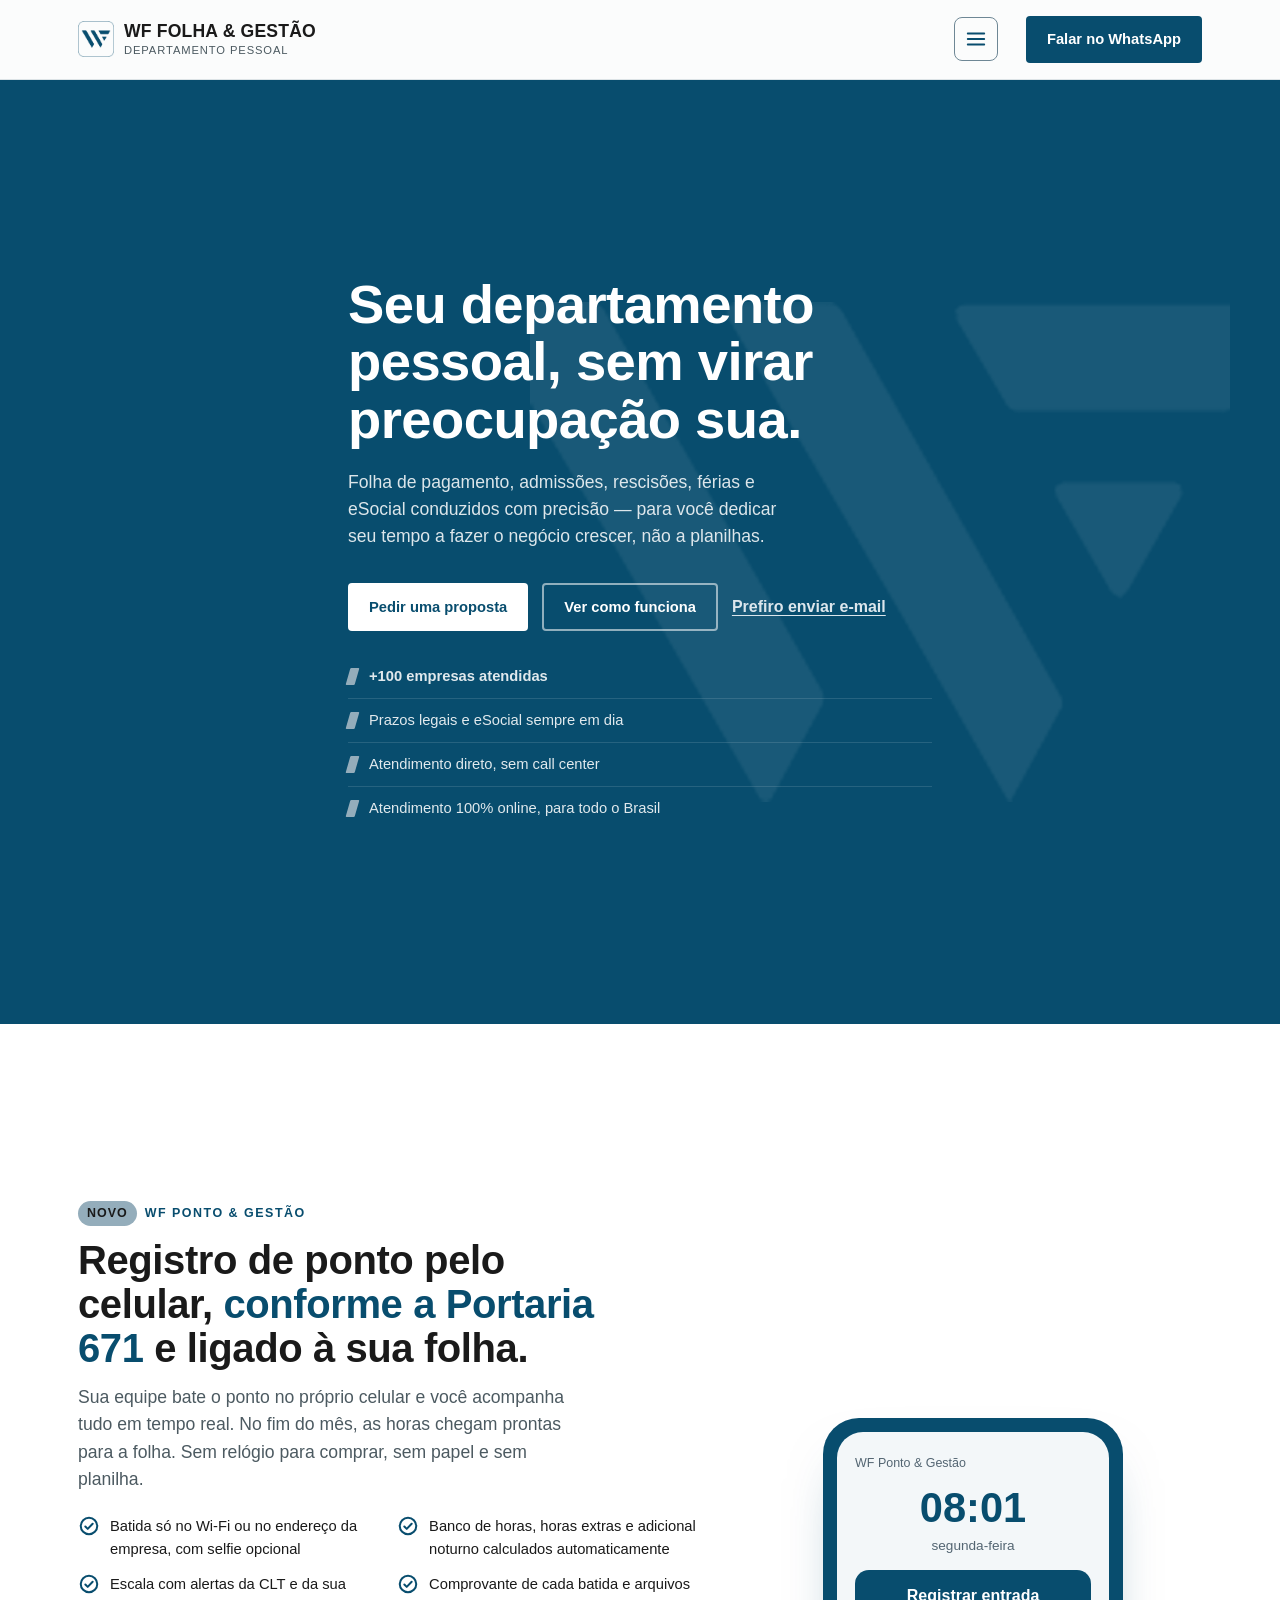
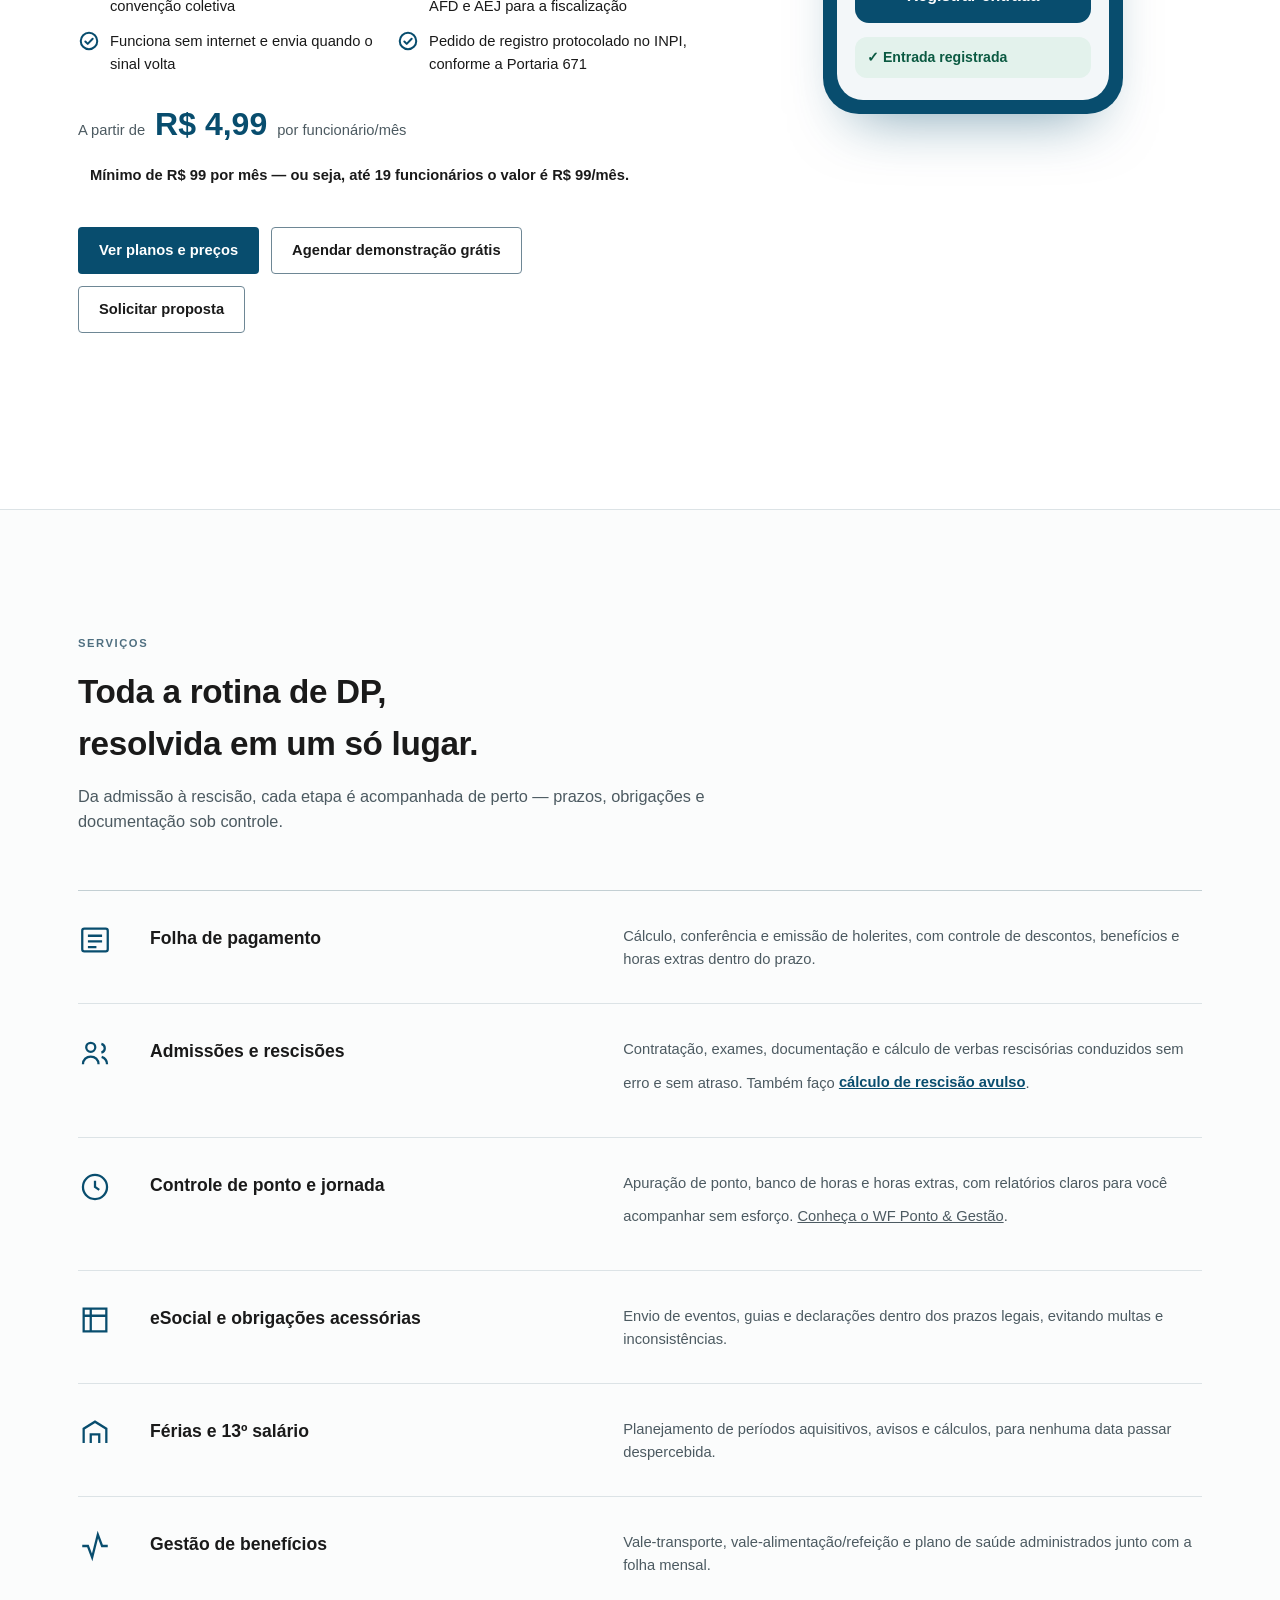
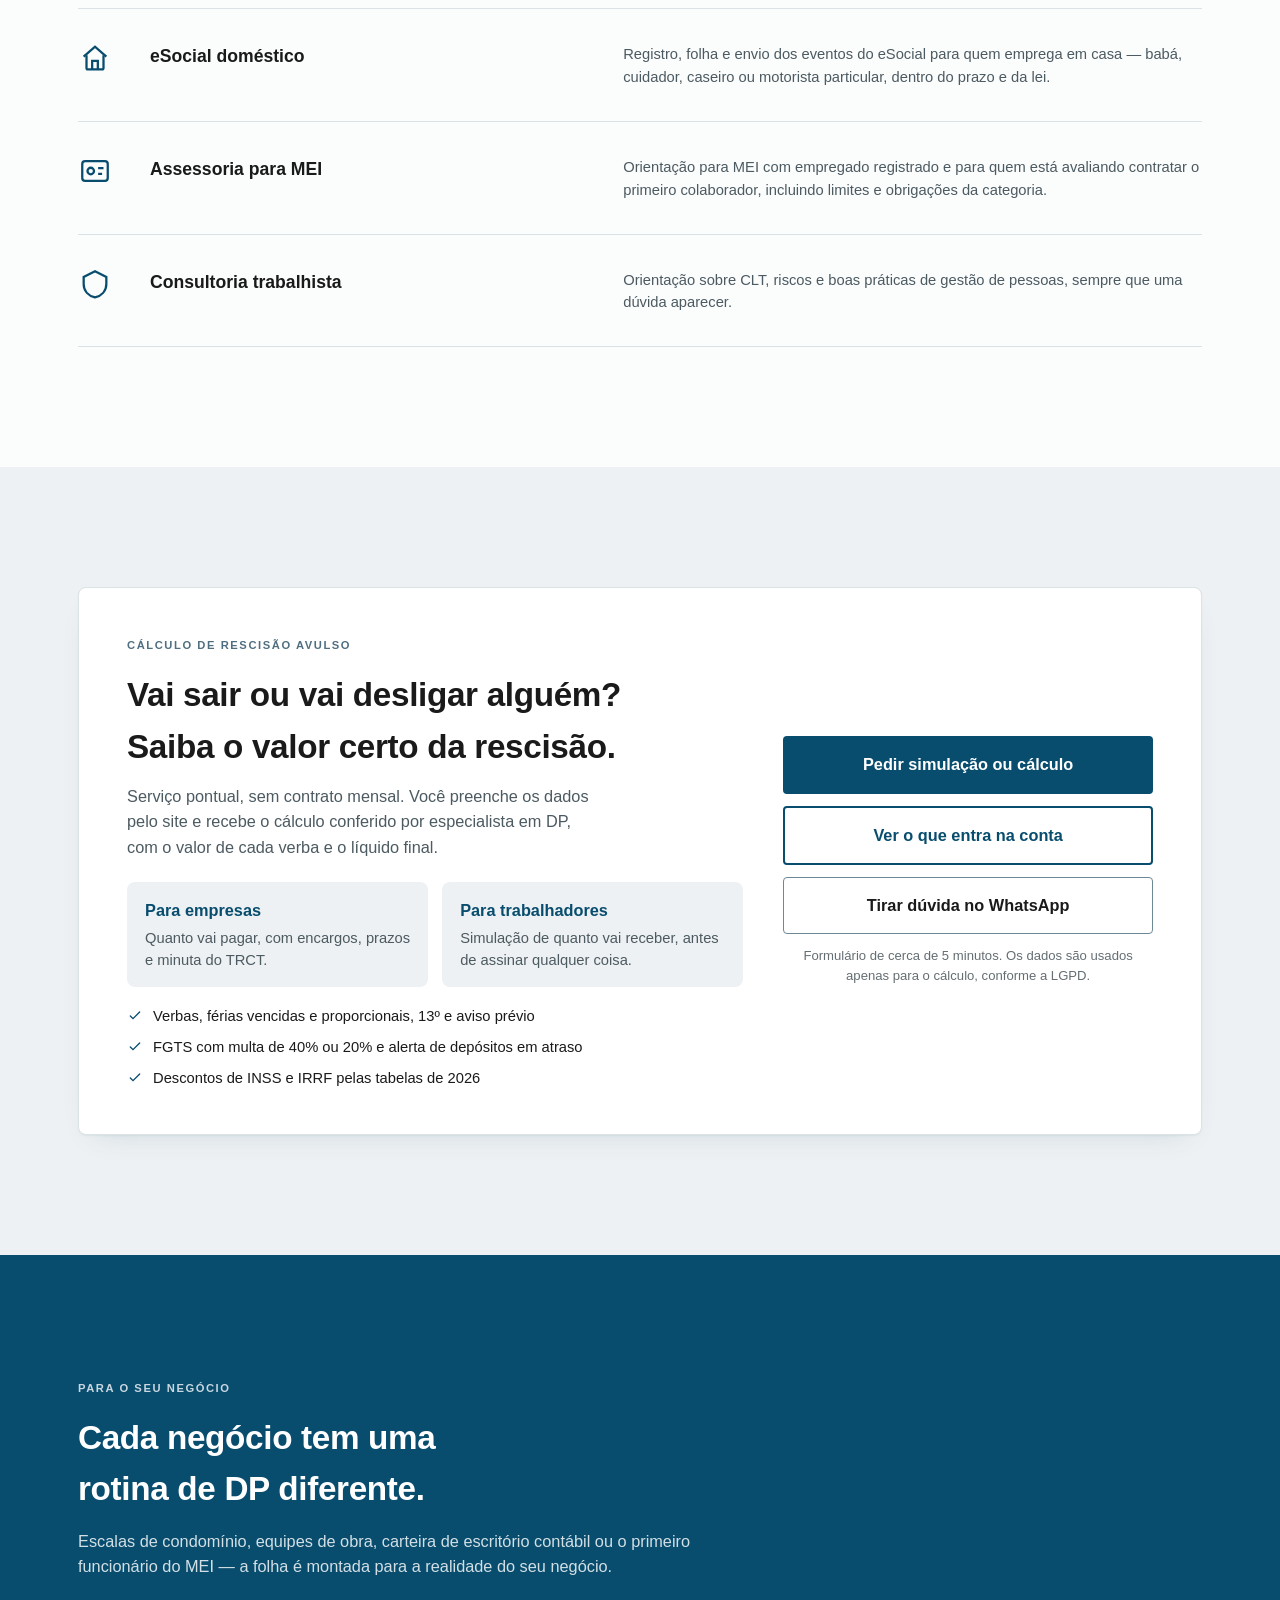
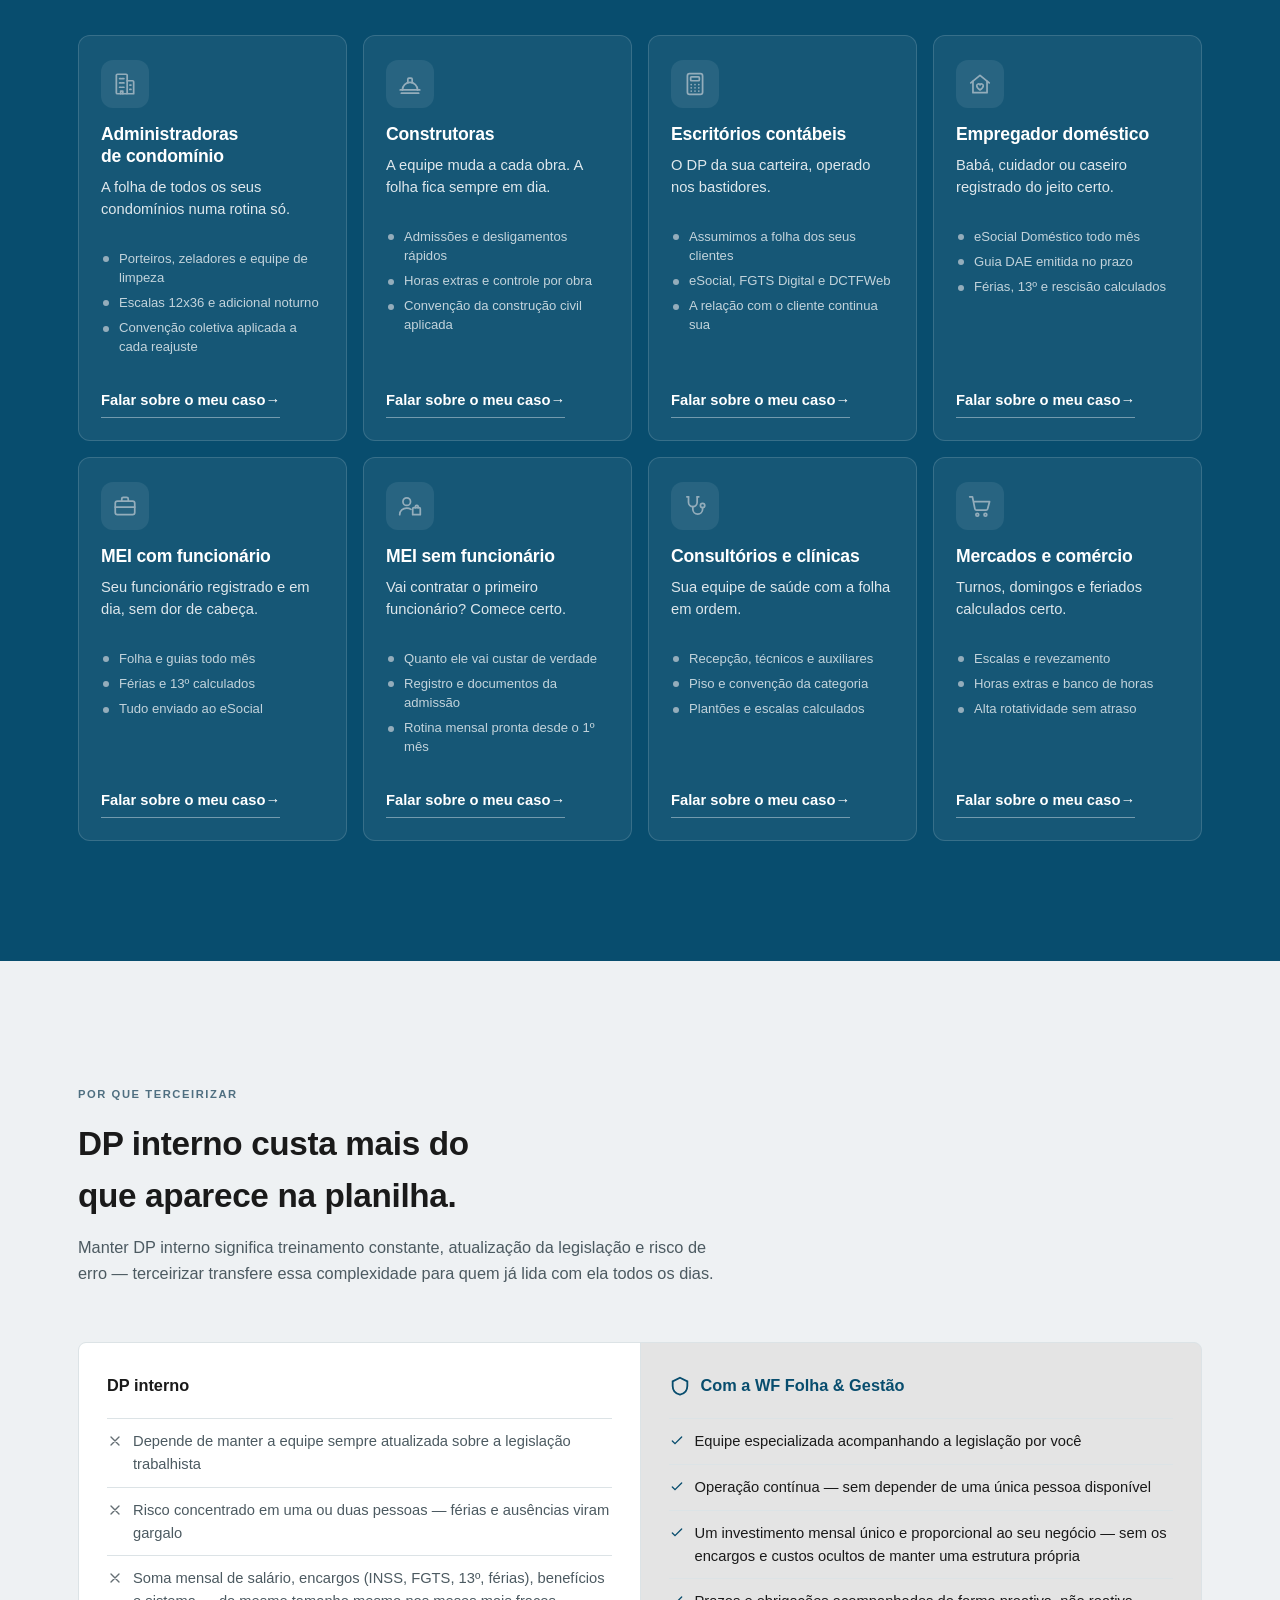
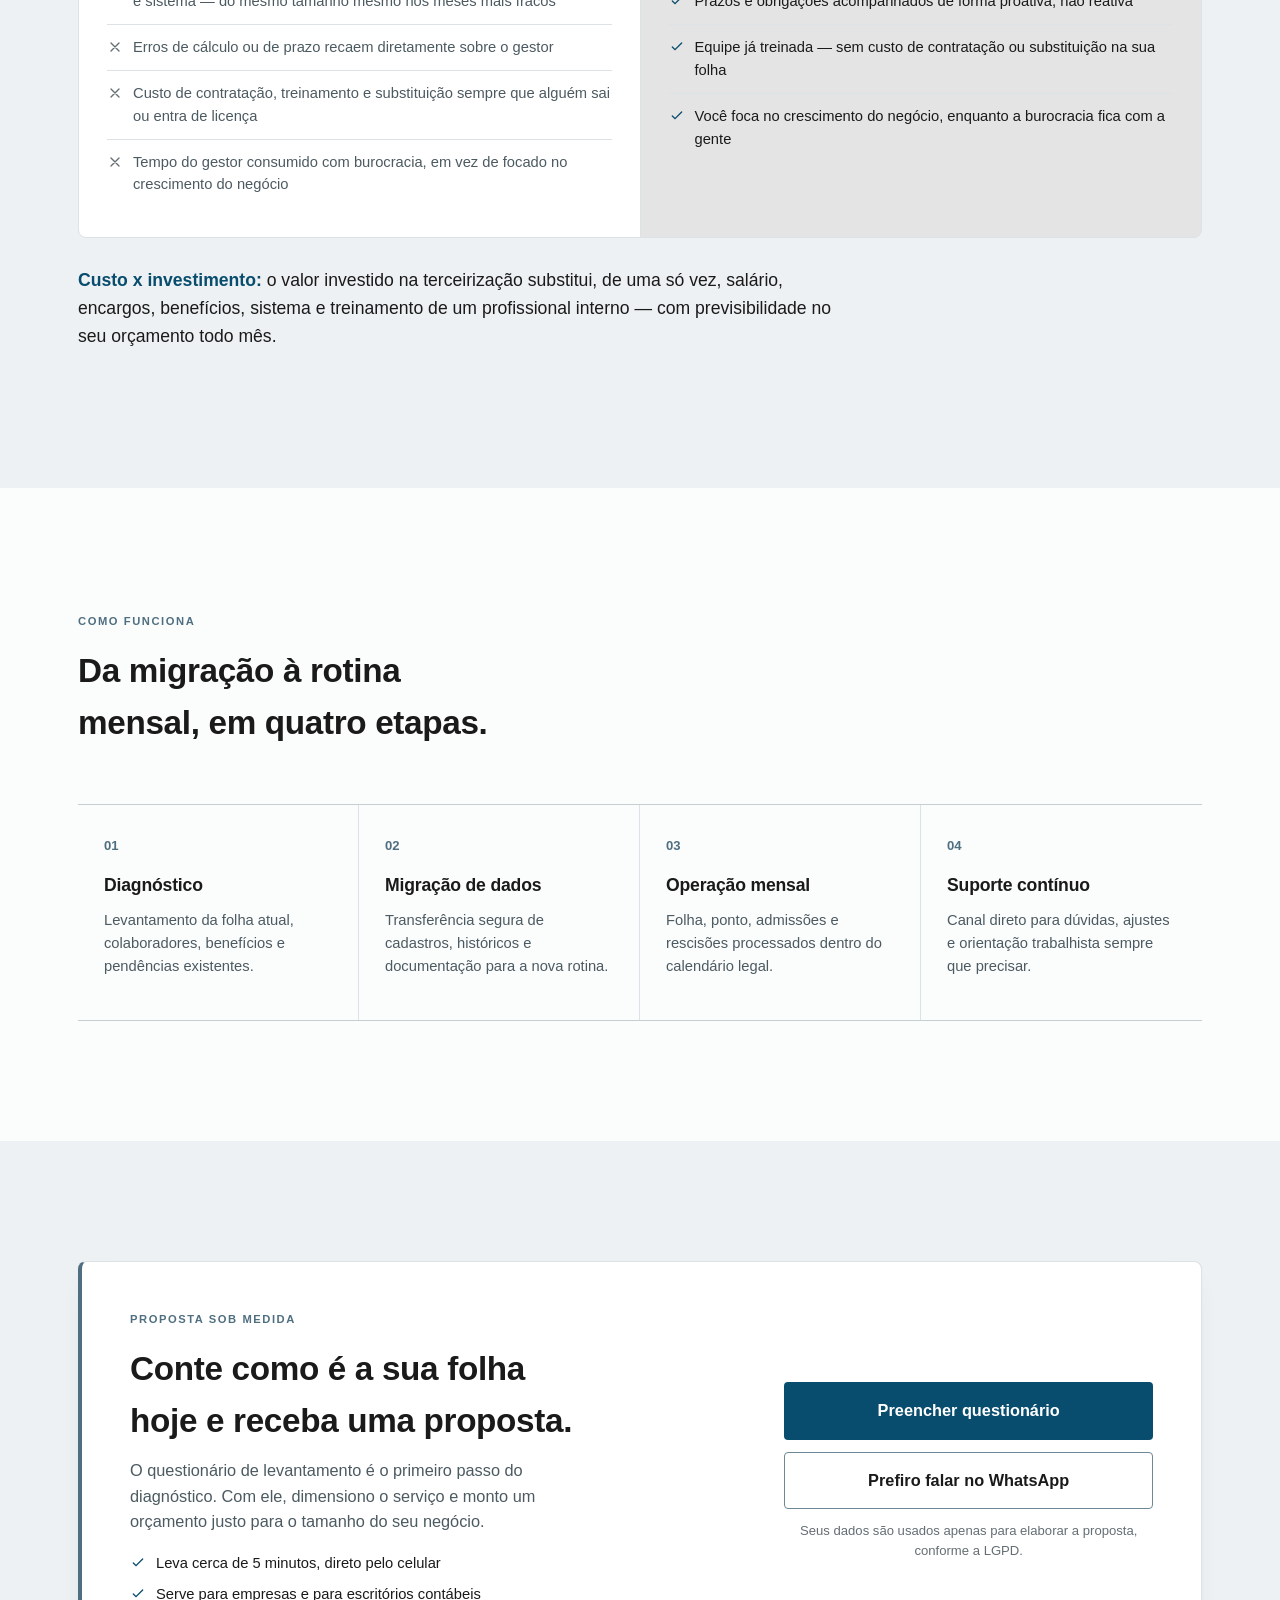
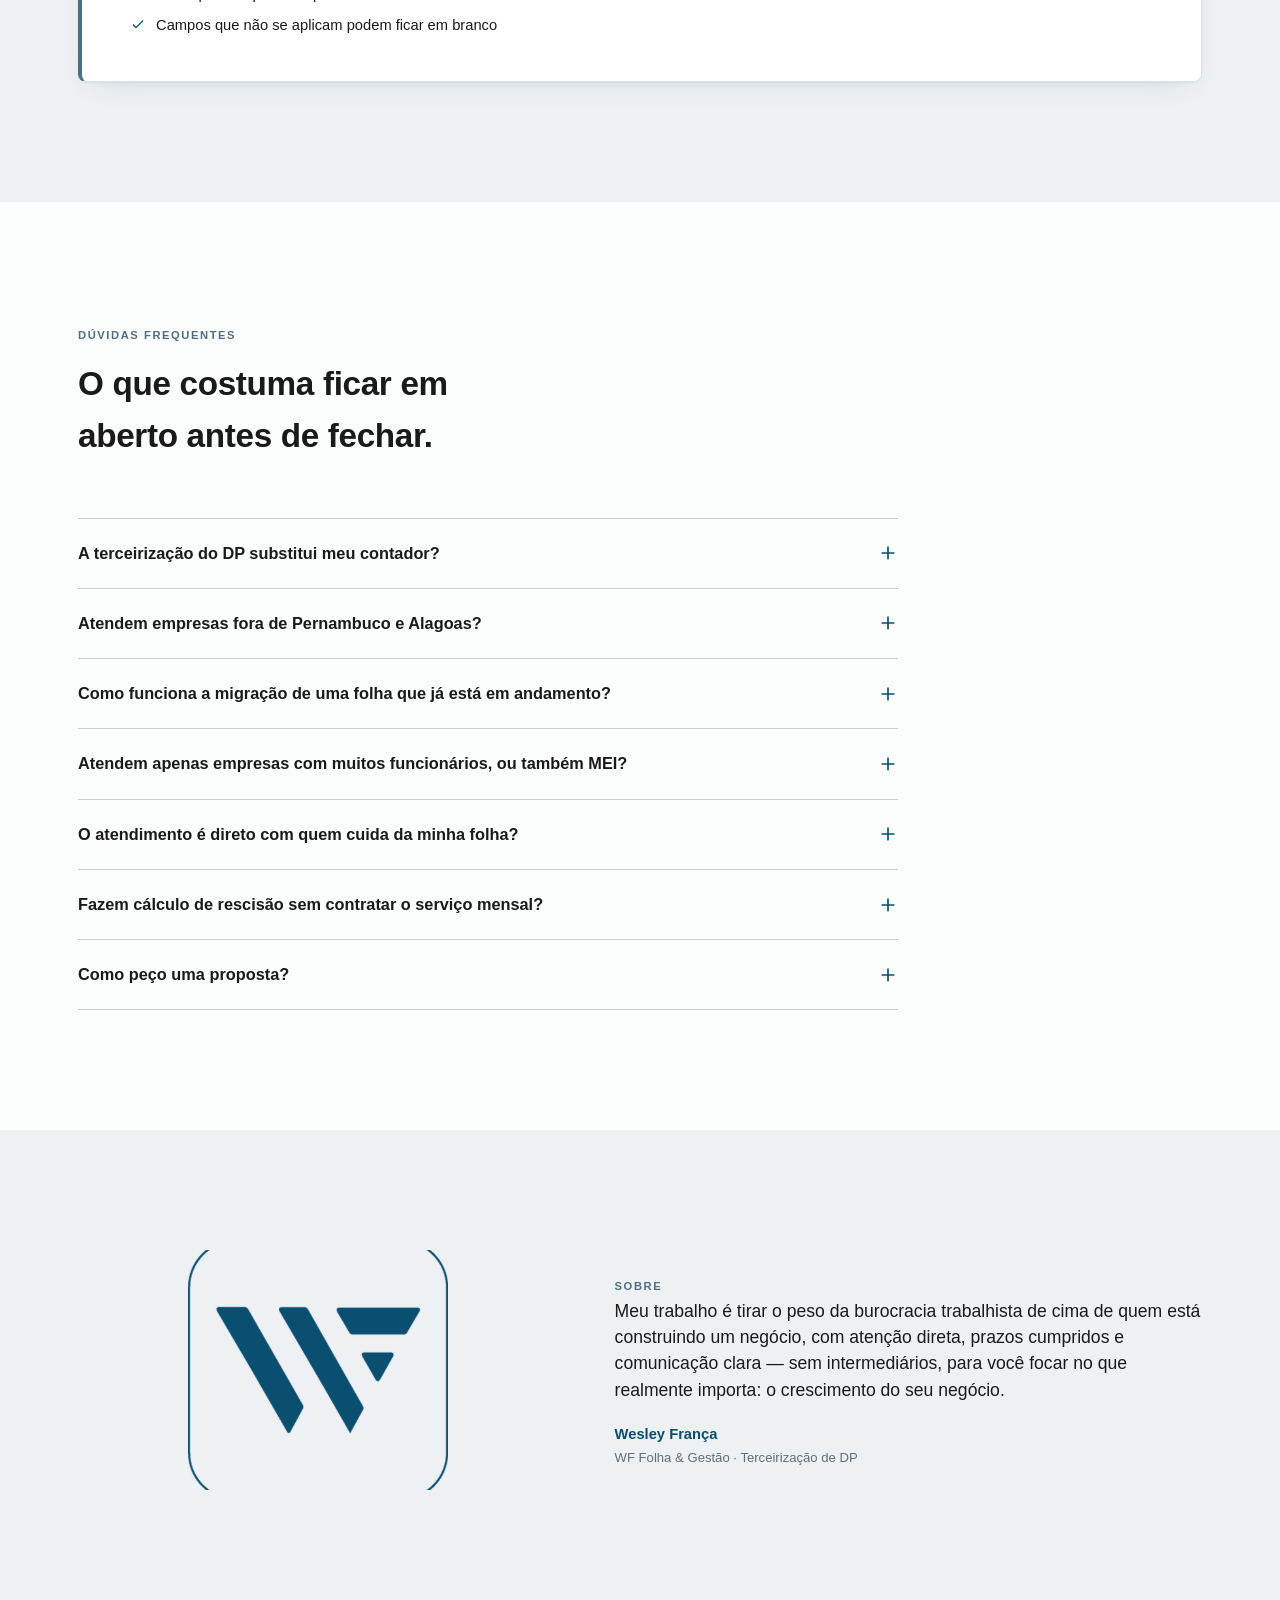
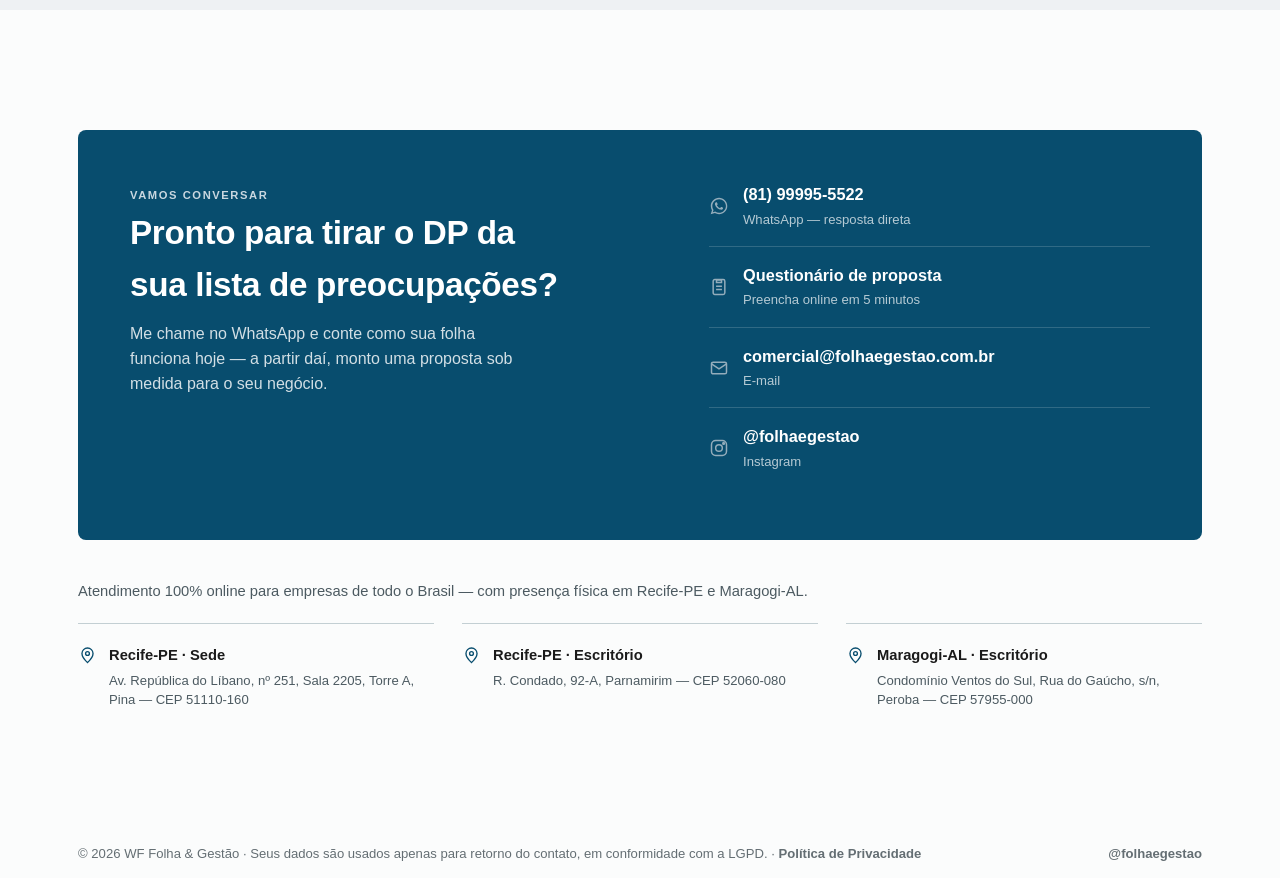
<file: index.html>
<!DOCTYPE html>
<html lang="pt-BR">
<head>
<meta charset="UTF-8">
<!-- Segurança: o GitHub Pages não permite definir cabeçalhos de resposta, então
     o que dá para fazer pelo HTML é definido aqui. Ficam de fora HSTS e
     X-Content-Type-Options, que só existem como cabeçalho (achado SEC-1). -->
<meta http-equiv="Content-Security-Policy" content="default-src 'self'; script-src 'self' 'unsafe-inline'; style-src 'self' 'unsafe-inline' https://fonts.googleapis.com; font-src 'self' https://fonts.gstatic.com; img-src 'self' data:; connect-src 'self' https://script.google.com https://script.googleusercontent.com; form-action 'self'; base-uri 'self'; object-src 'none'; upgrade-insecure-requests">
<meta name="referrer" content="same-origin">
<meta name="viewport" content="width=device-width, initial-scale=1, viewport-fit=cover">
<title>WF Folha &amp; Gestão | Departamento Pessoal terceirizado e ponto pelo celular</title>
<link rel="canonical" href="https://folhaegestao.com.br/">
<script type="application/ld+json">{"@context": "https://schema.org", "@type": "ProfessionalService", "name": "WF Folha & Gestão", "alternateName": "Wesley França Soluções Empresariais", "url": "https://folhaegestao.com.br/", "logo": "https://folhaegestao.com.br/icon-512.png", "image": "https://folhaegestao.com.br/og-image.png", "telephone": "+55-81-99995-5522", "email": "comercial@folhaegestao.com.br", "address": {"@type": "PostalAddress", "streetAddress": "Av. República do Líbano, 251, Sala 2205, Torre A", "addressLocality": "Recife", "addressRegion": "PE", "postalCode": "51110-160", "addressCountry": "BR"}, "areaServed": "BR", "sameAs": ["https://instagram.com/folhaegestao"], "description": "Terceirização de Departamento Pessoal e ponto eletrônico pelo celular: folha de pagamento, admissões, rescisões, férias e eSocial."}</script>
<meta name="description" content="Terceirização de Departamento Pessoal: folha, admissões, rescisões, férias e eSocial. Recife, Maragogi e todo o Brasil, com prazo acompanhado.">
<meta name="theme-color" content="#084D6E">
<link rel="icon" href="favicon.ico" sizes="any">
<link rel="icon" type="image/png" sizes="32x32" href="icone-32.png">
<link rel="apple-touch-icon" href="apple-touch-icon.png">
<meta property="og:type" content="website">
<meta property="og:locale" content="pt_BR">
<meta property="og:site_name" content="WF Folha &amp; Gestão">
<meta property="og:title" content="WF Folha &amp; Gestão — Terceirização de Departamento Pessoal">
<meta property="og:description" content="Folha de pagamento, admissões, rescisões, férias e eSocial conduzidos com precisão para o seu negócio.">
<meta property="og:url" content="https://folhaegestao.com.br/">
<meta property="og:image" content="https://folhaegestao.com.br/og-image.png">
<meta property="og:image:width" content="1200">
<meta property="og:image:height" content="630">
<meta name="twitter:card" content="summary_large_image">
<link rel="preconnect" href="https://fonts.googleapis.com">
<link rel="preconnect" href="https://fonts.gstatic.com" crossorigin>
<link rel="stylesheet" href="https://fonts.googleapis.com/css2?family=Archivo:wght@400;600;700;800&display=swap">

<link rel="stylesheet" href="/estilos.css">
</head>
<body>
<a class="pular-conteudo" href="#conteudo">Pular para o conteúdo</a>

<header>
  <div class="wrap nav">
    <a class="brand-lockup" href="/" aria-label="WF Folha &amp; Gestão — início">
      <span class="brand-mark" aria-hidden="true"></span>
      <span class="brand">
        <span class="brand-name">WF Folha &amp; Gestão</span>
        <span class="brand-sub">Departamento Pessoal</span>
      </span>
    </a>
    <button class="menu-botao" type="button" id="menu-botao" aria-expanded="false" aria-controls="menu-principal" aria-label="Abrir menu de navegação">
      <svg viewBox="0 0 24 24" fill="none" stroke="currentColor" stroke-width="2" stroke-linecap="round" aria-hidden="true"><path d="M3 6h18M3 12h18M3 18h18"/></svg>
    </button>
    <nav class="links nav-links-mobile-hide" id="menu-principal">
      <a href="/ponto/" style="font-weight:700">Registro de ponto</a>
      <a href="#servicos">Serviços</a>
      <a href="#para-quem">Para quem</a>
      <a href="#calculo-rescisao">Rescisão</a>
      <a href="#comparativo">Por que terceirizar</a>
      <a href="#processo">Como funciona</a>
      <a href="#proposta">Proposta</a>
      <a href="#faq">Dúvidas</a>
      <a href="#contato">Contato</a>
    </nav>
    <a class="btn btn-gold nav-cta" href="https://wa.me/5581999955522?text=Ol%C3%A1%21%20Vim%20pelo%20site%20e%20quero%20saber%20mais%20sobre%20a%20terceiriza%C3%A7%C3%A3o%20de%20DP." target="_blank" rel="noopener">Falar no WhatsApp</a>
  </div>
</header>
<main id="conteudo">

<section class="hero">
  <div class="wrap hero-inner">
    <div>
      <h1>Seu departamento pessoal, sem virar preocupação sua.</h1>
      <p class="hero-sub">Folha de pagamento, admissões, rescisões, férias e eSocial conduzidos com precisão — para você dedicar seu tempo a fazer o negócio crescer, não a planilhas.</p>
      <div class="hero-ctas">
        <a class="btn btn-gold" href="https://wa.me/5581999955522?text=Ol%C3%A1%21%20Vim%20pelo%20site%20e%20quero%20saber%20mais%20sobre%20a%20terceiriza%C3%A7%C3%A3o%20de%20DP." target="_blank" rel="noopener">
          Pedir uma proposta
        </a>
        <a class="btn btn-line-petrol" href="#proposta">Ver como funciona</a>
        <a class="hero-link" href="mailto:comercial@folhaegestao.com.br">Prefiro enviar e-mail</a>
      </div>
      <div class="hero-chips">
        <div class="hero-chip">
          <span class="hero-chip-mark" aria-hidden="true"></span>
          <strong>+100 empresas atendidas</strong>
        </div>
        <div class="hero-chip">
          <span class="hero-chip-mark" aria-hidden="true"></span>
          Prazos legais e eSocial sempre em dia
        </div>
        <div class="hero-chip">
          <span class="hero-chip-mark" aria-hidden="true"></span>
          Atendimento direto, sem call center
        </div>
        <div class="hero-chip">
          <span class="hero-chip-mark" aria-hidden="true"></span>
          Atendimento 100% online, para todo o Brasil
        </div>
      </div>
    </div>
  </div>
</section>


<span id="registro-de-ponto" class="ancora-antiga" aria-hidden="true"></span>
<span id="ponto" class="ancora-antiga" aria-hidden="true"></span>
<section class="ponto-faixa" id="wf-ponto" aria-labelledby="ponto-titulo">
  <div class="wrap">
    <div>
      <span class="ponto-selo"><b>Novo</b> WF Ponto &amp; Gestão</span>
      <h2 id="ponto-titulo">Registro de ponto pelo celular, <em>conforme a Portaria 671</em> e ligado à sua folha.</h2>
      <p class="ponto-lead">Sua equipe bate o ponto no próprio celular e você acompanha tudo em tempo real. No fim do mês, as horas chegam prontas para a folha. Sem relógio para comprar, sem papel e sem planilha.</p>
      <ul class="ponto-beneficios">
        <li><svg viewBox="0 0 24 24" fill="none" stroke="currentColor" stroke-width="2.2" stroke-linecap="round" stroke-linejoin="round" aria-hidden="true"><circle cx="12" cy="12" r="9"/><path d="M8 12.5l2.6 2.6L16 9.5"/></svg>Batida só no Wi-Fi ou no endereço da empresa, com selfie opcional</li>
        <li><svg viewBox="0 0 24 24" fill="none" stroke="currentColor" stroke-width="2.2" stroke-linecap="round" stroke-linejoin="round" aria-hidden="true"><circle cx="12" cy="12" r="9"/><path d="M8 12.5l2.6 2.6L16 9.5"/></svg>Banco de horas, horas extras e adicional noturno calculados automaticamente</li>
        <li><svg viewBox="0 0 24 24" fill="none" stroke="currentColor" stroke-width="2.2" stroke-linecap="round" stroke-linejoin="round" aria-hidden="true"><circle cx="12" cy="12" r="9"/><path d="M8 12.5l2.6 2.6L16 9.5"/></svg>Escala com alertas da CLT e da sua convenção coletiva</li>
        <li><svg viewBox="0 0 24 24" fill="none" stroke="currentColor" stroke-width="2.2" stroke-linecap="round" stroke-linejoin="round" aria-hidden="true"><circle cx="12" cy="12" r="9"/><path d="M8 12.5l2.6 2.6L16 9.5"/></svg>Comprovante de cada batida e arquivos AFD e AEJ para a fiscalização</li>
        <li><svg viewBox="0 0 24 24" fill="none" stroke="currentColor" stroke-width="2.2" stroke-linecap="round" stroke-linejoin="round" aria-hidden="true"><circle cx="12" cy="12" r="9"/><path d="M8 12.5l2.6 2.6L16 9.5"/></svg>Funciona sem internet e envia quando o sinal volta</li>
        <li><svg viewBox="0 0 24 24" fill="none" stroke="currentColor" stroke-width="2.2" stroke-linecap="round" stroke-linejoin="round" aria-hidden="true"><circle cx="12" cy="12" r="9"/><path d="M8 12.5l2.6 2.6L16 9.5"/></svg>Pedido de registro protocolado no INPI, conforme a Portaria 671</li>
      </ul>
      <div class="ponto-preco"><span>A partir de</span><strong>R$ 4,99</strong><span>por funcionário/mês</span></div>
      <p class="ponto-minimo">Mínimo de R$ 99 por mês &mdash; ou seja, at&eacute; 19 funcion&aacute;rios o valor &eacute; R$ 99/m&ecirc;s.</p>
      <div class="ponto-ctas">
        <a class="btn btn-gold" href="/ponto/#planos">Ver planos e preços</a>
        <a class="btn btn-ghost" href="/ponto/#demonstracao">Agendar demonstração grátis</a>
        <a class="btn btn-ghost" href="https://wa.me/5581999955522?text=Ol%C3%A1%21%20Vim%20pelo%20site%20e%20quero%20uma%20proposta%20do%20WF%20Ponto%20%26%20Gest%C3%A3o%20%28registro%20de%20ponto%29." target="_blank" rel="noopener">Solicitar proposta</a>
      </div>
    </div>
    <!-- Item c da auditoria: a tela de exemplo não inventa pessoa, empresa,
         data exata nem saldo de banco de horas. Mostra só a confirmação. -->
    <div class="ponto-celular" role="img" aria-label="Tela de exemplo do app de ponto, com a entrada registrada">
      <div class="ponto-tela">
        <div class="t-topo"><span>WF Ponto &amp; Gestão</span></div>
        <div class="t-hora">08:01</div>
        <div class="t-data">segunda-feira</div>
        <div class="t-botao">Registrar entrada</div>
        <div class="t-ok"><b>✓ Entrada registrada</b></div>
      </div>
    </div>
  </div>
</section>

<section id="servicos">
  <div class="wrap">
    <div class="section-head">
      <span class="eyebrow">Serviços</span>
      <h2>Toda a rotina de DP, resolvida em um só lugar.</h2>
      <p>Da admissão à rescisão, cada etapa é acompanhada de perto — prazos, obrigações e documentação sob controle.</p>
    </div>

    <div class="ledger">
      <div class="ledger-row">
        <svg class="ledger-icon" viewBox="0 0 24 24" fill="none" stroke="currentColor" stroke-width="1.6"><rect x="3" y="4" width="18" height="16" rx="1.5"/><path d="M7 9h10M7 13h10M7 17h6"/></svg>
        <div class="ledger-title">Folha de pagamento</div>
        <div class="ledger-desc">Cálculo, conferência e emissão de holerites, com controle de descontos, benefícios e horas extras dentro do prazo.</div>
      </div>
      <div class="ledger-row">
        <svg class="ledger-icon" viewBox="0 0 24 24" fill="none" stroke="currentColor" stroke-width="1.6"><circle cx="9" cy="8" r="3.2"/><path d="M3.5 20c0-3.3 2.5-5.5 5.5-5.5s5.5 2.2 5.5 5.5"/><path d="M16.5 5.5a3.2 3.2 0 0 1 0 6.2"/><path d="M20.5 20c0-2.7-1.7-4.6-3.8-5.3"/></svg>
        <div class="ledger-title">Admissões e rescisões</div>
        <div class="ledger-desc">Contratação, exames, documentação e cálculo de verbas rescisórias conduzidos sem erro e sem atraso. Também faço <a href="#calculo-rescisao" style="color:var(--petrol);font-weight:600">cálculo de rescisão avulso</a>.</div>
      </div>
      <div class="ledger-row">
        <svg class="ledger-icon" viewBox="0 0 24 24" fill="none" stroke="currentColor" stroke-width="1.6"><circle cx="12" cy="12" r="8.5"/><path d="M12 7.5V12l3 2"/></svg>
        <div class="ledger-title">Controle de ponto e jornada</div>
        <div class="ledger-desc">Apuração de ponto, banco de horas e horas extras, com relatórios claros para você acompanhar sem esforço. <a href="/ponto/">Conheça o WF Ponto &amp; Gestão</a>.</div>
      </div>
      <div class="ledger-row">
        <svg class="ledger-icon" viewBox="0 0 24 24" fill="none" stroke="currentColor" stroke-width="1.6"><path d="M4 4h16v16H4z"/><path d="M4 9h16M9 4v16"/></svg>
        <div class="ledger-title">eSocial e obrigações acessórias</div>
        <div class="ledger-desc">Envio de eventos, guias e declarações dentro dos prazos legais, evitando multas e inconsistências.</div>
      </div>
      <div class="ledger-row">
        <svg class="ledger-icon" viewBox="0 0 24 24" fill="none" stroke="currentColor" stroke-width="1.6"><path d="M4 19V9l8-5 8 5v10"/><path d="M9 19v-6h6v6"/></svg>
        <div class="ledger-title">Férias e 13º salário</div>
        <div class="ledger-desc">Planejamento de períodos aquisitivos, avisos e cálculos, para nenhuma data passar despercebida.</div>
      </div>
      <div class="ledger-row">
        <svg class="ledger-icon" viewBox="0 0 24 24" fill="none" stroke="currentColor" stroke-width="1.6"><path d="M3 12h4l3 8 4-16 3 8h4"/></svg>
        <div class="ledger-title">Gestão de benefícios</div>
        <div class="ledger-desc">Vale-transporte, vale-alimentação/refeição e plano de saúde administrados junto com a folha mensal.</div>
      </div>
      <div class="ledger-row">
        <svg class="ledger-icon" viewBox="0 0 24 24" fill="none" stroke="currentColor" stroke-width="1.6"><path d="M4 11l8-7 8 7"/><path d="M6 10v9a1 1 0 0 0 1 1h10a1 1 0 0 0 1-1v-9"/><path d="M10 20v-6h4v6"/></svg>
        <div class="ledger-title">eSocial doméstico</div>
        <div class="ledger-desc">Registro, folha e envio dos eventos do eSocial para quem emprega em casa — babá, cuidador, caseiro ou motorista particular, dentro do prazo e da lei.</div>
      </div>
      <div class="ledger-row">
        <svg class="ledger-icon" viewBox="0 0 24 24" fill="none" stroke="currentColor" stroke-width="1.6"><rect x="3" y="5" width="18" height="14" rx="2"/><circle cx="9" cy="12" r="2.3"/><path d="M14.2 10h3.8M14.2 14h2.8"/></svg>
        <div class="ledger-title">Assessoria para MEI</div>
        <div class="ledger-desc">Orientação para MEI com empregado registrado e para quem está avaliando contratar o primeiro colaborador, incluindo limites e obrigações da categoria.</div>
      </div>
      <div class="ledger-row">
        <svg class="ledger-icon" viewBox="0 0 24 24" fill="none" stroke="currentColor" stroke-width="1.6"><path d="M12 3l8 4v5c0 5-3.4 8.4-8 9.5C7.4 20.4 4 17 4 12V7l8-4z"/></svg>
        <div class="ledger-title">Consultoria trabalhista</div>
        <div class="ledger-desc">Orientação sobre CLT, riscos e boas práticas de gestão de pessoas, sempre que uma dúvida aparecer.</div>
      </div>
    </div>
  </div>
</section>

<section class="alt" id="calculo-rescisao">
  <div class="wrap">
    <div class="quote calc">
      <div>
        <span class="eyebrow">Cálculo de rescisão avulso</span>
        <h2>Vai sair ou vai desligar alguém? Saiba o valor certo da rescisão.</h2>
        <p>Serviço pontual, sem contrato mensal. Você preenche os dados pelo site e recebe o cálculo conferido por especialista em DP, com o valor de cada verba e o líquido final.</p>
        <div class="calc-aud">
          <div><strong>Para empresas</strong><span>Quanto vai pagar, com encargos, prazos e minuta do TRCT.</span></div>
          <div><strong>Para trabalhadores</strong><span>Simulação de quanto vai receber, antes de assinar qualquer coisa.</span></div>
        </div>
        <ul class="quote-list">
          <li><svg viewBox="0 0 24 24" fill="none" stroke="currentColor" stroke-width="2" stroke-linecap="round"><path d="M5 12l4 4L19 6"/></svg>Verbas, férias vencidas e proporcionais, 13º e aviso prévio</li>
          <li><svg viewBox="0 0 24 24" fill="none" stroke="currentColor" stroke-width="2" stroke-linecap="round"><path d="M5 12l4 4L19 6"/></svg>FGTS com multa de 40% ou 20% e alerta de depósitos em atraso</li>
          <li><svg viewBox="0 0 24 24" fill="none" stroke="currentColor" stroke-width="2" stroke-linecap="round"><path d="M5 12l4 4L19 6"/></svg>Descontos de INSS e IRRF pelas tabelas de 2026</li>
        </ul>
      </div>
      <div class="quote-cta">
        <a class="btn btn-gold" href="/calculo-rescisao/">Pedir simulação ou cálculo</a>
        <a class="btn btn-outline-petrol" href="/rescisao/">Ver o que entra na conta</a>
        <a class="btn btn-ghost" href="https://wa.me/5581999955522?text=Ol%C3%A1%21%20Vim%20pelo%20site%20e%20quero%20uma%20simula%C3%A7%C3%A3o%20de%20rescis%C3%A3o." target="_blank" rel="noopener">Tirar dúvida no WhatsApp</a>
        <small>Formulário de cerca de 5 minutos. Os dados são usados apenas para o cálculo, conforme a LGPD.</small>
      </div>
    </div>
  </div>
</section>



<section class="segmentos" id="para-quem">
  <div class="wrap">
    <div class="section-head">
      <span class="eyebrow">Para o seu negócio</span>
      <h2>Cada negócio tem uma rotina de DP diferente.</h2>
      <p>Escalas de condomínio, equipes de obra, carteira de escritório contábil ou o primeiro funcionário do MEI — a folha é montada para a realidade do seu negócio.</p>
    </div>
    <div class="seg-grid">
      <article class="seg-card">
        <span class="seg-icon"><svg viewBox="0 0 24 24" fill="none" stroke="currentColor" stroke-width="1.6" stroke-linecap="round" stroke-linejoin="round" aria-hidden="true"><rect x="4" y="3" width="10" height="18" rx="1"/><path d="M14 9h5a1 1 0 0 1 1 1v11H14"/><path d="M7 7h1.5M9.5 7H11M7 11h1.5M9.5 11H11M7 15h1.5M9.5 15H11M16.5 13h1M16.5 17h1"/><path d="M8 21v-2.5h2V21"/></svg></span>
        <h3>Administradoras de condomínio</h3>
        <p>A folha de todos os seus condomínios numa rotina só.</p>
        <ul><li>Porteiros, zeladores e equipe de limpeza</li><li>Escalas 12x36 e adicional noturno</li><li>Convenção coletiva aplicada a cada reajuste</li></ul>
        <a class="seg-link" href="https://wa.me/5581999955522?text=Ol%C3%A1%21%20Vim%20pelo%20site.%20Sou%20de%20uma%20administradora%20de%20condom%C3%ADnios.%20Quero%20saber%20sobre%20a%20terceiriza%C3%A7%C3%A3o%20do%20DP." target="_blank" rel="noopener">Falar sobre o meu caso <span aria-hidden="true">→</span></a>
      </article>
      <article class="seg-card">
        <span class="seg-icon"><svg viewBox="0 0 24 24" fill="none" stroke="currentColor" stroke-width="1.6" stroke-linecap="round" stroke-linejoin="round" aria-hidden="true"><path d="M3 17.5h18"/><path d="M5 17.5a7 7 0 0 1 14 0"/><path d="M10 10.8V7.5a1 1 0 0 1 1-1h2a1 1 0 0 1 1 1v3.3"/><path d="M4 20.5h16"/></svg></span>
        <h3>Construtoras</h3>
        <p>A equipe muda a cada obra. A folha fica sempre em dia.</p>
        <ul><li>Admissões e desligamentos rápidos</li><li>Horas extras e controle por obra</li><li>Convenção da construção civil aplicada</li></ul>
        <a class="seg-link" href="https://wa.me/5581999955522?text=Ol%C3%A1%21%20Vim%20pelo%20site.%20Tenho%20uma%20construtora.%20Quero%20saber%20sobre%20a%20terceiriza%C3%A7%C3%A3o%20do%20DP." target="_blank" rel="noopener">Falar sobre o meu caso <span aria-hidden="true">→</span></a>
      </article>
      <article class="seg-card">
        <span class="seg-icon"><svg viewBox="0 0 24 24" fill="none" stroke="currentColor" stroke-width="1.6" stroke-linecap="round" stroke-linejoin="round" aria-hidden="true"><rect x="5" y="2.5" width="14" height="19" rx="2"/><rect x="8" y="5.5" width="8" height="3.5" rx="0.6"/><path d="M8.5 12.5h.01M12 12.5h.01M15.5 12.5h.01M8.5 15.5h.01M12 15.5h.01M15.5 15.5h.01M8.5 18.5h.01M12 18.5h.01M15.5 18.5h.01"/></svg></span>
        <h3>Escritórios contábeis</h3>
        <p>O DP da sua carteira, operado nos bastidores.</p>
        <ul><li>Assumimos a folha dos seus clientes</li><li>eSocial, FGTS Digital e DCTFWeb</li><li>A relação com o cliente continua sua</li></ul>
        <a class="seg-link" href="https://wa.me/5581999955522?text=Ol%C3%A1%21%20Vim%20pelo%20site.%20Tenho%20um%20escrit%C3%B3rio%20cont%C3%A1bil.%20Quero%20saber%20sobre%20a%20terceiriza%C3%A7%C3%A3o%20do%20DP." target="_blank" rel="noopener">Falar sobre o meu caso <span aria-hidden="true">→</span></a>
      </article>
      <article class="seg-card">
        <span class="seg-icon"><svg viewBox="0 0 24 24" fill="none" stroke="currentColor" stroke-width="1.6" stroke-linecap="round" stroke-linejoin="round" aria-hidden="true"><path d="M3.5 11L12 4l8.5 7"/><path d="M5.5 9.5V20h13V9.5"/><path d="M12 17.5s-3-1.9-3-3.9a1.6 1.6 0 0 1 3-.8 1.6 1.6 0 0 1 3 .8c0 2-3 3.9-3 3.9z"/></svg></span>
        <h3>Empregador doméstico</h3>
        <p>Babá, cuidador ou caseiro registrado do jeito certo.</p>
        <ul><li>eSocial Doméstico todo mês</li><li>Guia DAE emitida no prazo</li><li>Férias, 13º e rescisão calculados</li></ul>
        <a class="seg-link" href="https://wa.me/5581999955522?text=Ol%C3%A1%21%20Vim%20pelo%20site.%20Tenho%20empregado%28a%29%20dom%C3%A9stico%28a%29.%20Quero%20saber%20sobre%20a%20terceiriza%C3%A7%C3%A3o%20do%20DP." target="_blank" rel="noopener">Falar sobre o meu caso <span aria-hidden="true">→</span></a>
      </article>
      <article class="seg-card">
        <span class="seg-icon"><svg viewBox="0 0 24 24" fill="none" stroke="currentColor" stroke-width="1.6" stroke-linecap="round" stroke-linejoin="round" aria-hidden="true"><rect x="3" y="7.5" width="18" height="12.5" rx="2"/><path d="M9 7.5V5.5a1.5 1.5 0 0 1 1.5-1.5h3A1.5 1.5 0 0 1 15 5.5v2"/><path d="M3 13h18"/></svg></span>
        <h3>MEI com funcionário</h3>
        <p>Seu funcionário registrado e em dia, sem dor de cabeça.</p>
        <ul><li>Folha e guias todo mês</li><li>Férias e 13º calculados</li><li>Tudo enviado ao eSocial</li></ul>
        <a class="seg-link" href="https://wa.me/5581999955522?text=Ol%C3%A1%21%20Vim%20pelo%20site.%20Sou%20MEI%20e%20tenho%20funcion%C3%A1rio.%20Quero%20saber%20sobre%20a%20terceiriza%C3%A7%C3%A3o%20do%20DP." target="_blank" rel="noopener">Falar sobre o meu caso <span aria-hidden="true">→</span></a>
      </article>
      <article class="seg-card">
        <span class="seg-icon"><svg viewBox="0 0 24 24" fill="none" stroke="currentColor" stroke-width="1.6" stroke-linecap="round" stroke-linejoin="round" aria-hidden="true"><circle cx="9" cy="8" r="3.5"/><path d="M2.5 20c0-3.6 2.9-6 6.5-6 1.5 0 2.8.4 3.9 1.1"/><path d="M15.5 13.5h5a1 1 0 0 1 1 1V20h-7v-5.5a1 1 0 0 1 1-1z"/><path d="M17 13.5v-1a1 1 0 0 1 1-1h.5a1 1 0 0 1 1 1v1"/></svg></span>
        <h3>MEI sem funcionário</h3>
        <p>Vai contratar o primeiro funcionário? Comece certo.</p>
        <ul><li>Quanto ele vai custar de verdade</li><li>Registro e documentos da admissão</li><li>Rotina mensal pronta desde o 1º mês</li></ul>
        <a class="seg-link" href="https://wa.me/5581999955522?text=Ol%C3%A1%21%20Vim%20pelo%20site.%20Sou%20MEI%20e%20quero%20contratar%20meu%20primeiro%20funcion%C3%A1rio.%20Quero%20saber%20sobre%20a%20terceiriza%C3%A7%C3%A3o%20do%20DP." target="_blank" rel="noopener">Falar sobre o meu caso <span aria-hidden="true">→</span></a>
      </article>
      <article class="seg-card">
        <span class="seg-icon"><svg viewBox="0 0 24 24" fill="none" stroke="currentColor" stroke-width="1.6" stroke-linecap="round" stroke-linejoin="round" aria-hidden="true"><path d="M6 3.5v5a4 4 0 0 0 8 0v-5"/><path d="M4.5 3.5H6M14 3.5h1.5"/><path d="M10 12.5v2.5a4.5 4.5 0 0 0 9 0v-1.5"/><circle cx="19" cy="11.5" r="2"/></svg></span>
        <h3>Consultórios e clínicas</h3>
        <p>Sua equipe de saúde com a folha em ordem.</p>
        <ul><li>Recepção, técnicos e auxiliares</li><li>Piso e convenção da categoria</li><li>Plantões e escalas calculados</li></ul>
        <a class="seg-link" href="https://wa.me/5581999955522?text=Ol%C3%A1%21%20Vim%20pelo%20site.%20Tenho%20um%20consult%C3%B3rio/cl%C3%ADnica.%20Quero%20saber%20sobre%20a%20terceiriza%C3%A7%C3%A3o%20do%20DP." target="_blank" rel="noopener">Falar sobre o meu caso <span aria-hidden="true">→</span></a>
      </article>
      <article class="seg-card">
        <span class="seg-icon"><svg viewBox="0 0 24 24" fill="none" stroke="currentColor" stroke-width="1.6" stroke-linecap="round" stroke-linejoin="round" aria-hidden="true"><path d="M2.5 3.5h2.5l2.3 11.2a1.5 1.5 0 0 0 1.5 1.2h8.7a1.5 1.5 0 0 0 1.5-1.1L20.8 8H6.1"/><circle cx="9.5" cy="20" r="1.3"/><circle cx="17" cy="20" r="1.3"/></svg></span>
        <h3>Mercados e comércio</h3>
        <p>Turnos, domingos e feriados calculados certo.</p>
        <ul><li>Escalas e revezamento</li><li>Horas extras e banco de horas</li><li>Alta rotatividade sem atraso</li></ul>
        <a class="seg-link" href="https://wa.me/5581999955522?text=Ol%C3%A1%21%20Vim%20pelo%20site.%20Tenho%20um%20mercado/com%C3%A9rcio.%20Quero%20saber%20sobre%20a%20terceiriza%C3%A7%C3%A3o%20do%20DP." target="_blank" rel="noopener">Falar sobre o meu caso <span aria-hidden="true">→</span></a>
      </article>
    </div>
  </div>
</section>

<section class="alt" id="comparativo">
  <div class="wrap">
    <div class="section-head">
      <span class="eyebrow">Por que terceirizar</span>
      <h2>DP interno custa mais do que aparece na planilha.</h2>
      <p>Manter DP interno significa treinamento constante, atualização da legislação e risco de erro — terceirizar transfere essa complexidade para quem já lida com ela todos os dias.</p>
    </div>

    <div class="compare">
      <div class="compare-col">
        <div class="compare-head">DP interno</div>
        <div class="compare-item">
          <svg viewBox="0 0 24 24" fill="none" stroke="currentColor" stroke-width="2" stroke-linecap="round"><path d="M6 6l12 12M18 6L6 18"/></svg>
          Depende de manter a equipe sempre atualizada sobre a legislação trabalhista
        </div>
        <div class="compare-item">
          <svg viewBox="0 0 24 24" fill="none" stroke="currentColor" stroke-width="2" stroke-linecap="round"><path d="M6 6l12 12M18 6L6 18"/></svg>
          Risco concentrado em uma ou duas pessoas — férias e ausências viram gargalo
        </div>
        <div class="compare-item">
          <svg viewBox="0 0 24 24" fill="none" stroke="currentColor" stroke-width="2" stroke-linecap="round"><path d="M6 6l12 12M18 6L6 18"/></svg>
          Soma mensal de salário, encargos (INSS, FGTS, 13º, férias), benefícios e sistema — do mesmo tamanho mesmo nos meses mais fracos
        </div>
        <div class="compare-item">
          <svg viewBox="0 0 24 24" fill="none" stroke="currentColor" stroke-width="2" stroke-linecap="round"><path d="M6 6l12 12M18 6L6 18"/></svg>
          Erros de cálculo ou de prazo recaem diretamente sobre o gestor
        </div>
        <div class="compare-item">
          <svg viewBox="0 0 24 24" fill="none" stroke="currentColor" stroke-width="2" stroke-linecap="round"><path d="M6 6l12 12M18 6L6 18"/></svg>
          Custo de contratação, treinamento e substituição sempre que alguém sai ou entra de licença
        </div>
        <div class="compare-item">
          <svg viewBox="0 0 24 24" fill="none" stroke="currentColor" stroke-width="2" stroke-linecap="round"><path d="M6 6l12 12M18 6L6 18"/></svg>
          Tempo do gestor consumido com burocracia, em vez de focado no crescimento do negócio
        </div>
      </div>
      <div class="compare-col highlight">
        <div class="compare-head">
          <svg viewBox="0 0 24 24" fill="none" stroke="currentColor" stroke-width="2"><path d="M12 3l8 4v5c0 5-3.4 8.4-8 9.5C7.4 20.4 4 17 4 12V7l8-4z"/></svg>
          Com a WF Folha &amp; Gestão
        </div>
        <div class="compare-item">
          <svg viewBox="0 0 24 24" fill="none" stroke="currentColor" stroke-width="2" stroke-linecap="round"><path d="M5 12l4 4L19 6"/></svg>
          Equipe especializada acompanhando a legislação por você
        </div>
        <div class="compare-item">
          <svg viewBox="0 0 24 24" fill="none" stroke="currentColor" stroke-width="2" stroke-linecap="round"><path d="M5 12l4 4L19 6"/></svg>
          Operação contínua — sem depender de uma única pessoa disponível
        </div>
        <div class="compare-item">
          <svg viewBox="0 0 24 24" fill="none" stroke="currentColor" stroke-width="2" stroke-linecap="round"><path d="M5 12l4 4L19 6"/></svg>
          Um investimento mensal único e proporcional ao seu negócio — sem os encargos e custos ocultos de manter uma estrutura própria
        </div>
        <div class="compare-item">
          <svg viewBox="0 0 24 24" fill="none" stroke="currentColor" stroke-width="2" stroke-linecap="round"><path d="M5 12l4 4L19 6"/></svg>
          Prazos e obrigações acompanhados de forma proativa, não reativa
        </div>
        <div class="compare-item">
          <svg viewBox="0 0 24 24" fill="none" stroke="currentColor" stroke-width="2" stroke-linecap="round"><path d="M5 12l4 4L19 6"/></svg>
          Equipe já treinada — sem custo de contratação ou substituição na sua folha
        </div>
        <div class="compare-item">
          <svg viewBox="0 0 24 24" fill="none" stroke="currentColor" stroke-width="2" stroke-linecap="round"><path d="M5 12l4 4L19 6"/></svg>
          Você foca no crescimento do negócio, enquanto a burocracia fica com a gente
        </div>
      </div>
    </div>
    <p class="cost-note"><strong>Custo x investimento:</strong> o valor investido na terceirização substitui, de uma só vez, salário, encargos, benefícios, sistema e treinamento de um profissional interno — com previsibilidade no seu orçamento todo mês.</p>
  </div>
</section>

<section id="processo">
  <div class="wrap">
    <div class="section-head">
      <span class="eyebrow">Como funciona</span>
      <h2>Da migração à rotina mensal, em quatro etapas.</h2>
    </div>

    <div class="process">
      <div class="process-step">
        <span class="process-num num">01</span>
        <h3>Diagnóstico</h3>
        <p>Levantamento da folha atual, colaboradores, benefícios e pendências existentes.</p>
      </div>
      <div class="process-step">
        <span class="process-num num">02</span>
        <h3>Migração de dados</h3>
        <p>Transferência segura de cadastros, históricos e documentação para a nova rotina.</p>
      </div>
      <div class="process-step">
        <span class="process-num num">03</span>
        <h3>Operação mensal</h3>
        <p>Folha, ponto, admissões e rescisões processados dentro do calendário legal.</p>
      </div>
      <div class="process-step">
        <span class="process-num num">04</span>
        <h3>Suporte contínuo</h3>
        <p>Canal direto para dúvidas, ajustes e orientação trabalhista sempre que precisar.</p>
      </div>
    </div>
  </div>
</section>

<section class="alt" id="proposta">
  <div class="wrap">
    <div class="quote">
      <div>
        <span class="eyebrow">Proposta sob medida</span>
        <h2>Conte como é a sua folha hoje e receba uma proposta.</h2>
        <p>O questionário de levantamento é o primeiro passo do diagnóstico. Com ele, dimensiono o serviço e monto um orçamento justo para o tamanho do seu negócio.</p>
        <ul class="quote-list">
          <li><svg viewBox="0 0 24 24" fill="none" stroke="currentColor" stroke-width="2" stroke-linecap="round"><path d="M5 12l4 4L19 6"/></svg>Leva cerca de 5 minutos, direto pelo celular</li>
          <li><svg viewBox="0 0 24 24" fill="none" stroke="currentColor" stroke-width="2" stroke-linecap="round"><path d="M5 12l4 4L19 6"/></svg>Serve para empresas e para escritórios contábeis</li>
          <li><svg viewBox="0 0 24 24" fill="none" stroke="currentColor" stroke-width="2" stroke-linecap="round"><path d="M5 12l4 4L19 6"/></svg>Campos que não se aplicam podem ficar em branco</li>
        </ul>
      </div>
      <div class="quote-cta">
        <a class="btn btn-gold" href="/questionario/">Preencher questionário</a>
        <a class="btn btn-ghost" href="https://wa.me/5581999955522?text=Ol%C3%A1%21%20Vim%20pelo%20site%20e%20quero%20saber%20mais%20sobre%20a%20terceiriza%C3%A7%C3%A3o%20de%20DP." target="_blank" rel="noopener">Prefiro falar no WhatsApp</a>
        <small>Seus dados são usados apenas para elaborar a proposta, conforme a LGPD.</small>
      </div>
    </div>
  </div>
</section>

<section id="faq">
  <div class="wrap">
    <div class="section-head">
      <span class="eyebrow">Dúvidas frequentes</span>
      <h2>O que costuma ficar em aberto antes de fechar.</h2>
    </div>

    <div class="faq">
      <details class="faq-item">
        <summary>A terceirização do DP substitui meu contador?<svg class="faq-icon" viewBox="0 0 24 24" fill="none" stroke="currentColor" stroke-width="2" stroke-linecap="round"><path d="M12 5v14M5 12h14"/></svg></summary>
        <p>Não. A gestão de DP — folha, admissões, rescisões, eSocial — é complementar ao trabalho contábil e fiscal do seu contador. Cada frente cuida de uma parte, e as duas operam juntas sem conflito.</p>
      </details>
      <details class="faq-item">
        <summary>Atendem empresas fora de Pernambuco e Alagoas?<svg class="faq-icon" viewBox="0 0 24 24" fill="none" stroke="currentColor" stroke-width="2" stroke-linecap="round"><path d="M12 5v14M5 12h14"/></svg></summary>
        <p>Sim. O atendimento é 100% online para empresas de todo o Brasil, com presença física em Recife-PE e Maragogi-AL.</p>
      </details>
      <details class="faq-item">
        <summary>Como funciona a migração de uma folha que já está em andamento?<svg class="faq-icon" viewBox="0 0 24 24" fill="none" stroke="currentColor" stroke-width="2" stroke-linecap="round"><path d="M12 5v14M5 12h14"/></svg></summary>
        <p>Começa com um diagnóstico da folha atual, colaboradores, benefícios e pendências existentes. Em seguida, cadastros e histórico são transferidos com segurança para a nova rotina, sem interromper o pagamento da equipe.</p>
      </details>
      <details class="faq-item">
        <summary>Atendem apenas empresas com muitos funcionários, ou também MEI?<svg class="faq-icon" viewBox="0 0 24 24" fill="none" stroke="currentColor" stroke-width="2" stroke-linecap="round"><path d="M12 5v14M5 12h14"/></svg></summary>
        <p>Atendemos desde o MEI com o primeiro colaborador registrado até empresas com folhas maiores — a rotina e a orientação se adaptam ao tamanho do seu negócio.</p>
      </details>
      <details class="faq-item">
        <summary>O atendimento é direto com quem cuida da minha folha?<svg class="faq-icon" viewBox="0 0 24 24" fill="none" stroke="currentColor" stroke-width="2" stroke-linecap="round"><path d="M12 5v14M5 12h14"/></svg></summary>
        <p>Sim, sem call center. Dúvidas e ajustes são tratados diretamente por WhatsApp ou e-mail com quem executa o serviço.</p>
      </details>
      <details class="faq-item">
        <summary>Fazem cálculo de rescisão sem contratar o serviço mensal?<svg class="faq-icon" viewBox="0 0 24 24" fill="none" stroke="currentColor" stroke-width="2" stroke-linecap="round"><path d="M12 5v14M5 12h14"/></svg></summary>
        <p>Sim. O cálculo de rescisão é um serviço avulso, para empresas e também para trabalhadores que querem uma simulação de quanto vão receber. É só <a href="/calculo-rescisao/" style="color:var(--petrol);font-weight:600">preencher o formulário de cálculo</a>; depois da análise, o retorno vem pelo WhatsApp.</p>
      </details>
      <details class="faq-item">
        <summary>Como peço uma proposta?<svg class="faq-icon" viewBox="0 0 24 24" fill="none" stroke="currentColor" stroke-width="2" stroke-linecap="round"><path d="M12 5v14M5 12h14"/></svg></summary>
        <p>O caminho mais rápido é <a href="/questionario/" style="color:var(--petrol);font-weight:600">preencher o questionário de levantamento</a> — número de colaboradores, benefícios, situação atual. Se preferir, chame no WhatsApp. A partir daí, uma proposta sob medida é montada para o seu negócio.</p>
      </details>
    </div>
  </div>
</section>

<section class="alt">
  <div class="wrap about">
    <div class="about-wm" aria-hidden="true"></div>
    <div>
      <span class="eyebrow">Sobre</span>
      <blockquote>Meu trabalho é tirar o peso da burocracia trabalhista de cima de quem está construindo um negócio, com atenção direta, prazos cumpridos e comunicação clara — sem intermediários, para você focar no que realmente importa: o crescimento do seu negócio.</blockquote>
      <div class="about-sign">Wesley França
        <span>WF Folha &amp; Gestão · Terceirização de DP</span>
      </div>
    </div>
  </div>
</section>

<section id="contato">
  <div class="wrap">
    <div class="contact-panel">
      <div>
        <span class="eyebrow" style="color:#C9D7E0">Vamos conversar</span>
        <h2>Pronto para tirar o DP da sua lista de preocupações?</h2>
        <p>Me chame no WhatsApp e conte como sua folha funciona hoje — a partir daí, monto uma proposta sob medida para o seu negócio.</p>
      </div>
      <div class="contact-list">
        <a href="https://wa.me/5581999955522?text=Ol%C3%A1%21%20Vim%20pelo%20site%20e%20quero%20saber%20mais%20sobre%20a%20terceiriza%C3%A7%C3%A3o%20de%20DP." target="_blank" rel="noopener">
          <svg viewBox="0 0 24 24" fill="currentColor"><path d="M12.04 2C6.58 2 2.13 6.45 2.13 11.91c0 1.9.53 3.68 1.44 5.2L2 22l5.02-1.53a9.87 9.87 0 0 0 5.02 1.37h.01c5.46 0 9.9-4.45 9.9-9.91C21.96 6.45 17.5 2 12.04 2zm0 18.06h-.01a8.2 8.2 0 0 1-4.18-1.15l-.3-.18-3 .91.9-2.93-.2-.3a8.14 8.14 0 0 1-1.26-4.5c0-4.5 3.66-8.16 8.16-8.16 4.5 0 8.15 3.65 8.15 8.15 0 4.5-3.66 8.16-8.16 8.16zm4.5-6.1c-.25-.12-1.45-.72-1.67-.8-.22-.08-.39-.12-.55.12-.16.24-.63.8-.78.97-.14.16-.28.18-.53.06-.25-.12-1.05-.39-2-1.23-.74-.66-1.24-1.48-1.39-1.72-.14-.24-.02-.37.11-.5.11-.11.25-.28.37-.42.12-.14.16-.24.25-.4.08-.16.04-.3-.02-.42-.06-.12-.55-1.33-.76-1.82-.2-.48-.4-.42-.55-.42h-.47c-.16 0-.42.06-.64.3-.22.24-.84.82-.84 2s.86 2.32.98 2.48c.12.16 1.7 2.6 4.13 3.64.58.25 1.03.4 1.38.51.58.18 1.11.16 1.53.1.47-.07 1.45-.59 1.65-1.16.2-.57.2-1.06.14-1.16-.06-.1-.22-.16-.47-.28z"/></svg>
          <span>(81) 99995-5522<small>WhatsApp — resposta direta</small></span>
        </a>
        <a href="/questionario/">
          <svg viewBox="0 0 24 24" fill="none" stroke="currentColor" stroke-width="1.8"><rect x="5" y="3" width="14" height="18" rx="2"/><path d="M9 3.5h6v3H9zM8.5 11h7M8.5 15h7"/></svg>
          <span>Questionário de proposta<small>Preencha online em 5 minutos</small></span>
        </a>
        <a href="mailto:comercial@folhaegestao.com.br">
          <svg viewBox="0 0 24 24" fill="none" stroke="currentColor" stroke-width="1.8"><rect x="3" y="5" width="18" height="14" rx="2"/><path d="M3 7l9 6 9-6"/></svg>
          <span>comercial@folhaegestao.com.br<small>E-mail</small></span>
        </a>
        <a href="https://instagram.com/folhaegestao" target="_blank" rel="noopener">
          <svg viewBox="0 0 24 24" fill="none" stroke="currentColor" stroke-width="1.8"><rect x="3" y="3" width="18" height="18" rx="5"/><circle cx="12" cy="12" r="4"/><circle cx="17.5" cy="6.5" r="1"/></svg>
          <span>@folhaegestao<small>Instagram</small></span>
        </a>
      </div>
    </div>

    <p class="locations-note">Atendimento 100% online para empresas de todo o Brasil — com presença física em Recife-PE e Maragogi-AL.</p>
    <div class="locations">
      <div class="location-item">
        <svg viewBox="0 0 24 24" fill="none" stroke="currentColor" stroke-width="1.7"><path d="M12 21s7-6.5 7-11.5A7 7 0 0 0 5 9.5C5 14.5 12 21 12 21z"/><circle cx="12" cy="9.5" r="2.4"/></svg>
        <div>
          <div class="location-city">Recife-PE &middot; Sede</div>
          <div class="location-addr">Av. República do Líbano, nº 251, Sala 2205, Torre A, Pina — CEP 51110-160</div>
        </div>
      </div>
      <div class="location-item">
        <svg viewBox="0 0 24 24" fill="none" stroke="currentColor" stroke-width="1.7"><path d="M12 21s7-6.5 7-11.5A7 7 0 0 0 5 9.5C5 14.5 12 21 12 21z"/><circle cx="12" cy="9.5" r="2.4"/></svg>
        <div>
          <div class="location-city">Recife-PE &middot; Escritório</div>
          <div class="location-addr">R. Condado, 92-A, Parnamirim — CEP 52060-080</div>
        </div>
      </div>
      <div class="location-item">
        <svg viewBox="0 0 24 24" fill="none" stroke="currentColor" stroke-width="1.7"><path d="M12 21s7-6.5 7-11.5A7 7 0 0 0 5 9.5C5 14.5 12 21 12 21z"/><circle cx="12" cy="9.5" r="2.4"/></svg>
        <div>
          <div class="location-city">Maragogi-AL &middot; Escritório</div>
          <div class="location-addr">Condomínio Ventos do Sul, Rua do Gaúcho, s/n, Peroba — CEP 57955-000</div>
        </div>
      </div>
    </div>
  </div>
</section>

</main>
<footer class="wrap">
  <span>© <span id="year"></span> WF Folha &amp; Gestão · Seus dados são usados apenas para retorno do contato, em conformidade com a LGPD. · <a href="/privacidade/">Política de Privacidade</a></span>
  <a href="https://instagram.com/folhaegestao" target="_blank" rel="noopener">@folhaegestao</a>
</footer>

<a class="btn btn-gold mobile-cta" href="https://wa.me/5581999955522?text=Ol%C3%A1%21%20Vim%20pelo%20site%20e%20quero%20saber%20mais%20sobre%20a%20terceiriza%C3%A7%C3%A3o%20de%20DP." target="_blank" rel="noopener" aria-label="Falar no WhatsApp">
  <svg viewBox="0 0 24 24" fill="currentColor" width="18" height="18"><path d="M12.04 2C6.58 2 2.13 6.45 2.13 11.91c0 1.9.53 3.68 1.44 5.2L2 22l5.02-1.53a9.87 9.87 0 0 0 5.02 1.37h.01c5.46 0 9.9-4.45 9.9-9.91C21.96 6.45 17.5 2 12.04 2zm0 18.06h-.01a8.2 8.2 0 0 1-4.18-1.15l-.3-.18-3 .91.9-2.93-.2-.3a8.14 8.14 0 0 1-1.26-4.5c0-4.5 3.66-8.16 8.16-8.16 4.5 0 8.15 3.65 8.15 8.15 0 4.5-3.66 8.16-8.16 8.16zm4.5-6.1c-.25-.12-1.45-.72-1.67-.8-.22-.08-.39-.12-.55.12-.16.24-.63.8-.78.97-.14.16-.28.18-.53.06-.25-.12-1.05-.39-2-1.23-.74-.66-1.24-1.48-1.39-1.72-.14-.24-.02-.37.11-.5.11-.11.25-.28.37-.42.12-.14.16-.24.25-.4.08-.16.04-.3-.02-.42-.06-.12-.55-1.33-.76-1.82-.2-.48-.4-.42-.55-.42h-.47c-.16 0-.42.06-.64.3-.22.24-.84.82-.84 2s.86 2.32.98 2.48c.12.16 1.7 2.6 4.13 3.64.58.25 1.03.4 1.38.51.58.18 1.11.16 1.53.1.47-.07 1.45-.59 1.65-1.16.2-.57.2-1.06.14-1.16-.06-.1-.22-.16-.47-.28z"/></svg>
  <span class="mobile-cta-texto">WhatsApp</span>
</a>

<script>
  document.getElementById('year').textContent = new Date().getFullYear();
</script>

<script>
(function(){
  /* auditoria, item a: o WhatsApp recolhe para ícone a partir do primeiro rolar */
  var fab=document.querySelector('.mobile-cta');
  if(fab){
    var ultimo=0;
    var aoRolar=function(){
      var agora=Date.now();
      if(agora-ultimo<80) return;
      ultimo=agora;
      fab.classList.toggle('recolhido', (window.pageYOffset||document.documentElement.scrollTop) > 40);
    };
    window.addEventListener('scroll', aoRolar, {passive:true});
    aoRolar();
  }
})();
(function(){
  var b=document.getElementById('menu-botao'), m=document.getElementById('menu-principal');
  if(!b||!m) return;
  b.addEventListener('click', function(){
    var aberto = b.getAttribute('aria-expanded')==='true';
    b.setAttribute('aria-expanded', String(!aberto));
    b.setAttribute('aria-label', aberto ? 'Abrir menu de navegação' : 'Fechar menu de navegação');
    m.classList.toggle('aberto', !aberto);
  });
  m.addEventListener('click', function(e){
    if(e.target.closest('a')){ m.classList.remove('aberto'); b.setAttribute('aria-expanded','false'); }
  });
  document.addEventListener('keydown', function(e){
    if(e.key==='Escape' && b.getAttribute('aria-expanded')==='true'){ b.click(); b.focus(); }
  });
})();
</script>
</body>
</html>
</file>
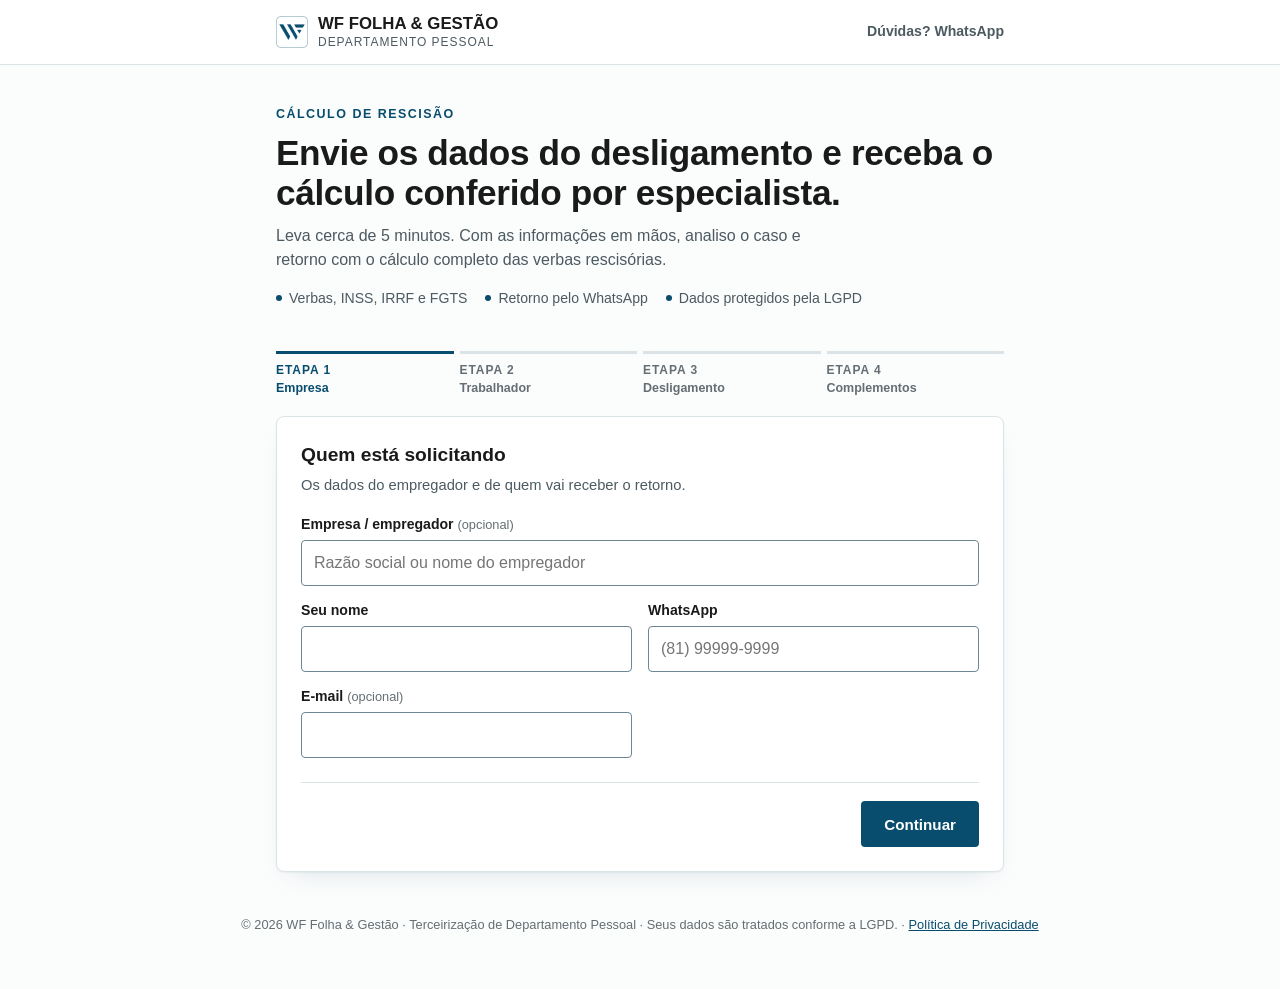
<file: calculo-rescisao/index.html>
<!doctype html>
<html lang="pt-BR">
<head>
<meta charset="UTF-8">
<!-- Segurança: o GitHub Pages não permite definir cabeçalhos de resposta, então
     o que dá para fazer pelo HTML é definido aqui. Ficam de fora HSTS e
     X-Content-Type-Options, que só existem como cabeçalho (achado SEC-1). -->
<meta http-equiv="Content-Security-Policy" content="default-src 'self'; script-src 'self' 'unsafe-inline'; style-src 'self' 'unsafe-inline' https://fonts.googleapis.com; font-src 'self' https://fonts.gstatic.com; img-src 'self' data:; connect-src 'self' https://script.google.com https://script.googleusercontent.com; form-action 'self'; base-uri 'self'; object-src 'none'; upgrade-insecure-requests">
<meta name="referrer" content="same-origin">
<meta name="viewport" content="width=device-width, initial-scale=1, viewport-fit=cover">
<title>Cálculo de Rescisão | WF Folha &amp; Gestão</title>
<meta name="description" content="Envie os dados do desligamento e receba o cálculo da rescisão trabalhista conferido por especialista em Departamento Pessoal.">
<link rel="canonical" href="https://folhaegestao.com.br/calculo-rescisao/">
<meta property="og:type" content="website">
<meta property="og:locale" content="pt_BR">
<meta property="og:title" content="Cálculo de Rescisão | WF Folha &amp; Gestão">
<meta property="og:description" content="Envie os dados do desligamento e receba o cálculo da rescisão conferido por especialista em Departamento Pessoal.">
<meta property="og:url" content="https://folhaegestao.com.br/calculo-rescisao/">
<meta property="og:image" content="https://folhaegestao.com.br/og-image.png">
<meta property="og:image:width" content="1200">
<meta property="og:image:height" content="630">
<meta name="twitter:card" content="summary_large_image">
<meta name="robots" content="noindex">
<meta name="theme-color" content="#084D6E">
<link rel="icon" href="../favicon.ico" sizes="any">
<link rel="icon" type="image/png" sizes="32x32" href="../icone-32.png">
<link rel="apple-touch-icon" href="../apple-touch-icon.png">
<link rel="preconnect" href="https://fonts.googleapis.com">
<link rel="preconnect" href="https://fonts.gstatic.com" crossorigin>
<link rel="stylesheet" href="https://fonts.googleapis.com/css2?family=Archivo:wght@400;600;700;800&display=swap">
<style>
  :root{
    --bg:#FBFCFC; --bg-alt:#EEF1F3; --surface:#FFFFFF;
    --ink:#1A1A1A; --ink-soft:#4C5A61; --ink-faint:#646E73;
    --petrol:#084D6E; --petrol-tint:#E7EEF2; --steel:#94ADBB;
    --border:#DCE3E6;
    /* auditoria T-2: #C3CFD3 dava 1,59:1 sobre branco; a WCAG 1.4.11
       pede 3:1 para contorno de componente. #6E8795 dá 3,78:1. */
    --border-strong:#6E8795;
    --danger:#B42318; --danger-bg:#FEF3F2;
    --shadow:0 1px 2px rgba(8,77,110,0.06), 0 12px 28px -16px rgba(8,77,110,0.18);
    --radius-s:4px; --radius-m:8px;
    --font-display:'Archivo','Helvetica Neue',Helvetica,Arial,sans-serif;
    --font-body:'Helvetica Neue',Helvetica,Arial,-apple-system,BlinkMacSystemFont,sans-serif;
    --brand:#084D6E;
    --mark:url("[data-uri]");
  }
  @media (prefers-color-scheme: dark){
    :root:not([data-theme="light"]){
      --bg:#0E1417; --bg-alt:#141C20; --surface:#131B1F;
      --ink:#EDF0F1; --ink-soft:#AEBBC1; --ink-faint:#7E8C92;
      --petrol:#5FA0C4; --petrol-tint:#16262E;
      --border:#263136; --border-strong:#6E8795;
      --danger:#F97066; --danger-bg:#2A1715;
      --shadow:0 1px 2px rgba(0,0,0,0.3), 0 16px 32px -18px rgba(0,0,0,0.6);
    }
  }
  :root[data-theme="dark"]{
    --bg:#0E1417; --bg-alt:#141C20; --surface:#131B1F;
    --ink:#EDF0F1; --ink-soft:#AEBBC1; --ink-faint:#7E8C92;
    --petrol:#5FA0C4; --petrol-tint:#16262E;
    --border:#263136; --border-strong:#6E8795;
    --danger:#F97066; --danger-bg:#2A1715;
  }
  *{box-sizing:border-box;}
  html{-webkit-text-size-adjust:100%;}
  body{margin:0; background:var(--bg); color:var(--ink); font-family:var(--font-body); font-size:1rem; line-height:1.5;}
  a{color:var(--petrol);}
  .wrap{max-width:760px; margin:0 auto; padding:0 16px;}

  header{border-bottom:1px solid var(--border); background:var(--surface);}
  .nav{display:flex; align-items:center; justify-content:space-between; gap:12px; height:64px;}
  .brand-lockup{display:flex; align-items:center; gap:10px; color:inherit; text-decoration:none;}
  .brand-mark{flex:none; width:32px; height:32px; background-color:var(--petrol); -webkit-mask:var(--mark) center/contain no-repeat; mask:var(--mark) center/contain no-repeat;}
  .brand{display:flex; flex-direction:column; line-height:1.1;}
  /* No celular a marca disputava a linha com os links e quebrava
     "WF Folha & Gestão" em duas linhas, amassando o cabeçalho.
     Abaixo de 560px os links descem para a segunda linha e a marca fica
     inteira, em uma linha só. */
  @media (max-width:560px){
    .nav{flex-wrap:wrap; height:auto; min-height:64px; padding-block:10px; row-gap:4px;}
    .brand-lockup{flex:1 1 100%;}
    .brand-name{white-space:nowrap;}
  }
  .brand-name{font-family:var(--font-display); font-weight:800; font-size:1.05rem; text-transform:uppercase;}
  .brand-sub{font-size:0.75rem; letter-spacing:0.08em; text-transform:uppercase; color:var(--ink-soft); font-weight:500; margin-top:3px;}
  .nav-link{font-family:var(--font-display); font-weight:600; font-size:0.88rem; text-decoration:none; color:var(--ink-soft);}

  .intro{padding:36px 0 20px;}
  .eyebrow{font-family:var(--font-display); font-weight:700; font-size:0.78rem; letter-spacing:0.12em; text-transform:uppercase; color:var(--petrol);}
  h1{font-family:var(--font-display); font-weight:800; font-size:clamp(1.6rem,4.4vw,2.2rem); line-height:1.15; margin:8px 0 10px; letter-spacing:-0.01em;}
  .intro p{color:var(--ink-soft); margin:0; max-width:60ch;}
  .intro-points{display:flex; flex-wrap:wrap; gap:8px 18px; margin-top:16px; padding:0; list-style:none; font-size:0.88rem; color:var(--ink-soft);}
  .intro-points li{display:flex; align-items:center; gap:7px;}
  .intro-points li::before{content:""; width:6px; height:6px; border-radius:50%; background:var(--petrol);}

  .stepper{display:grid; grid-template-columns:repeat(4,1fr); gap:6px; margin:8px 0 18px; padding:0; list-style:none;}
  .stepper li{font-family:var(--font-display); font-size:0.78rem; font-weight:600; color:var(--ink-faint); border-top:3px solid var(--border); padding-top:7px;}
  .stepper li.done{color:var(--ink-soft); border-color:var(--steel);}
  .stepper li.current{color:var(--petrol); border-color:var(--petrol);}
  .stepper .n{display:block; font-size:0.75rem; letter-spacing:0.08em; text-transform:uppercase;}
  @media (max-width:520px){ .stepper .t{display:none;} .stepper li.current .t{display:inline;} }

  .card{background:var(--surface); border:1px solid var(--border); border-radius:var(--radius-m); box-shadow:var(--shadow); padding:24px;}
  @media (max-width:520px){ .card{padding:18px 16px;} }
  fieldset{border:0; margin:0; padding:0; min-width:0;}
  .step{display:none;}
  .step.active{display:block;}
  .step h2{font-family:var(--font-display); font-weight:700; font-size:1.2rem; margin:0 0 4px;}
  .step .lead{color:var(--ink-soft); font-size:0.92rem; margin:0 0 18px;}
  .group-title{font-family:var(--font-display); font-weight:700; font-size:0.8rem; letter-spacing:0.08em; text-transform:uppercase; color:var(--ink-soft); margin:22px 0 10px; padding-top:16px; border-top:1px solid var(--border);}

  .grid{display:grid; grid-template-columns:1fr 1fr; gap:14px 16px;}
  .grid-3{grid-template-columns:2fr 1fr 1fr;}
  .full{grid-column:1/-1;}
  @media (max-width:600px){ .grid, .grid-3{grid-template-columns:1fr;} }

  .field label, .field .label{display:block; font-family:var(--font-display); font-weight:600; font-size:0.88rem; margin-bottom:5px;}
  .opt{font-weight:400; color:var(--ink-faint); font-size:0.8rem;}
  .hint{display:block; font-size:0.8rem; color:var(--ink-faint); margin-top:4px;}
  input[type=text], input[type=email], input[type=tel], input[type=date], input[type=number], select, textarea{
    width:100%; font:inherit; font-size:1rem; color:var(--ink); background:var(--surface);
    border:1px solid var(--border-strong); border-radius:var(--radius-s); padding:10px 12px; min-height:44px;
  }
  textarea{min-height:90px; resize:vertical;}
  input:focus, select:focus, textarea:focus{outline:2px solid var(--petrol); outline-offset:1px; border-color:var(--petrol);}
  .money{position:relative;}
  .money span{position:absolute; left:12px; top:50%; transform:translateY(-50%); color:var(--ink-faint); font-size:0.92rem; pointer-events:none;}
  .money input{padding-left:38px;}
  .field.invalid input, .field.invalid select{border-color:var(--danger);}
  .err{display:none; color:var(--danger); font-size:0.8rem; margin-top:4px;}
  .field.invalid .err{display:block;}

  .choices{display:grid; gap:8px;}
  .choice{display:flex; gap:10px; align-items:flex-start; border:1px solid var(--border-strong); border-radius:var(--radius-s); padding:11px 12px; cursor:pointer; background:var(--surface);}
  .choice:hover{border-color:var(--petrol);}
  .choice input{margin:3px 0 0; accent-color:var(--petrol); width:18px; height:18px; flex:none;}
  .choice strong{display:block; font-family:var(--font-display); font-weight:600; font-size:0.92rem;}
  .choice small{display:block; color:var(--ink-faint); font-size:0.8rem;}
  .choice:has(input:checked){border-color:var(--petrol); background:var(--petrol-tint);}
  .field label.periodo{display:flex; margin-bottom:0; font-family:var(--font-body); font-weight:400;}
  .field label.choice, .field label.check{display:flex; margin-bottom:0; font-family:var(--font-body); font-weight:400; font-size:0.92rem;}
  .choices.two{grid-template-columns:1fr 1fr;}
  @media (max-width:600px){ .choices.two{grid-template-columns:1fr;} }
  .check{display:flex; gap:10px; align-items:flex-start; font-size:0.92rem; cursor:pointer;}
  .check input{margin:3px 0 0; accent-color:var(--petrol); width:18px; height:18px; flex:none;}
  /* auditoria L-2: dado sensível em bloco próprio, com autorização destacada.
     As cores são tokens para o bloco acompanhar o modo escuro — com valor fixo,
     o texto do tema escuro ficava quase ilegível sobre o creme. */
  :root{ --sens-borda:#8A6100; --sens-fundo:#FDF6E7; --sens-cartao:#FFFFFF; --sens-texto:#4C5A61; }
  @media (prefers-color-scheme: dark){
    :root:not([data-theme="light"]){
      --sens-borda:#C79A3A; --sens-fundo:#241D0E; --sens-cartao:#1B160B; --sens-texto:#D9CFB4;
    }
  }
  .bloco-sensivel{border:2px solid var(--sens-borda); background:var(--sens-fundo);
    border-radius:var(--radius-m); padding:16px 18px; margin-top:18px;}
  .bloco-sensivel .check span{color:var(--ink);}
  .aviso-sensivel{background:var(--sens-cartao); border-radius:var(--radius-s); padding:14px;
    font-size:0.82rem; color:var(--sens-texto); line-height:1.55; margin:0 0 14px;}
  .aviso-sensivel b{color:var(--ink);}
  .consent-destacado{background:var(--sens-cartao); border:2px solid var(--sens-borda);
    border-radius:var(--radius-s); padding:14px; margin-top:14px;}
  .consent-destacado .check span{color:var(--ink);}
  .politica-link{font-size:0.82rem; color:var(--ink-faint); line-height:1.55; margin-top:14px;}
  .politica-link a{padding-block:15px; display:inline-block;}
  .aviso-calculo{border:1px solid var(--border-strong); color:var(--ink); line-height:1.55;}
  .aviso-calculo strong{display:block; font-family:var(--font-display); font-size:0.92rem; margin-bottom:4px;}
  .ferias-lista{display:grid; gap:8px;}
  .periodo{display:flex; gap:10px; align-items:flex-start; border:1px solid var(--border-strong); border-radius:var(--radius-s); padding:10px 12px; cursor:pointer; background:var(--surface);}
  .periodo input{margin:3px 0 0; accent-color:var(--petrol); width:18px; height:18px; flex:none;}
  .periodo:has(input:checked){border-color:var(--petrol); background:var(--petrol-tint);}
  .periodo strong{display:block; font-family:var(--font-display); font-weight:600; font-size:0.92rem;}
  .periodo small{display:block; color:var(--ink-soft); font-size:0.8rem;}
  .tag{display:inline-block; font-family:var(--font-display); font-weight:700; font-size:0.75rem; letter-spacing:0.04em; text-transform:uppercase; border-radius:3px; padding:2px 6px; margin-top:4px;}
  .tag-dobro{background:var(--danger-bg); color:var(--danger);}
  .tag-prazo{background:var(--petrol-tint); color:var(--petrol);}
  .periodo-atual{font-size:0.84rem; color:var(--ink-soft); border:1px dashed var(--border-strong); border-radius:var(--radius-s); padding:9px 12px;}
  .hidden{display:none !important;}
  .note{background:var(--petrol-tint); border-radius:var(--radius-s); padding:10px 12px; font-size:0.86rem; color:var(--ink-soft);}

  .actions{display:flex; justify-content:space-between; align-items:center; gap:12px; margin-top:24px; padding-top:18px; border-top:1px solid var(--border);}
  .btn{display:inline-flex; align-items:center; justify-content:center; gap:8px; font-family:var(--font-display); font-weight:700; font-size:0.95rem; text-decoration:none; padding:12px 22px; border-radius:var(--radius-s); border:1px solid transparent; cursor:pointer; min-height:46px;}
  .btn-primary{background:var(--brand); color:#fff;}
  .btn-primary:hover{filter:brightness(1.1);}
  .btn-primary[disabled]{opacity:0.6; cursor:wait;}
  .btn-ghost{background:transparent; border-color:var(--border-strong); color:var(--ink);}
  .actions .spacer{flex:1;}
  .form-error{display:none; margin-top:14px; background:var(--danger-bg); color:var(--danger); border-radius:var(--radius-s); padding:10px 12px; font-size:0.9rem;}

  .success{text-align:center; padding:12px 4px;}
  .success .icon{width:56px; height:56px; border-radius:50%; background:var(--petrol-tint); color:var(--petrol); display:inline-flex; align-items:center; justify-content:center; margin-bottom:10px;}
  .success h2{font-family:var(--font-display); font-weight:800; font-size:1.4rem; margin:6px 0;}
  .success p{color:var(--ink-soft); max-width:46ch; margin:6px auto;}
  .protocolo{font-family:var(--font-display); font-weight:700; color:var(--ink);}

  .hp{position:absolute; left:-9999px; width:1px; height:1px; overflow:hidden;}
  footer{color:var(--ink-faint); font-size:0.8rem; padding:28px 16px 40px; text-align:center;}
  /* auditoria A-6: link de pulo para quem navega por teclado */
  .pular-conteudo{position:absolute; left:16px; top:-100px; z-index:200; background:var(--petrol);
    color:#fff; font-weight:700; padding:12px 20px; border-radius:var(--radius-m);
    text-decoration:none; transition:top 180ms ease-out;}
  .pular-conteudo:focus{top:16px;}
  /* auditoria: alvo de toque mínimo de 44px (WCAG 2.5.8). Em link embutido o
     padding vertical aumenta a área clicável sem mexer no texto. */
  header a.nav-link, header nav a, header .links a, header .wrap.nav > a{min-height:44px; display:inline-flex; align-items:center;}
  footer a{padding-block:15px; display:inline-block;}
  .zap-flutuante, a.whats, a[href*="wa.me"].btn{min-height:44px;}
</style>
</head>
<body>
<a class="pular-conteudo" href="#conteudo">Pular para o conteúdo</a>

<header>
  <div class="wrap nav">
    <a class="brand-lockup" href="../" aria-label="WF Folha &amp; Gestão — início">
      <span class="brand-mark" aria-hidden="true"></span>
      <span class="brand"><span class="brand-name">WF Folha &amp; Gestão</span><span class="brand-sub">Departamento Pessoal</span></span>
    </a>
    <a class="nav-link" href="https://wa.me/5581999955522?text=Ol%C3%A1%21%20Tenho%20d%C3%BAvidas%20sobre%20o%20c%C3%A1lculo%20de%20rescis%C3%A3o." target="_blank" rel="noopener">Dúvidas? WhatsApp</a>
  </div>
</header>

<main id="conteudo" class="wrap">
  <section class="intro">
    <span class="eyebrow">Cálculo de rescisão</span>
    <h1>Envie os dados do desligamento e receba o cálculo conferido por especialista.</h1>
    <p>Leva cerca de 5 minutos. Com as informações em mãos, analiso o caso e retorno com o cálculo completo das verbas rescisórias.</p>
    <ul class="intro-points">
      <li>Verbas, INSS, IRRF e FGTS</li>
      <li>Retorno pelo WhatsApp</li>
      <li>Dados protegidos pela LGPD</li>
    </ul>
  </section>

  <ol class="stepper" id="stepper" aria-label="Etapas">
    <li class="current"><span class="n">Etapa 1</span><span class="t">Empresa</span></li>
    <li><span class="n">Etapa 2</span><span class="t">Trabalhador</span></li>
    <li><span class="n">Etapa 3</span><span class="t">Desligamento</span></li>
    <li><span class="n">Etapa 4</span><span class="t">Complementos</span></li>
  </ol>

  <form class="card" id="form" novalidate>
    <div class="hp" aria-hidden="true"><label>Não preencha <input type="text" name="website" tabindex="-1" autocomplete="off"></label></div>

    <!-- ETAPA 1 -->
    <fieldset class="step active" data-step="1">
      <h2>Quem está solicitando</h2>
      <p class="lead">Os dados do empregador e de quem vai receber o retorno.</p>
      <div class="grid">
        <div class="field full"><label for="empresaNome">Empresa / empregador <span class="opt">(opcional)</span></label>
          <input type="text" id="empresaNome" name="empresaNome" autocomplete="organization" placeholder="Razão social ou nome do empregador">
          <span class="err">Informe o nome da empresa ou do empregador.</span></div>
        
        <div class="field"><label for="solicitanteNome">Seu nome</label>
          <input type="text" id="solicitanteNome" name="solicitanteNome" required autocomplete="name">
          <span class="err">Informe seu nome.</span></div>
        <div class="field"><label for="solicitanteWhatsapp">WhatsApp</label>
          <input type="tel" id="solicitanteWhatsapp" name="solicitanteWhatsapp" required inputmode="tel" autocomplete="tel" data-mask="tel" placeholder="(81) 99999-9999">
          <span class="err">Informe um WhatsApp com DDD.</span></div>
        <div class="field"><label for="solicitanteEmail">E-mail <span class="opt">(opcional)</span></label>
          <input type="email" id="solicitanteEmail" name="solicitanteEmail" autocomplete="email">
          <span class="err">E-mail inválido.</span></div>
      </div>
      </fieldset>

    <!-- ETAPA 2 -->
    <fieldset class="step" data-step="2">
      <h2>Trabalhador e contrato</h2>
      <p class="lead">Use os valores do contracheque mais recente.</p>
      <div class="grid">
        
        
        
        <div class="field"><label for="cargo">Cargo / função</label>
          <input type="text" id="cargo" name="cargo" required>
          <span class="err">Informe o cargo.</span></div>
        <div class="field"><label for="admissao">Data de admissão</label>
          <input type="date" id="admissao" name="admissao" required>
          <span class="err">Informe a data de admissão.</span></div>
      </div>

      <div class="group-title">Tipo de contrato</div>
      <div class="choices" role="radiogroup">
        <label class="choice"><input type="radio" name="tipoContrato" value="indeterminado" checked><span><strong>Prazo indeterminado</strong><small>Contrato comum, sem data para terminar</small></span></label>
        <label class="choice"><input type="radio" name="tipoContrato" value="experiencia"><span><strong>Contrato de experiência</strong><small>Até 90 dias</small></span></label>
        <label class="choice"><input type="radio" name="tipoContrato" value="determinado"><span><strong>Prazo determinado</strong><small>Temporário, safra, obra certa etc.</small></span></label>
      </div>
      <div class="field" style="margin-top:12px"><label class="check"><input type="checkbox" name="domestico" value="sim"> <span>É <b>empregado doméstico</b> (eSocial doméstico)</span></label></div>
      <div class="field" id="boxTermino" style="margin-top:12px"><label for="dataTerminoPrevisto">Data prevista para o término do contrato</label>
        <input type="date" id="dataTerminoPrevisto" name="dataTerminoPrevisto">
        <span class="err">Informe a data prevista para o término.</span></div>

      <div class="group-title">Remuneração</div>
      <div class="grid">
        <div class="field"><label for="salario">Salário base mensal</label>
          <div class="money"><span>R$</span><input type="text" id="salario" name="salario" required inputmode="decimal" data-mask="money" placeholder="0,00"></div>
          <span class="err">Informe o salário.</span></div>
        <div class="field"><label for="insalubridadeGrau">Adicional de insalubridade</label>
          <select id="insalubridadeGrau" name="insalubridadeGrau">
            <option value="0">Não recebe</option><option value="10">Grau mínimo (10%)</option><option value="20">Grau médio (20%)</option><option value="40">Grau máximo (40%)</option>
          </select></div>
        <div class="field full"><label class="check"><input type="checkbox" name="periculosidade" value="sim"> <span>Recebe <b>adicional de periculosidade</b> (30%)</span></label></div>
        <div class="field full"><label class="check"><input type="checkbox" name="jornadaParcial" value="sim"> <span>Trabalha em <b>jornada reduzida</b> (salário proporcional às horas)</span></label></div>
      </div>
      <p class="note" style="margin-top:14px">Recebe horas extras, adicional noturno ou comissões? Informe a <b>média mensal dos últimos 12 meses</b> (ou do período, se tiver menos de 1 ano). Deixe em branco o que não se aplica.</p>
      <div class="grid" style="margin-top:12px">
        <div class="field"><label for="mediaHorasExtras">Horas extras (média em R$) <span class="opt">(opcional)</span></label>
          <div class="money"><span>R$</span><input type="text" id="mediaHorasExtras" name="mediaHorasExtras" inputmode="decimal" data-mask="money" placeholder="0,00"></div></div>
        <div class="field"><label for="mediaAdicionalNoturno">Adicional noturno (média em R$) <span class="opt">(opcional)</span></label>
          <div class="money"><span>R$</span><input type="text" id="mediaAdicionalNoturno" name="mediaAdicionalNoturno" inputmode="decimal" data-mask="money" placeholder="0,00"></div></div>
        <div class="field"><label for="mediaComissoes">Comissões (média em R$) <span class="opt">(opcional)</span></label>
          <div class="money"><span>R$</span><input type="text" id="mediaComissoes" name="mediaComissoes" inputmode="decimal" data-mask="money" placeholder="0,00"></div></div>
        <div class="field"><label for="mediaOutras">Outras variáveis (média em R$) <span class="opt">(opcional)</span></label>
          <div class="money"><span>R$</span><input type="text" id="mediaOutras" name="mediaOutras" inputmode="decimal" data-mask="money" placeholder="0,00"></div></div>
      </div>
    </fieldset>

    <!-- ETAPA 3 -->
    <fieldset class="step" data-step="3">
      <h2>Desligamento</h2>
      <p class="lead">Como e quando o contrato está terminando.</p>
      <div class="field"><span class="label">Motivo do desligamento</span>
        <div class="choices" id="motivos" role="radiogroup">
          <label class="choice" data-prazo="nao"><input type="radio" name="motivo" value="sem_justa_causa"><span><strong>Dispensa sem justa causa</strong><small>A empresa decidiu desligar</small></span></label>
          <label class="choice" data-prazo="nao"><input type="radio" name="motivo" value="pedido_demissao"><span><strong>Pedido de demissão</strong><small>O trabalhador pediu para sair</small></span></label>
          <label class="choice" data-prazo="nao"><input type="radio" name="motivo" value="acordo"><span><strong>Acordo entre as partes</strong><small>Art. 484-A da CLT (demissão consensual)</small></span></label>
          <label class="choice" data-prazo="ambos"><input type="radio" name="motivo" value="justa_causa"><span><strong>Dispensa por justa causa</strong><small>Falta grave do trabalhador (art. 482 CLT)</small></span></label>
          <label class="choice" data-prazo="sim"><input type="radio" name="motivo" value="termino_prazo"><span><strong>Término do contrato no prazo</strong><small>O contrato de experiência/prazo chegou ao fim</small></span></label>
          <label class="choice" data-prazo="sim"><input type="radio" name="motivo" value="antecipada_empregador"><span><strong>Encerramento antecipado pela empresa</strong><small>Antes da data prevista, por decisão da empresa</small></span></label>
          <label class="choice" data-prazo="sim"><input type="radio" name="motivo" value="antecipada_empregado"><span><strong>Encerramento antecipado pelo trabalhador</strong><small>Antes da data prevista, por decisão do trabalhador</small></span></label>
        </div>
        <span class="err">Escolha o motivo do desligamento.</span>
      </div>

      <div class="grid" style="margin-top:16px">
        <div class="field"><label for="dataDesligamento">Último dia de trabalho</label>
          <input type="date" id="dataDesligamento" name="dataDesligamento" required>
          <span class="hint">Se o aviso for trabalhado, é o último dia do aviso.</span>
          <span class="err">Informe uma data posterior à admissão.</span></div>
      </div>

      <div class="field" id="boxAviso" style="margin-top:16px"><span class="label">Aviso prévio</span>
        <div class="choices two" id="avisoOpcoes" role="radiogroup">
          <label class="choice" data-para="sem_justa_causa acordo"><input type="radio" name="aviso" value="indenizado"><span><strong>Indenizado</strong><small>Saiu sem cumprir o aviso; a empresa paga</small></span></label>
          <label class="choice" data-para="sem_justa_causa acordo pedido_demissao"><input type="radio" name="aviso" value="trabalhado"><span><strong>Trabalhado</strong><small>Cumpriu o aviso trabalhando</small></span></label>
          <label class="choice" data-para="pedido_demissao"><input type="radio" name="aviso" value="dispensado"><span><strong>Dispensado pela empresa</strong><small>A empresa liberou de cumprir</small></span></label>
          <label class="choice" data-para="pedido_demissao"><input type="radio" name="aviso" value="nao_cumprido"><span><strong>Não cumprido</strong><small>Saiu sem cumprir e sem liberação</small></span></label>
        </div>
        <span class="err">Escolha a situação do aviso prévio.</span>
      </div>
      <div class="field hidden" id="boxDataAviso" style="margin-top:12px"><label for="dataAviso">Data em que o aviso foi dado</label>
        <input type="date" id="dataAviso" name="dataAviso">
        <span class="err">Informe a data do aviso.</span></div>
    </fieldset>

    <!-- ETAPA 4 -->
    <fieldset class="step" data-step="4">
      <h2>Complementos</h2>
      <p class="lead">Quanto mais completo, mais preciso fica o cálculo. Se não souber algum item, deixe em branco.</p>
      <div class="grid">
        <div class="field full"><span class="label">Férias vencidas não tiradas</span>
          <span class="hint" style="margin:0 0 8px">Pela admissão e pelo último dia de trabalho, estes são os períodos aquisitivos completos. Marque apenas os que o trabalhador <b>não</b> tirou.</span>
          <div class="ferias-lista" id="feriasLista"></div>
          <input type="hidden" id="periodosFeriasVencidas" name="periodosFeriasVencidas" value="0">
        </div>
        <div class="field"><label for="faltasPeriodoAtual">Faltas sem justificativa <span class="opt">(último ano)</span></label>
          <input type="number" id="faltasPeriodoAtual" name="faltasPeriodoAtual" min="0" max="365" inputmode="numeric" placeholder="0"></div>
        <div class="field"><label for="dependentes">Dependentes para Imposto de Renda</label>
          <input type="number" id="dependentes" name="dependentes" min="0" max="20" inputmode="numeric" placeholder="0"></div>
        <div class="field"><label for="saldoFgts">Saldo do FGTS <span class="opt">(opcional)</span></label>
          <div class="money"><span>R$</span><input type="text" id="saldoFgts" name="saldoFgts" inputmode="decimal" data-mask="money" placeholder="0,00"></div>
          <span class="hint">Pelo extrato do FGTS, para a multa ficar exata.</span></div>
      </div>

      <div class="group-title">Descontos já previstos</div>
      <div class="grid">
        <div class="field"><label for="adiantamentoSalarial">Adiantamento salarial (vale) <span class="opt">(opcional)</span></label>
          <div class="money"><span>R$</span><input type="text" id="adiantamentoSalarial" name="adiantamentoSalarial" inputmode="decimal" data-mask="money" placeholder="0,00"></div></div>
        <div class="field"><label for="adiantamento13">1ª parcela do 13º já paga <span class="opt">(opcional)</span></label>
          <div class="money"><span>R$</span><input type="text" id="adiantamento13" name="adiantamento13" inputmode="decimal" data-mask="money" placeholder="0,00"></div></div>
        <div class="field"><label for="outrosDescontos">Outros descontos <span class="opt">(opcional)</span></label>
          <div class="money"><span>R$</span><input type="text" id="outrosDescontos" name="outrosDescontos" inputmode="decimal" data-mask="money" placeholder="0,00"></div></div>
        <div class="field"><label for="outrosDescontosDescricao">Quais? <span class="opt">(opcional)</span></label>
          <input type="text" id="outrosDescontosDescricao" name="outrosDescontosDescricao" placeholder="Ex.: empréstimo consignado, vale-transporte"></div>
      </div>

      <div class="bloco-sensivel">
        <div class="group-title" style="margin-top:0">Situações especiais <span class="opt" style="text-transform:none;letter-spacing:0">(opcional)</span></div>
        <p class="aviso-sensivel">
          <b>Por que este bloco é separado.</b> As informações abaixo são <b>dados pessoais
          sensíveis</b> pela LGPD, porque tratam de saúde e de filiação sindical (art. 5º, II).
          Por isso são opcionais, têm autorização própria e são usadas apenas neste cálculo.
          <b>Você pode deixar tudo em branco</b> &mdash; nesse caso o cálculo sai sem elas,
          marcado como estimativa a conferir.
        </p>
      <div class="choices">
        <label class="check"><input type="checkbox" name="gestante" value="sim"> <span>Trabalhadora gestante ou em licença-maternidade</span></label>
        <label class="check"><input type="checkbox" name="afastadoAcidente" value="sim"> <span>Afastada(o) pelo INSS por acidente/doença do trabalho nos últimos 12 meses</span></label>
        <label class="check"><input type="checkbox" name="estabilidadeOutra" value="sim"> <span>Membro da CIPA, dirigente sindical ou outra estabilidade</span></label>
        <label class="check"><input type="checkbox" name="convencaoColetiva" value="sim"> <span>A categoria tem convenção coletiva com regras de rescisão</span></label>
      </div>
        <div class="field consent-destacado">
          <label class="check"><input type="checkbox" id="lgpdSensivel" name="lgpdSensivel" value="sim">
          <span><b>Autorizo especificamente</b> o uso das informações de saúde e de categoria
          sindical marcadas neste bloco, apenas para elaborar este cálculo. Sei que posso não
          informá-las e ainda assim receber o cálculo.</span></label>
          <span class="err">Você marcou algo neste bloco. Autorize aqui ou desmarque os itens.</span>
        </div>
      </div>

      <div class="field" style="margin-top:16px"><label for="observacoes">Observações <span class="opt">(opcional)</span></label>
        <textarea id="observacoes" name="observacoes" placeholder="Algo que eu deva considerar no cálculo: verbas em aberto, acordos já feitos, parcelas combinadas."></textarea></div>

      <div class="note aviso-calculo" style="margin-top:20px">
        <strong>Importante sobre o cálculo</strong>
        O cálculo é feito <b>exclusivamente com base nas informações enviadas neste formulário</b>. Dados incompletos ou diferentes dos documentos (contracheques, ponto, extrato do FGTS, convenção coletiva) podem alterar os valores. Por isso, o resultado é uma <b>estimativa</b>, que será conferida com a documentação antes de qualquer pagamento ou homologação.
      </div>
      <div class="field" style="margin-top:14px"><label class="check"><input type="checkbox" id="declaracao" name="declaracao" value="sim" required> <span>Declaro que as informações prestadas são verdadeiras e estou ciente de que o cálculo será elaborado com base nelas.</span></label>
        <span class="err">É preciso confirmar a declaração para enviar.</span></div>

      <div class="field" style="margin-top:12px"><label class="check"><input type="checkbox" id="lgpd" name="lgpd" value="sim" required> <span>Autorizo o uso destes dados exclusivamente para a elaboração do cálculo e o contato sobre este serviço, conforme a LGPD (Lei 13.709/2018).</span></label>
        <span class="err">É preciso autorizar o uso dos dados para enviar.</span></div>
      <p class="politica-link">Retorno em até 1 dia útil. Seus dados não são usados para outra finalidade. <a href="/privacidade/">Política de Privacidade</a> &middot; <a href="/privacidade/#conteudo">Seus direitos (art. 18)</a></p>
    </fieldset>

    <div class="actions" id="actions">
      <button type="button" class="btn btn-ghost hidden" id="btnVoltar">Voltar</button>
      <span class="spacer"></span>
      <button type="button" class="btn btn-primary" id="btnAvancar">Continuar</button>
      <button type="submit" class="btn btn-primary hidden" id="btnEnviar">Enviar para cálculo</button>
    </div>
    <div class="form-error" id="formError" role="alert"></div>

    <div class="success hidden" id="success" tabindex="-1">
      <div class="icon" aria-hidden="true"><svg width="28" height="28" viewBox="0 0 24 24" fill="none" stroke="currentColor" stroke-width="2.4" stroke-linecap="round" stroke-linejoin="round"><path d="M5 12.5l4.5 4.5L19 7.5"/></svg></div>
      <h2>Recebemos seus dados</h2>
      <p>Vou analisar as informações e entro em contato pelo WhatsApp informado com o cálculo e os próximos passos.</p>
      <p class="note aviso-calculo" style="text-align:left;max-width:52ch;margin:16px auto">Lembrando: o cálculo é elaborado com base nas informações que você enviou. Se algum dado mudar ou estiver diferente dos documentos, os valores podem ser ajustados na conferência final.</p>
      <p>Protocolo: <span class="protocolo" id="protocolo">—</span></p>
      <p style="margin-top:18px"><a class="btn btn-ghost" href="../">Voltar ao site</a></p>
    </div>
  </form>
</main>

<footer>© <span id="year"></span> WF Folha &amp; Gestão · Terceirização de Departamento Pessoal · Seus dados são tratados conforme a LGPD. · <a href="/privacidade/">Política de Privacidade</a></footer>

<script>
(function(){
  // URL do App da Web do Google Apps Script (Implantar → App da Web)
  var ENDPOINT = 'https://script.google.com/macros/s/AKfycbw1_9Pu1NYyqe5U8DXfUY-EWIp74a3WHCYW0dN6nZmC20pTyPvEky36CuVqFy_s-v63mQ/exec';

  var form = document.getElementById('form');
  var steps = Array.prototype.slice.call(form.querySelectorAll('.step'));
  var stepperItems = document.querySelectorAll('#stepper li');
  var btnVoltar = document.getElementById('btnVoltar');
  var btnAvancar = document.getElementById('btnAvancar');
  var btnEnviar = document.getElementById('btnEnviar');
  var formError = document.getElementById('formError');
  var atual = 0;
  document.getElementById('year').textContent = new Date().getFullYear();

  // UFs
  /* O select de UF saiu junto com o endereço do empregador, que não entra no
     cálculo (auditoria L-5). O preenchimento fica condicionado para o caso de
     o campo voltar no futuro. */
  var selUF = document.getElementById('empresaUF');
  if (selUF) {
    'AC AL AP AM BA CE DF ES GO MA MT MS MG PA PB PR PE PI RJ RN RS RO RR SC SP SE TO'
      .split(' ').forEach(function(u){
        var o = document.createElement('option'); o.value = u; o.textContent = u; selUF.appendChild(o);
      });
  }

  // Máscaras
  function digits(s){ return (s || '').replace(/\D/g, ''); }
  var masks = {
    doc: function(v){ var d = digits(v).slice(0,14);
      if (d.length <= 11) return d.replace(/(\d{3})(\d)/,'$1.$2').replace(/(\d{3})(\d)/,'$1.$2').replace(/(\d{3})(\d{1,2})$/,'$1-$2');
      return d.replace(/^(\d{2})(\d)/,'$1.$2').replace(/^(\d{2})\.(\d{3})(\d)/,'$1.$2.$3').replace(/\.(\d{3})(\d)/,'.$1/$2').replace(/(\d{4})(\d)/,'$1-$2'); },
    cpf: function(v){ var d = digits(v).slice(0,11); return d.replace(/(\d{3})(\d)/,'$1.$2').replace(/(\d{3})(\d)/,'$1.$2').replace(/(\d{3})(\d{1,2})$/,'$1-$2'); },
    tel: function(v){ var d = digits(v).slice(0,11);
      if (d.length <= 2) return d.length ? '(' + d : '';
      if (d.length <= 6) return '(' + d.slice(0,2) + ') ' + d.slice(2);
      if (d.length <= 10) return '(' + d.slice(0,2) + ') ' + d.slice(2,6) + '-' + d.slice(6);
      return '(' + d.slice(0,2) + ') ' + d.slice(2,7) + '-' + d.slice(7); },
    cep: function(v){ var d = digits(v).slice(0,8); return d.replace(/(\d{5})(\d)/,'$1-$2'); },
    money: function(v){ var d = digits(v).replace(/^0+/, '').slice(0,11); if (!d) return '';
      while (d.length < 3) d = '0' + d;
      var inteiro = d.slice(0,-2).replace(/\B(?=(\d{3})+(?!\d))/g,'.'); return inteiro + ',' + d.slice(-2); }
  };
  form.querySelectorAll('[data-mask]').forEach(function(el){
    el.addEventListener('input', function(){ el.value = masks[el.dataset.mask](el.value); });
  });

  function val(name){ var el = form.elements[name]; if (!el) return ''; if (el.length && !el.tagName) { for (var i=0;i<el.length;i++) if (el[i].checked) return el[i].value; return ''; } return el.type === 'checkbox' ? (el.checked ? el.value : '') : el.value.trim(); }
  function moneyNum(s){ return parseFloat(String(s || '').replace(/\./g,'').replace(',','.')) || 0; }

  // Regras condicionais
  function ehPrazo(){ var t = val('tipoContrato'); return t === 'experiencia' || t === 'determinado'; }
  function atualizarCondicionais(){
    var prazo = ehPrazo();
    var motivo = val('motivo');
    document.getElementById('boxTermino').classList.toggle('hidden', !prazo);
    // motivos conforme tipo de contrato
    form.querySelectorAll('#motivos .choice').forEach(function(c){
      // contrato a prazo: término, antecipadas e justa causa; prazo indeterminado: os demais
      var p = c.dataset.prazo;
      var show = p === 'ambos' || (prazo ? p === 'sim' : p === 'nao');
      c.classList.toggle('hidden', !show);
      if (!show && c.querySelector('input').checked) c.querySelector('input').checked = false;
    });
    motivo = val('motivo');
    // aviso
    var temAviso = ['sem_justa_causa','acordo','pedido_demissao'].indexOf(motivo) >= 0;
    document.getElementById('boxAviso').classList.toggle('hidden', !temAviso);
    form.querySelectorAll('#avisoOpcoes .choice').forEach(function(c){
      var show = (c.dataset.para || '').split(' ').indexOf(motivo) >= 0;
      c.classList.toggle('hidden', !show);
      if (!show && c.querySelector('input').checked) c.querySelector('input').checked = false;
    });
    var trabalhado = temAviso && val('aviso') === 'trabalhado' && motivo !== 'pedido_demissao';
    document.getElementById('boxDataAviso').classList.toggle('hidden', !trabalhado);
  }
  form.addEventListener('change', atualizarCondicionais);
  atualizarCondicionais();

  // Férias: períodos aquisitivos a partir da admissão e do desligamento
  function pd(sv){ if(!sv) return null; var p = sv.split('-').map(Number); return new Date(Date.UTC(p[0], p[1]-1, p[2])); }
  function addM(dt, n){ var y = dt.getUTCFullYear(), m = dt.getUTCMonth() + n, dd = dt.getUTCDate(); var ult = new Date(Date.UTC(y, m+1, 0)).getUTCDate(); return new Date(Date.UTC(y, m, Math.min(dd, ult))); }
  function addD(dt, n){ return new Date(dt.getTime() + n*864e5); }
  function br(dt){ return ('0'+dt.getUTCDate()).slice(-2) + '/' + ('0'+(dt.getUTCMonth()+1)).slice(-2) + '/' + dt.getUTCFullYear(); }
  var marcadosFerias = {};
  function montarFerias(){
    var box = document.getElementById('feriasLista');
    box.querySelectorAll('input:checked').forEach(function(i){ marcadosFerias[i.dataset.chave] = true; });
    box.querySelectorAll('input:not(:checked)').forEach(function(i){ delete marcadosFerias[i.dataset.chave]; });
    var adm = pd(val('admissao')), fim = pd(val('dataDesligamento'));
    box.innerHTML = '';
    if (!adm || !fim || fim < adm) { box.innerHTML = '<div class="periodo-atual">Informe a admissão e o último dia de trabalho para listar os períodos.</div>'; return; }
    var k = 0; while (addM(adm, 12*(k+1)) <= fim) k++;
    var inicioAtual = addM(adm, 12*k);
    var html = '';
    var maxListar = Math.min(k, 5);
    for (var j = 1; j <= maxListar; j++) {
      var ini = addM(inicioAtual, -12*j), fimP = addD(addM(inicioAtual, -12*(j-1)), -1), conc = addD(addM(ini, 24), -1);
      var chave = ini.toISOString().slice(0,10);
      var dobro = fim > conc;
      html += '<label class="periodo"><input type="checkbox" class="chk-periodo" value="' + j + '" data-chave="' + chave + '"' + (marcadosFerias[chave] ? ' checked' : '') + '>' +
        '<span><strong>Período aquisitivo ' + br(ini) + ' a ' + br(fimP) + '</strong>' +
        '<small>Prazo para conceder (período concessivo): até ' + br(conc) + '</small>' +
        (dobro ? '<span class="tag tag-dobro">Prazo vencido — pagamento em dobro</span>' : '<span class="tag tag-prazo">Dentro do prazo de concessão</span>') +
        '</span></label>';
    }
    if (!k) html += '<div class="periodo-atual">Ainda não há período aquisitivo completo.</div>';
    html += '<div class="periodo-atual">Período em andamento: ' + br(inicioAtual) + ' a ' + br(fim) + ' — as férias proporcionais são calculadas automaticamente.</div>';
    box.innerHTML = html;
  }
  document.getElementById('admissao').addEventListener('change', montarFerias);
  document.getElementById('dataDesligamento').addEventListener('change', montarFerias);
  montarFerias();

  // Validação por etapa
  function setInvalid(el, bad){ var f = el.closest('.field'); if (f) f.classList.toggle('invalid', !!bad); return !bad; }
  function cpfValido(c){ c = digits(c); if (c.length !== 11 || /^(\d)\1+$/.test(c)) return false;
    for (var t=9;t<11;t++){ var s=0; for (var i=0;i<t;i++) s += +c[i]*(t+1-i); if (((s*10)%11)%10 !== +c[t]) return false; } return true; }
  function cnpjValido(c){ c = digits(c); if (c.length !== 14 || /^(\d)\1+$/.test(c)) return false;
    var calc = function(n){ var s=0, p=n-7; for (var i=0;i<n;i++){ s += +c[i]*p--; if (p<2) p=9; } var r = s%11; return r<2?0:11-r; };
    return calc(12) === +c[12] && calc(13) === +c[13]; }

  function validar(i){
    var ok = true; var el;
    function req(name, cond){ var e = form.elements[name]; var good = cond !== undefined ? cond : !!val(name); if (!setInvalid(e.length && !e.tagName ? e[0] : e, !good)) { ok = false; el = el || (e.length && !e.tagName ? e[0] : e); } }
    if (i === 0){
      req('solicitanteNome');
      req('solicitanteWhatsapp', digits(val('solicitanteWhatsapp')).length >= 10);
      var em = val('solicitanteEmail'); req('solicitanteEmail', !em || /^[^\s@]+@[^\s@]+\.[^\s@]+$/.test(em));
    }
    if (i === 1){
      req('cargo'); req('admissao');
      req('salario', moneyNum(val('salario')) > 0);
      if (ehPrazo()) req('dataTerminoPrevisto', !!val('dataTerminoPrevisto') && val('dataTerminoPrevisto') > val('admissao'));
      else setInvalid(form.elements.dataTerminoPrevisto, false);
    }
    if (i === 2){
      var m = val('motivo'); var motivoEl = document.getElementById('motivos');
      motivoEl.closest('.field').classList.toggle('invalid', !m); if (!m) { ok = false; el = el || motivoEl.querySelector('input'); }
      req('dataDesligamento', !!val('dataDesligamento') && val('dataDesligamento') >= val('admissao'));
      if (['sem_justa_causa','acordo','pedido_demissao'].indexOf(m) >= 0){
        var a = val('aviso'); var box = document.getElementById('boxAviso');
        box.classList.toggle('invalid', !a); if (!a) { ok = false; el = el || box.querySelector('input'); }
        if (a === 'trabalhado' && m !== 'pedido_demissao') req('dataAviso', !!val('dataAviso') && val('dataAviso') <= val('dataDesligamento'));
      }
    }
    if (i === 3){
      req('declaracao', form.elements.declaracao.checked); req('lgpd', form.elements.lgpd.checked);
      /* auditoria L-2: a LGPD art. 11, I exige consentimento específico e destacado para
         dado de saúde e de filiação sindical. Se o bloco opcional foi marcado, a
         autorização própria deixa de ser opcional. */
      var sensiveis = ['gestante','afastadoAcidente','estabilidadeOutra','convencaoColetiva'];
      var marcou = sensiveis.some(function(n){ var e = form.elements[n]; return e && e.checked; });
      req('lgpdSensivel', !marcou || form.elements.lgpdSensivel.checked);
    }
    if (!ok && el) el.focus({preventScroll:false});
    return ok;
  }

  function mostrar(i){
    steps.forEach(function(s, k){ s.classList.toggle('active', k === i); });
    stepperItems.forEach(function(li, k){ li.classList.toggle('current', k === i); li.classList.toggle('done', k < i); });
    btnVoltar.classList.toggle('hidden', i === 0);
    btnAvancar.classList.toggle('hidden', i === steps.length - 1);
    btnEnviar.classList.toggle('hidden', i !== steps.length - 1);
    formError.style.display = 'none';
    atual = i;
    if (i === 3) montarFerias();
    document.getElementById('stepper').scrollIntoView({behavior:'smooth', block:'start'});
  }
  btnAvancar.addEventListener('click', function(){ if (validar(atual)) mostrar(atual + 1); });
  btnVoltar.addEventListener('click', function(){ mostrar(atual - 1); });
  form.addEventListener('input', function(e){ var f = e.target.closest('.field'); if (f) f.classList.remove('invalid'); });

  form.addEventListener('submit', function(e){
    e.preventDefault();
    for (var i = 0; i < steps.length; i++) { if (!validar(i)) { mostrar(i); validar(i); return; } }
    var dados = {};
    Array.prototype.forEach.call(form.elements, function(el){
      if (!el.name || el.classList.contains('chk-periodo')) return;
      if (el.type === 'radio') { if (el.checked) dados[el.name] = el.value; return; }
      if (el.type === 'checkbox') { dados[el.name] = el.checked; return; }
      dados[el.name] = el.value.trim();
    });
    if (!ehPrazo()) dados.dataTerminoPrevisto = '';
    dados.periodosVencidosLista = Array.prototype.map.call(form.querySelectorAll('.chk-periodo:checked'), function(c){ return Number(c.value); });
    dados.periodosFeriasVencidas = String(dados.periodosVencidosLista.length);
    dados.origem = location.href;
    btnEnviar.disabled = true; btnEnviar.textContent = 'Enviando…';
    fetch(ENDPOINT, { method: 'POST', headers: { 'Content-Type': 'text/plain;charset=utf-8' }, body: JSON.stringify(dados) })
      .then(function(r){ return r.json(); })
      .then(function(r){
        if (!r || !r.ok) throw new Error((r && r.erro) || 'Falha no envio');
        document.getElementById('protocolo').textContent = r.protocolo || '—';
        steps.forEach(function(s){ s.classList.remove('active'); });
        document.getElementById('actions').classList.add('hidden');
        document.getElementById('stepper').classList.add('hidden');
        var ok = document.getElementById('success'); ok.classList.remove('hidden'); ok.focus();
        window.scrollTo({top:0, behavior:'smooth'});
      })
      .catch(function(){
        formError.innerHTML = 'Não foi possível enviar agora. Tente de novo em instantes ou <a href="https://wa.me/5581999955522?text=Ol%C3%A1%21%20Tentei%20enviar%20o%20formul%C3%A1rio%20de%20c%C3%A1lculo%20de%20rescis%C3%A3o." target="_blank" rel="noopener">fale comigo pelo WhatsApp</a>.';
        formError.style.display = 'block';
        btnEnviar.disabled = false; btnEnviar.textContent = 'Enviar para cálculo';
      });
  });
})();
</script>
</body>
</html>
</file>
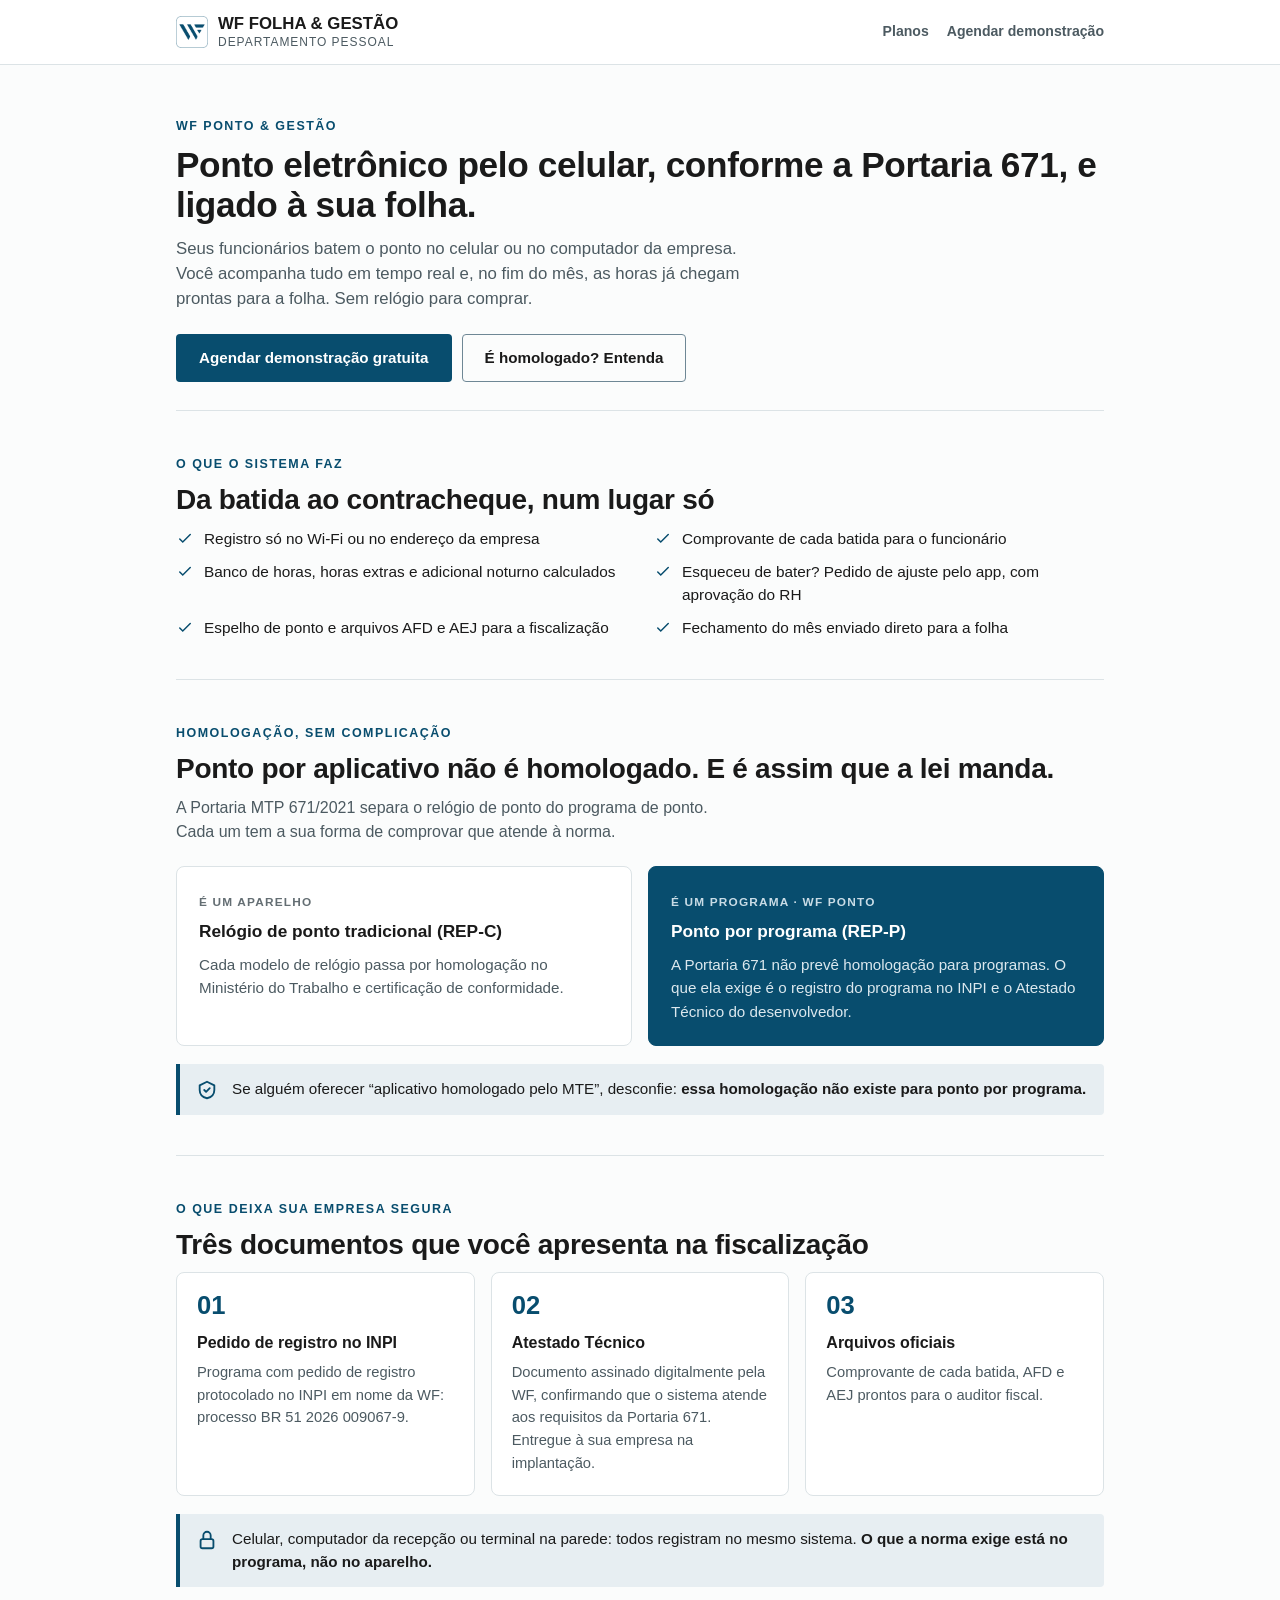
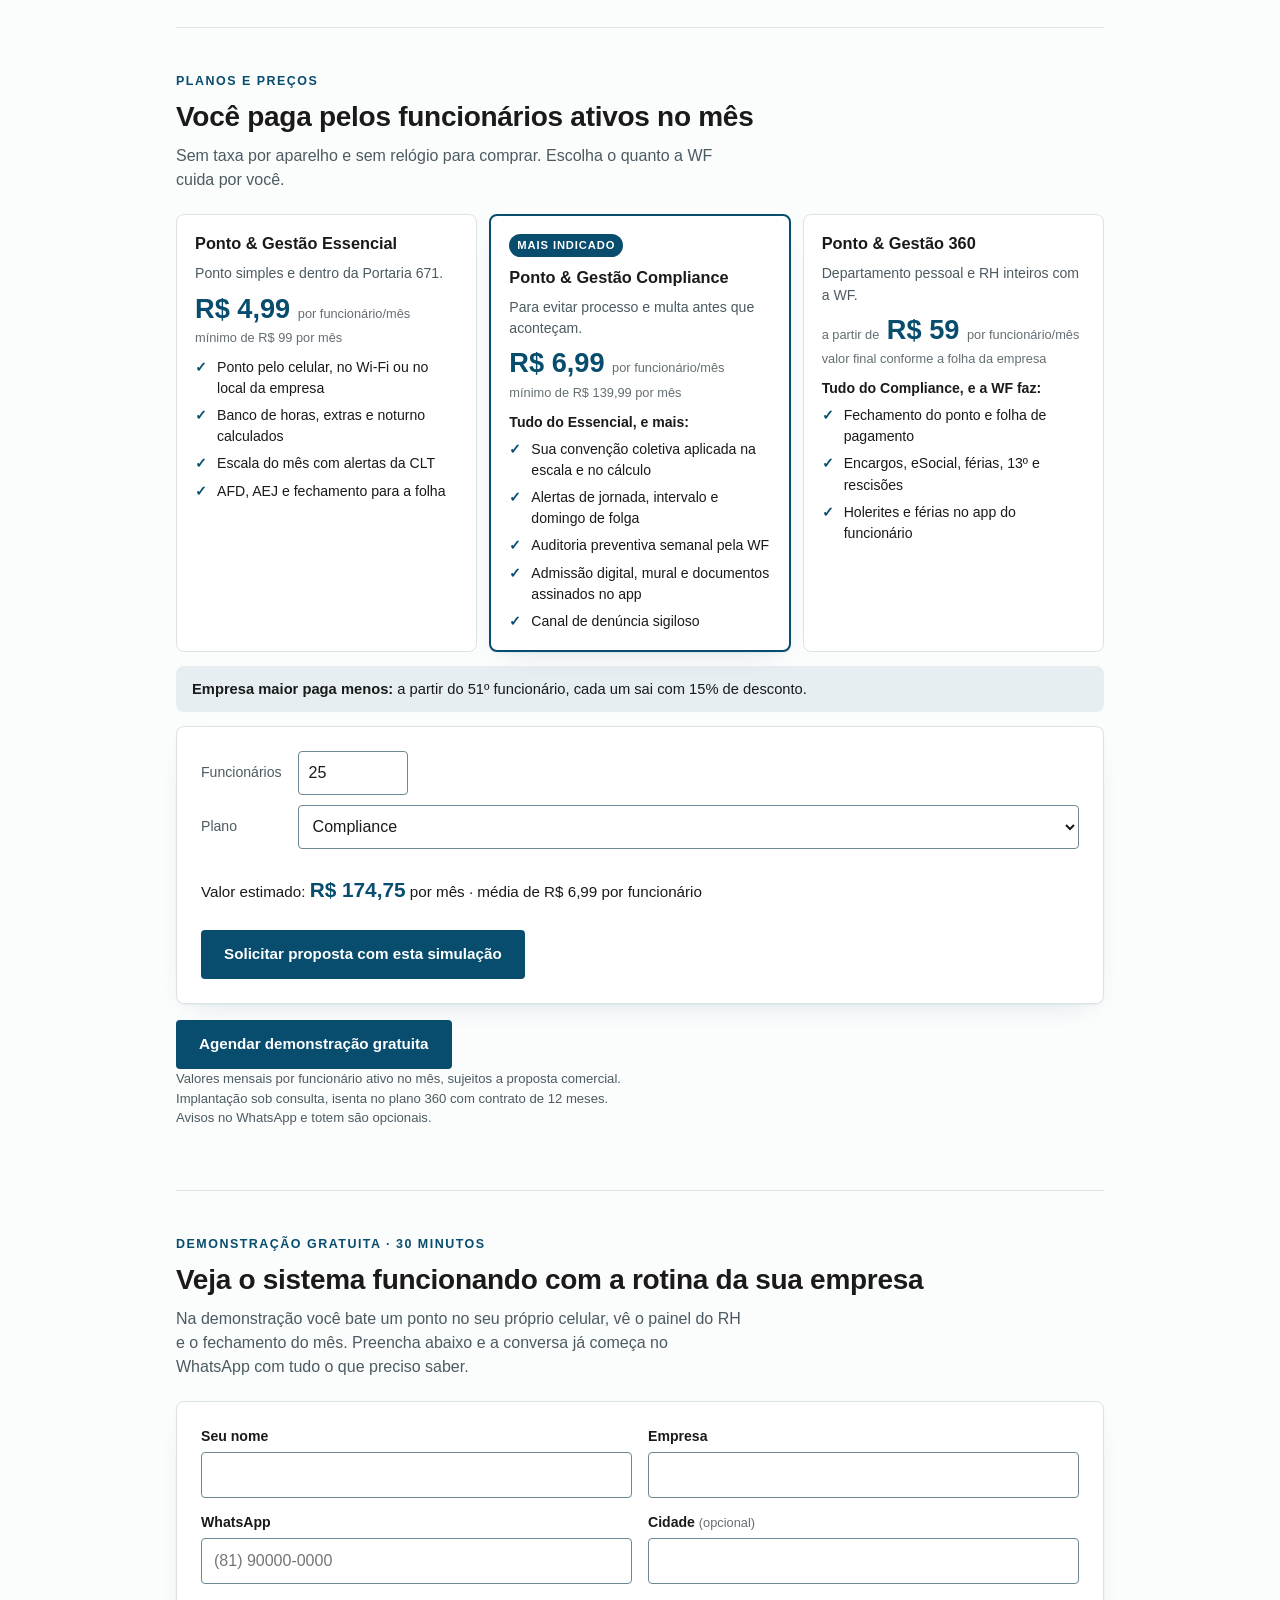
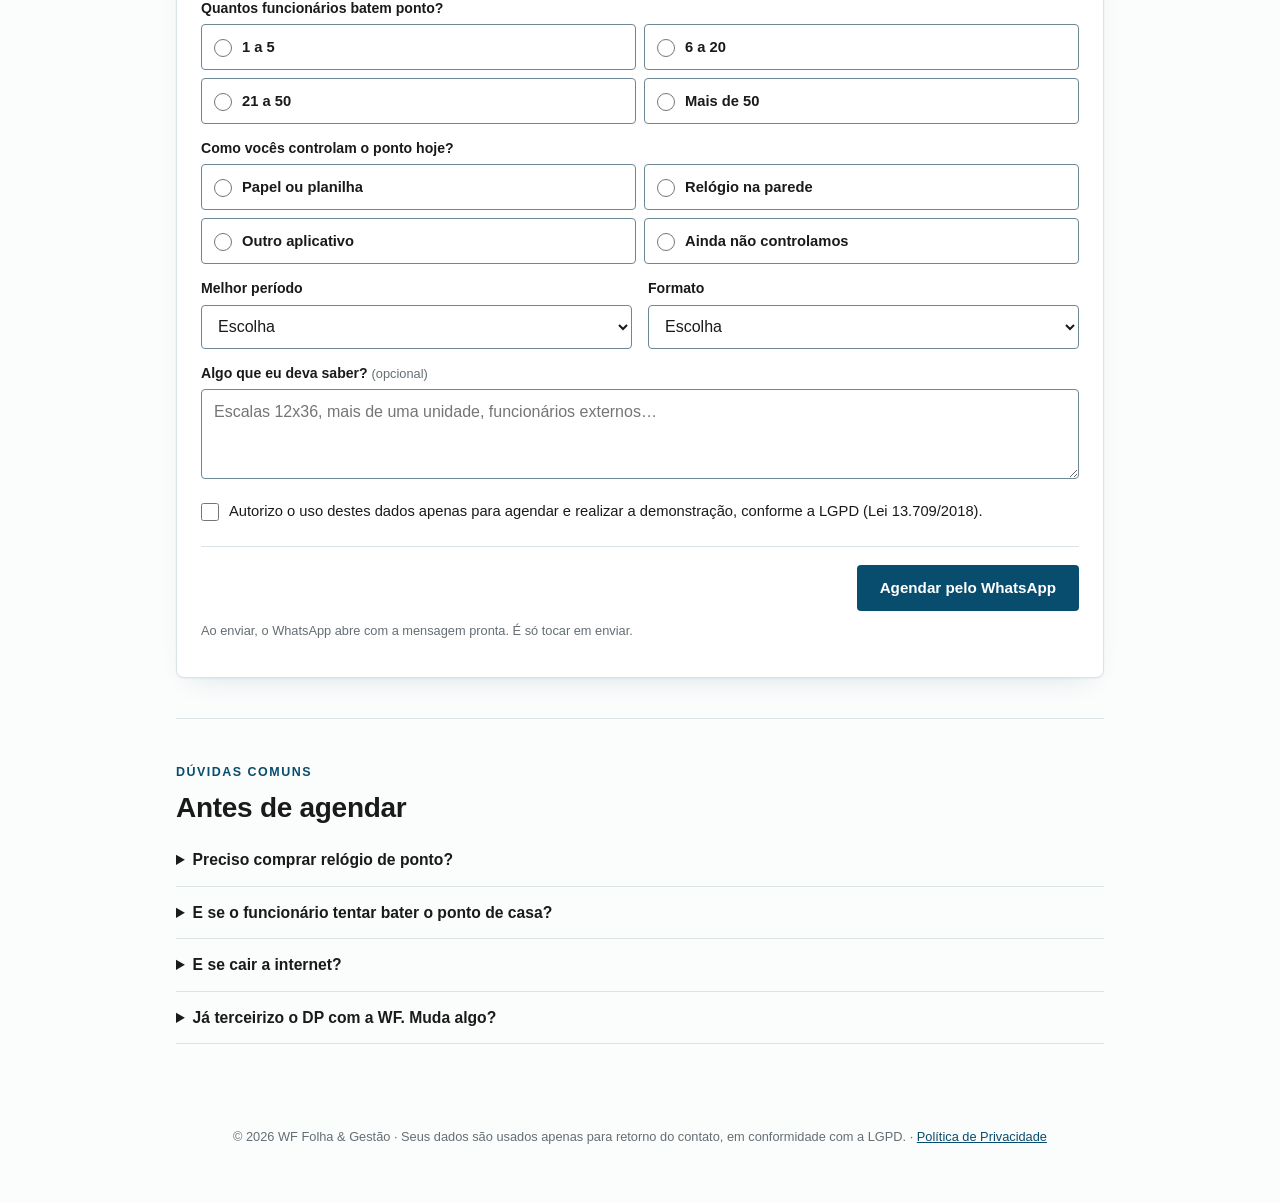
<file: ponto/index.html>
<!doctype html>
<html lang="pt-BR">
<head>
<meta charset="UTF-8">
<!-- Segurança: o GitHub Pages não permite definir cabeçalhos de resposta, então
     o que dá para fazer pelo HTML é definido aqui. Ficam de fora HSTS e
     X-Content-Type-Options, que só existem como cabeçalho (achado SEC-1). -->
<meta http-equiv="Content-Security-Policy" content="default-src 'self'; script-src 'self' 'unsafe-inline'; style-src 'self' 'unsafe-inline' https://fonts.googleapis.com; font-src 'self' https://fonts.gstatic.com; img-src 'self' data:; connect-src 'self' https://script.google.com https://script.googleusercontent.com; form-action 'self'; base-uri 'self'; object-src 'none'; upgrade-insecure-requests">
<meta name="referrer" content="same-origin">
<meta name="viewport" content="width=device-width, initial-scale=1, viewport-fit=cover">
<title>WF Ponto &amp; Gestão | Ponto eletrônico pelo celular</title>
<meta name="description" content="Ponto eletrônico pelo celular (REP-P) dentro da Portaria 671, com banco de horas, comprovantes e fechamento direto na folha. Agende uma demonstração gratuita.">
<meta name="theme-color" content="#084D6E">
<link rel="canonical" href="https://folhaegestao.com.br/ponto/">
<meta property="og:title" content="WF Ponto &amp; Gestão — ponto eletrônico pelo celular">
<meta property="og:description" content="Conforme a Portaria MTP 671/2021, sem relógio para comprar e ligado à sua folha. Agende uma demonstração gratuita.">
<meta property="og:image" content="https://folhaegestao.com.br/og-image.png">
<link rel="icon" href="../favicon.ico" sizes="any">
<link rel="icon" type="image/png" sizes="32x32" href="../icone-32.png">
<link rel="apple-touch-icon" href="../apple-touch-icon.png">
<link rel="preconnect" href="https://fonts.googleapis.com">
<link rel="preconnect" href="https://fonts.gstatic.com" crossorigin>
<link rel="stylesheet" href="https://fonts.googleapis.com/css2?family=Archivo:wght@400;600;700;800&display=swap">
<style>
  :root{
    --bg:#FBFCFC; --bg-alt:#EEF1F3; --surface:#FFFFFF;
    --ink:#1A1A1A; --ink-soft:#4C5A61; --ink-faint:#646E73;
    --petrol:#084D6E; --petrol-tint:#E7EEF2; --steel:#94ADBB;
    --border:#DCE3E6;
    /* auditoria T-2: #C3CFD3 dava 1,59:1 sobre branco; a WCAG 1.4.11
       pede 3:1 para contorno de componente. #6E8795 dá 3,78:1. */
    --border-strong:#6E8795;
    --danger:#B42318; --danger-bg:#FEF3F2;
    --shadow:0 1px 2px rgba(8,77,110,0.06), 0 12px 28px -16px rgba(8,77,110,0.18);
    --radius-s:4px; --radius-m:8px;
    --font-display:'Archivo','Helvetica Neue',Helvetica,Arial,sans-serif;
    --font-body:'Helvetica Neue',Helvetica,Arial,-apple-system,BlinkMacSystemFont,sans-serif;
    --brand:#084D6E;
    --mark:url("[data-uri]");
  }
  @media (prefers-color-scheme: dark){
    :root:not([data-theme="light"]){
      --bg:#0E1417; --bg-alt:#141C20; --surface:#131B1F;
      --ink:#EDF0F1; --ink-soft:#AEBBC1; --ink-faint:#7E8C92;
      --petrol:#5FA0C4; --petrol-tint:#16262E;
      --border:#263136; --border-strong:#6E8795;
      --danger:#F97066; --danger-bg:#2A1715;
      --shadow:0 1px 2px rgba(0,0,0,0.3), 0 16px 32px -18px rgba(0,0,0,0.6);
    }
  }
  :root[data-theme="dark"]{
    --bg:#0E1417; --bg-alt:#141C20; --surface:#131B1F;
    --ink:#EDF0F1; --ink-soft:#AEBBC1; --ink-faint:#7E8C92;
    --petrol:#5FA0C4; --petrol-tint:#16262E;
    --border:#263136; --border-strong:#6E8795;
    --danger:#F97066; --danger-bg:#2A1715;
  }
  *{box-sizing:border-box;}
  html{-webkit-text-size-adjust:100%;}
  body{margin:0; background:var(--bg); color:var(--ink); font-family:var(--font-body); font-size:1rem; line-height:1.5;}
  a{color:var(--petrol);}
  .wrap{max-width:760px; margin:0 auto; padding:0 16px;}

  header{border-bottom:1px solid var(--border); background:var(--surface);}
  .nav{display:flex; align-items:center; justify-content:space-between; gap:12px; height:64px;}
  .brand-lockup{display:flex; align-items:center; gap:10px; color:inherit; text-decoration:none;}
  .brand-mark{flex:none; width:32px; height:32px; background-color:var(--petrol); -webkit-mask:var(--mark) center/contain no-repeat; mask:var(--mark) center/contain no-repeat;}
  .brand{display:flex; flex-direction:column; line-height:1.1;}
  /* No celular a marca disputava a linha com os links e quebrava
     "WF Folha & Gestão" em duas linhas, amassando o cabeçalho.
     Abaixo de 560px os links descem para a segunda linha e a marca fica
     inteira, em uma linha só. */
  @media (max-width:560px){
    .nav{flex-wrap:wrap; height:auto; min-height:64px; padding-block:10px; row-gap:4px;}
    .brand-lockup{flex:1 1 100%;}
    .brand-name{white-space:nowrap;}
  }
  .brand-name{font-family:var(--font-display); font-weight:800; font-size:1.05rem; text-transform:uppercase;}
  .brand-sub{font-size:0.75rem; letter-spacing:0.08em; text-transform:uppercase; color:var(--ink-soft); font-weight:500; margin-top:3px;}
  .nav-link{font-family:var(--font-display); font-weight:600; font-size:0.88rem; text-decoration:none; color:var(--ink-soft);}

  .intro{padding:36px 0 20px;}
  .eyebrow{font-family:var(--font-display); font-weight:700; font-size:0.78rem; letter-spacing:0.12em; text-transform:uppercase; color:var(--petrol);}
  h1{font-family:var(--font-display); font-weight:800; font-size:clamp(1.6rem,4.4vw,2.2rem); line-height:1.15; margin:8px 0 10px; letter-spacing:-0.01em;}
  .intro p{color:var(--ink-soft); margin:0; max-width:60ch;}
  .intro-points{display:flex; flex-wrap:wrap; gap:8px 18px; margin-top:16px; padding:0; list-style:none; font-size:0.88rem; color:var(--ink-soft);}
  .intro-points li{display:flex; align-items:center; gap:7px;}
  .intro-points li::before{content:""; width:6px; height:6px; border-radius:50%; background:var(--petrol);}

  .stepper{display:grid; grid-template-columns:repeat(4,1fr); gap:6px; margin:8px 0 18px; padding:0; list-style:none;}
  .stepper li{font-family:var(--font-display); font-size:0.78rem; font-weight:600; color:var(--ink-faint); border-top:3px solid var(--border); padding-top:7px;}
  .stepper li.done{color:var(--ink-soft); border-color:var(--steel);}
  .stepper li.current{color:var(--petrol); border-color:var(--petrol);}
  .stepper .n{display:block; font-size:0.75rem; letter-spacing:0.08em; text-transform:uppercase;}
  @media (max-width:520px){ .stepper .t{display:none;} .stepper li.current .t{display:inline;} }

  .card{background:var(--surface); border:1px solid var(--border); border-radius:var(--radius-m); box-shadow:var(--shadow); padding:24px;}
  @media (max-width:520px){ .card{padding:18px 16px;} }
  fieldset{border:0; margin:0; padding:0; min-width:0;}
  .step{display:none;}
  .step.active{display:block;}
  .step h2{font-family:var(--font-display); font-weight:700; font-size:1.2rem; margin:0 0 4px;}
  .step .lead{color:var(--ink-soft); font-size:0.92rem; margin:0 0 18px;}
  .group-title{font-family:var(--font-display); font-weight:700; font-size:0.8rem; letter-spacing:0.08em; text-transform:uppercase; color:var(--ink-soft); margin:22px 0 10px; padding-top:16px; border-top:1px solid var(--border);}

  .grid{display:grid; grid-template-columns:1fr 1fr; gap:14px 16px;}
  .grid-3{grid-template-columns:2fr 1fr 1fr;}
  .full{grid-column:1/-1;}
  @media (max-width:600px){ .grid, .grid-3{grid-template-columns:1fr;} }

  .field label, .field .label{display:block; font-family:var(--font-display); font-weight:600; font-size:0.88rem; margin-bottom:5px;}
  .opt{font-weight:400; color:var(--ink-faint); font-size:0.8rem;}
  .hint{display:block; font-size:0.8rem; color:var(--ink-faint); margin-top:4px;}
  input[type=text], input[type=email], input[type=tel], input[type=date], input[type=number], select, textarea{
    width:100%; font:inherit; font-size:1rem; color:var(--ink); background:var(--surface);
    border:1px solid var(--border-strong); border-radius:var(--radius-s); padding:10px 12px; min-height:44px;
  }
  textarea{min-height:90px; resize:vertical;}
  input:focus, select:focus, textarea:focus{outline:2px solid var(--petrol); outline-offset:1px; border-color:var(--petrol);}
  .money{position:relative;}
  .money span{position:absolute; left:12px; top:50%; transform:translateY(-50%); color:var(--ink-faint); font-size:0.92rem; pointer-events:none;}
  .money input{padding-left:38px;}
  .field.invalid input, .field.invalid select{border-color:var(--danger);}
  .err{display:none; color:var(--danger); font-size:0.8rem; margin-top:4px;}
  .field.invalid .err{display:block;}

  .choices{display:grid; gap:8px;}
  .choice{display:flex; gap:10px; align-items:flex-start; border:1px solid var(--border-strong); border-radius:var(--radius-s); padding:11px 12px; cursor:pointer; background:var(--surface);}
  .choice:hover{border-color:var(--petrol);}
  .choice input{margin:3px 0 0; accent-color:var(--petrol); width:18px; height:18px; flex:none;}
  .choice strong{display:block; font-family:var(--font-display); font-weight:600; font-size:0.92rem;}
  .choice small{display:block; color:var(--ink-faint); font-size:0.8rem;}
  .choice:has(input:checked){border-color:var(--petrol); background:var(--petrol-tint);}
  .field label.periodo{display:flex; margin-bottom:0; font-family:var(--font-body); font-weight:400;}
  .field label.choice, .field label.check{display:flex; margin-bottom:0; font-family:var(--font-body); font-weight:400; font-size:0.92rem;}
  .choices.two{grid-template-columns:1fr 1fr;}
  @media (max-width:600px){ .choices.two{grid-template-columns:1fr;} }
  .check{display:flex; gap:10px; align-items:flex-start; font-size:0.92rem; cursor:pointer;}
  .check input{margin:3px 0 0; accent-color:var(--petrol); width:18px; height:18px; flex:none;}
  .aviso-calculo{border:1px solid var(--border-strong); color:var(--ink); line-height:1.55;}
  .aviso-calculo strong{display:block; font-family:var(--font-display); font-size:0.92rem; margin-bottom:4px;}
  .ferias-lista{display:grid; gap:8px;}
  .periodo{display:flex; gap:10px; align-items:flex-start; border:1px solid var(--border-strong); border-radius:var(--radius-s); padding:10px 12px; cursor:pointer; background:var(--surface);}
  .periodo input{margin:3px 0 0; accent-color:var(--petrol); width:18px; height:18px; flex:none;}
  .periodo:has(input:checked){border-color:var(--petrol); background:var(--petrol-tint);}
  .periodo strong{display:block; font-family:var(--font-display); font-weight:600; font-size:0.92rem;}
  .periodo small{display:block; color:var(--ink-soft); font-size:0.8rem;}
  .tag{display:inline-block; font-family:var(--font-display); font-weight:700; font-size:0.75rem; letter-spacing:0.04em; text-transform:uppercase; border-radius:3px; padding:2px 6px; margin-top:4px;}
  .tag-dobro{background:var(--danger-bg); color:var(--danger);}
  .tag-prazo{background:var(--petrol-tint); color:var(--petrol);}
  .periodo-atual{font-size:0.84rem; color:var(--ink-soft); border:1px dashed var(--border-strong); border-radius:var(--radius-s); padding:9px 12px;}
  .hidden{display:none !important;}
  .note{background:var(--petrol-tint); border-radius:var(--radius-s); padding:10px 12px; font-size:0.86rem; color:var(--ink-soft);}

  .actions{display:flex; justify-content:space-between; align-items:center; gap:12px; margin-top:24px; padding-top:18px; border-top:1px solid var(--border);}
  .btn{display:inline-flex; align-items:center; justify-content:center; gap:8px; font-family:var(--font-display); font-weight:700; font-size:0.95rem; text-decoration:none; padding:12px 22px; border-radius:var(--radius-s); border:1px solid transparent; cursor:pointer; min-height:46px;}
  .btn-primary{background:var(--brand); color:#fff;}
  .btn-primary:hover{filter:brightness(1.1);}
  .btn-primary[disabled]{opacity:0.6; cursor:wait;}
  .btn-ghost{background:transparent; border-color:var(--border-strong); color:var(--ink);}
  .actions .spacer{flex:1;}
  .form-error{display:none; margin-top:14px; background:var(--danger-bg); color:var(--danger); border-radius:var(--radius-s); padding:10px 12px; font-size:0.9rem;}

  .success{text-align:center; padding:12px 4px;}
  .success .icon{width:56px; height:56px; border-radius:50%; background:var(--petrol-tint); color:var(--petrol); display:inline-flex; align-items:center; justify-content:center; margin-bottom:10px;}
  .success h2{font-family:var(--font-display); font-weight:800; font-size:1.4rem; margin:6px 0;}
  .success p{color:var(--ink-soft); max-width:46ch; margin:6px auto;}
  .protocolo{font-family:var(--font-display); font-weight:700; color:var(--ink);}

  .hp{position:absolute; left:-9999px; width:1px; height:1px; overflow:hidden;}
  footer{color:var(--ink-faint); font-size:0.8rem; padding:28px 16px 40px; text-align:center;}

  /* ---- planos e preços ---- */
  .planos{display:grid; grid-template-columns:repeat(3,1fr); gap:12px; margin-top:20px;}
  @media (max-width:760px){ .planos{grid-template-columns:1fr;} }
  .plano{border:1px solid var(--border); border-radius:var(--radius-m); background:var(--surface); padding:18px; display:flex; flex-direction:column; gap:10px;}
  .plano.destaque{border:2px solid var(--petrol); box-shadow:var(--shadow);}
  .plano .selo{align-self:flex-start; font-family:var(--font-display); font-size:0.7rem; font-weight:700; letter-spacing:0.08em; text-transform:uppercase; color:#fff; background:var(--brand); padding:3px 8px; border-radius:999px;}
  .plano h3{margin:0; font-family:var(--font-display); font-size:1.02rem; line-height:1.25;}
  .plano .pq{margin:0; font-size:0.88rem; color:var(--ink-soft);}
  .plano .preco{font-family:var(--font-display); font-weight:800; font-size:1.7rem; color:var(--petrol); line-height:1; font-variant-numeric:tabular-nums;}
  .plano .preco small{font-family:var(--font-body); font-weight:400; font-size:0.8rem; color:var(--ink-faint);}
  .plano .min{font-size:0.8rem; color:var(--ink-faint); margin-top:-4px;}
  .plano ul{list-style:none; margin:0; padding:0; display:grid; gap:6px; font-size:0.88rem;}
  .plano li{display:grid; grid-template-columns:16px 1fr; gap:6px;}
  .plano li::before{content:"✓"; color:var(--petrol); font-weight:700;}
  .plano li.mais{grid-template-columns:1fr; font-weight:600;}
  .plano li.mais::before{content:none;}
  .desconto{margin-top:14px; padding:12px 16px; border-radius:var(--radius-m); background:var(--petrol-tint); font-size:0.92rem;}
  .desconto b{font-family:var(--font-display);}
  .simula{margin-top:14px; display:grid; grid-template-columns:auto 1fr; gap:10px 16px; align-items:center;}
  .simula label{font-size:0.88rem; color:var(--ink-soft);}
  .simula input, .simula select{font:inherit; padding:8px 10px; border:1px solid var(--border-strong); border-radius:var(--radius-s); background:var(--surface); color:var(--ink); min-width:0;}
  .simula input{width:110px;} .simula select{justify-self:start;}
  .simula .total{grid-column:1/-1; font-size:0.95rem;}
  .simula .total b{font-family:var(--font-display); font-size:1.3rem; color:var(--petrol); font-variant-numeric:tabular-nums;}
  @media (max-width:520px){ .simula{grid-template-columns:1fr;} }
  .letra-miuda{margin:12px 0 0; font-size:0.82rem; color:var(--ink-faint);}
  /* auditoria A-6: link de pulo para quem navega por teclado */
  .pular-conteudo{position:absolute; left:16px; top:-100px; z-index:200; background:var(--petrol);
    color:#fff; font-weight:700; padding:12px 20px; border-radius:var(--radius-m);
    text-decoration:none; transition:top 180ms ease-out;}
  .pular-conteudo:focus{top:16px;}
  /* auditoria: alvo de toque mínimo de 44px (WCAG 2.5.8). Em link embutido o
     padding vertical aumenta a área clicável sem mexer no texto. */
  header a.nav-link, header nav a, header .links a, header .wrap.nav > a{min-height:44px; display:inline-flex; align-items:center;}
  footer a{padding-block:15px; display:inline-block;}
  .zap-flutuante, a.whats, a[href*="wa.me"].btn{min-height:44px;}
</style>
<style>
  .wrap{max-width:960px;}
  .hero-ponto{padding:48px 0 28px;}
  .hero-ponto p{color:var(--ink-soft); margin:0; max-width:62ch; font-size:1.05rem;}
  .hero-ponto .cta-row{display:flex; flex-wrap:wrap; gap:10px; margin-top:22px;}
  .bloco{padding:40px 0; border-top:1px solid var(--border);}
  .bloco h2{font-family:var(--font-display); font-weight:800; font-size:clamp(1.35rem,3.4vw,1.75rem); line-height:1.2; margin:8px 0 10px; letter-spacing:-0.01em;}
  .bloco > p{color:var(--ink-soft); max-width:64ch; margin:0 0 22px;}
  .duo{display:grid; grid-template-columns:1fr 1fr; gap:16px;}
  .tri{display:grid; grid-template-columns:repeat(3,1fr); gap:16px;}
  @media (max-width:760px){ .duo, .tri{grid-template-columns:1fr;} }
  .tipo{border:1px solid var(--border); border-radius:var(--radius-m); padding:22px; background:var(--surface);}
  .tipo .k{font-family:var(--font-display); font-weight:700; font-size:0.74rem; letter-spacing:0.1em; text-transform:uppercase; color:var(--ink-faint);}
  .tipo h3{font-family:var(--font-display); font-weight:700; font-size:1.08rem; margin:6px 0 8px;}
  .tipo p{margin:0; color:var(--ink-soft); font-size:0.95rem; line-height:1.55;}
  .tipo.destaque{background:var(--brand); border-color:var(--brand); color:#fff;}
  .tipo.destaque .k{color:#C9DCE6;}
  .tipo.destaque p{color:#DCE8EE;}
  .alerta{display:flex; gap:14px; align-items:flex-start; margin-top:18px; border-left:4px solid var(--petrol); background:var(--petrol-tint); padding:14px 16px; border-radius:0 var(--radius-s) var(--radius-s) 0; font-size:0.95rem;}
  .alerta svg{flex:none; width:22px; height:22px; color:var(--petrol); margin-top:1px;}
  .garantia{border:1px solid var(--border); border-radius:var(--radius-m); padding:20px; background:var(--surface);}
  .garantia .n{font-family:var(--font-display); font-weight:800; font-size:1.6rem; color:var(--petrol); line-height:1;} /* o aço dava 2,35:1 no modo claro */
  .garantia h3{font-family:var(--font-display); font-weight:700; font-size:1rem; margin:10px 0 6px;}
  .garantia p{margin:0; color:var(--ink-soft); font-size:0.92rem; line-height:1.55;}
  .recursos{display:grid; grid-template-columns:1fr 1fr; gap:10px 28px; padding:0; margin:0; list-style:none;}
  @media (max-width:600px){ .recursos{grid-template-columns:1fr;} }
  .recursos li{display:flex; gap:10px; align-items:flex-start; font-size:0.96rem; line-height:1.5;}
  .recursos svg{flex:none; width:18px; height:18px; color:var(--petrol); margin-top:3px;}
  .demo-card{margin-top:4px;}
  .demo-card .lead{color:var(--ink-soft); font-size:0.92rem; margin:0 0 18px;}
  .fine{font-size:0.8rem; color:var(--ink-faint); margin-top:10px;}
  .faq details{border-bottom:1px solid var(--border); padding:14px 0;}
  .faq summary{font-family:var(--font-display); font-weight:700; cursor:pointer; font-size:0.98rem;}
  .faq details p{color:var(--ink-soft); margin:8px 0 0; font-size:0.95rem; line-height:1.55;}
  .btn-ghost:hover{border-color:var(--petrol);}
  .actions{justify-content:flex-end;}
</style>
</head>
<body>
<a class="pular-conteudo" href="#conteudo">Pular para o conteúdo</a>

<header>
  <div class="wrap nav">
    <a class="brand-lockup" href="../" aria-label="WF Folha &amp; Gestão — início">
      <span class="brand-mark" aria-hidden="true"></span>
      <span class="brand"><span class="brand-name">WF Folha &amp; Gestão</span><span class="brand-sub">Departamento Pessoal</span></span>
    </a>
    <span style="display:flex;gap:18px"><a class="nav-link" href="#planos">Planos</a><a class="nav-link" href="#demonstracao">Agendar demonstração</a></span>
  </div>
</header>

<main id="conteudo" class="wrap">
  <section class="hero-ponto">
    <span class="eyebrow">WF Ponto &amp; Gestão</span>
    <h1>Ponto eletrônico pelo celular, conforme a Portaria 671, e ligado à sua folha.</h1>
    <p>Seus funcionários batem o ponto no celular ou no computador da empresa. Você acompanha tudo em tempo real e, no fim do mês, as horas já chegam prontas para a folha. Sem relógio para comprar.</p>
    <div class="cta-row">
      <a class="btn btn-primary" href="#demonstracao">Agendar demonstração gratuita</a>
      <a class="btn btn-ghost" href="#homologacao">É homologado? Entenda</a>
    </div>
  </section>

  <section class="bloco">
    <span class="eyebrow">O que o sistema faz</span>
    <h2>Da batida ao contracheque, num lugar só</h2>
    <ul class="recursos">
      <li><svg viewBox="0 0 24 24" fill="none" stroke="currentColor" stroke-width="2" stroke-linecap="round"><path d="M5 12l4 4L19 6"/></svg>Registro só no Wi-Fi ou no endereço da empresa</li>
      <li><svg viewBox="0 0 24 24" fill="none" stroke="currentColor" stroke-width="2" stroke-linecap="round"><path d="M5 12l4 4L19 6"/></svg>Comprovante de cada batida para o funcionário</li>
      <li><svg viewBox="0 0 24 24" fill="none" stroke="currentColor" stroke-width="2" stroke-linecap="round"><path d="M5 12l4 4L19 6"/></svg>Banco de horas, horas extras e adicional noturno calculados</li>
      <li><svg viewBox="0 0 24 24" fill="none" stroke="currentColor" stroke-width="2" stroke-linecap="round"><path d="M5 12l4 4L19 6"/></svg>Esqueceu de bater? Pedido de ajuste pelo app, com aprovação do RH</li>
      <li><svg viewBox="0 0 24 24" fill="none" stroke="currentColor" stroke-width="2" stroke-linecap="round"><path d="M5 12l4 4L19 6"/></svg>Espelho de ponto e arquivos AFD e AEJ para a fiscalização</li>
      <li><svg viewBox="0 0 24 24" fill="none" stroke="currentColor" stroke-width="2" stroke-linecap="round"><path d="M5 12l4 4L19 6"/></svg>Fechamento do mês enviado direto para a folha</li>
    </ul>
  </section>

  <section class="bloco" id="homologacao">
    <span class="eyebrow">Homologação, sem complicação</span>
    <h2>Ponto por aplicativo não é homologado. E é assim que a lei manda.</h2>
    <p>A Portaria MTP 671/2021 separa o relógio de ponto do programa de ponto. Cada um tem a sua forma de comprovar que atende à norma.</p>
    <div class="duo">
      <div class="tipo">
        <span class="k">É um aparelho</span>
        <h3>Relógio de ponto tradicional (REP-C)</h3>
        <p>Cada modelo de relógio passa por homologação no Ministério do Trabalho e certificação de conformidade.</p>
      </div>
      <div class="tipo destaque">
        <span class="k">É um programa · WF Ponto</span>
        <h3>Ponto por programa (REP-P)</h3>
        <p>A Portaria 671 não prevê homologação para programas. O que ela exige é o registro do programa no INPI e o Atestado Técnico do desenvolvedor.</p>
      </div>
    </div>
    <div class="alerta">
      <svg viewBox="0 0 24 24" fill="none" stroke="currentColor" stroke-width="2" stroke-linecap="round" stroke-linejoin="round" aria-hidden="true"><path d="M12 3l8 4v5c0 5-3.5 8-8 9-4.5-1-8-4-8-9V7z"/><path d="M9 12l2 2 4-4"/></svg>
      <span>Se alguém oferecer “aplicativo homologado pelo MTE”, desconfie: <strong>essa homologação não existe para ponto por programa.</strong></span>
    </div>
  </section>

  <section class="bloco">
    <span class="eyebrow">O que deixa sua empresa segura</span>
    <h2>Três documentos que você apresenta na fiscalização</h2>
    <div class="tri">
      <div class="garantia"><span class="n">01</span><h3>Pedido de registro no INPI</h3><p>Programa com pedido de registro protocolado no INPI em nome da WF: processo BR 51 2026 009067-9.</p></div>
      <div class="garantia"><span class="n">02</span><h3>Atestado Técnico</h3><p>Documento assinado digitalmente pela WF, confirmando que o sistema atende aos requisitos da Portaria 671. Entregue à sua empresa na implantação.</p></div>
      <div class="garantia"><span class="n">03</span><h3>Arquivos oficiais</h3><p>Comprovante de cada batida, AFD e AEJ prontos para o auditor fiscal.</p></div>
    </div>
    <div class="alerta">
      <svg viewBox="0 0 24 24" fill="none" stroke="currentColor" stroke-width="2" stroke-linecap="round" stroke-linejoin="round" aria-hidden="true"><rect x="5" y="11" width="14" height="10" rx="2"/><path d="M8 11V7a4 4 0 0 1 8 0v4"/></svg>
      <span>Celular, computador da recepção ou terminal na parede: todos registram no mesmo sistema. <strong>O que a norma exige está no programa, não no aparelho.</strong></span>
    </div>
  </section>


  <section class="bloco" id="planos">
    <span class="eyebrow">Planos e preços</span>
    <h2>Você paga pelos funcionários ativos no mês</h2>
    <p>Sem taxa por aparelho e sem relógio para comprar. Escolha o quanto a WF cuida por você.</p>
    <div class="planos">
      <div class="plano">
        <h3>Ponto &amp; Gestão Essencial</h3>
        <p class="pq">Ponto simples e dentro da Portaria 671.</p>
        <div class="preco">R$ 4,99 <small>por funcionário/mês</small></div>
        <div class="min">mínimo de R$ 99 por mês</div>
        <ul>
          <li>Ponto pelo celular, no Wi-Fi ou no local da empresa</li>
          <li>Banco de horas, extras e noturno calculados</li>
          <li>Escala do mês com alertas da CLT</li>
          <li>AFD, AEJ e fechamento para a folha</li>
        </ul>
      </div>
      <div class="plano destaque">
        <span class="selo">Mais indicado</span>
        <h3>Ponto &amp; Gestão Compliance</h3>
        <p class="pq">Para evitar processo e multa antes que aconteçam.</p>
        <div class="preco">R$ 6,99 <small>por funcionário/mês</small></div>
        <div class="min">mínimo de R$ 139,99 por mês</div>
        <ul>
          <li class="mais">Tudo do Essencial, e mais:</li>
          <li>Sua convenção coletiva aplicada na escala e no cálculo</li>
          <li>Alertas de jornada, intervalo e domingo de folga</li>
          <li>Auditoria preventiva semanal pela WF</li>
          <li>Admissão digital, mural e documentos assinados no app</li>
          <li>Canal de denúncia sigiloso</li>
        </ul>
      </div>
      <div class="plano">
        <h3>Ponto &amp; Gestão 360</h3>
        <p class="pq">Departamento pessoal e RH inteiros com a WF.</p>
        <div class="preco"><small>a partir de</small> R$ 59 <small>por funcionário/mês</small></div>
        <div class="min">valor final conforme a folha da empresa</div>
        <ul>
          <li class="mais">Tudo do Compliance, e a WF faz:</li>
          <li>Fechamento do ponto e folha de pagamento</li>
          <li>Encargos, eSocial, férias, 13º e rescisões</li>
          <li>Holerites e férias no app do funcionário</li>
        </ul>
      </div>
    </div>
    <div class="desconto"><b>Empresa maior paga menos:</b> a partir do 51º funcionário, cada um sai com 15% de desconto.</div>
    <form class="card simula" id="simula" onsubmit="return false">
      <label for="sim-qtd">Funcionários</label><input id="sim-qtd" type="number" min="1" max="999" value="25" inputmode="numeric">
      <label for="sim-plano">Plano</label>
      <select id="sim-plano"><option value="4.99|99">Essencial</option><option value="6.99|139.99" selected>Compliance</option><option value="59|590">360 (a partir de)</option></select>
      <p class="total" id="sim-total" aria-live="polite"></p>
      <a class="btn btn-primary" id="sim-proposta" href="#" target="_blank" rel="noopener" style="grid-column:1/-1;justify-self:start">Solicitar proposta com esta simulação</a>
    </form>
    <div class="cta-row" style="margin-top:16px"><a class="btn btn-primary" href="#demonstracao">Agendar demonstração gratuita</a></div>
    <p class="letra-miuda">Valores mensais por funcionário ativo no mês, sujeitos a proposta comercial. Implantação sob consulta, isenta no plano 360 com contrato de 12 meses. Avisos no WhatsApp e totem são opcionais.</p>
  </section>

  <section class="bloco" id="demonstracao">
    <span class="eyebrow">Demonstração gratuita · 30 minutos</span>
    <h2>Veja o sistema funcionando com a rotina da sua empresa</h2>
    <p>Na demonstração você bate um ponto no seu próprio celular, vê o painel do RH e o fechamento do mês. Preencha abaixo e a conversa já começa no WhatsApp com tudo o que preciso saber.</p>

    <form class="card demo-card" id="form" novalidate>
      <div class="grid">
        <div class="field"><label for="nome">Seu nome</label>
          <input type="text" id="nome" name="nome" required autocomplete="name">
          <span class="err">Informe seu nome.</span></div>
        <div class="field"><label for="empresa">Empresa</label>
          <input type="text" id="empresa" name="empresa" required autocomplete="organization">
          <span class="err">Informe o nome da empresa.</span></div>
        <div class="field"><label for="whatsapp">WhatsApp</label>
          <input type="tel" id="whatsapp" name="whatsapp" required inputmode="tel" autocomplete="tel" placeholder="(81) 90000-0000">
          <span class="err">Informe um WhatsApp com DDD.</span></div>
        <div class="field"><label for="cidade">Cidade <span class="opt">(opcional)</span></label>
          <input type="text" id="cidade" name="cidade" autocomplete="address-level2"></div>

        <div class="field full"><span class="label">Quantos funcionários batem ponto?</span>
          <div class="choices two" role="radiogroup">
            <label class="choice"><input type="radio" name="funcionarios" value="1 a 5" required><span><strong>1 a 5</strong></span></label>
            <label class="choice"><input type="radio" name="funcionarios" value="6 a 20"><span><strong>6 a 20</strong></span></label>
            <label class="choice"><input type="radio" name="funcionarios" value="21 a 50"><span><strong>21 a 50</strong></span></label>
            <label class="choice"><input type="radio" name="funcionarios" value="mais de 50"><span><strong>Mais de 50</strong></span></label>
          </div>
          <span class="err">Escolha uma faixa.</span></div>

        <div class="field full"><span class="label">Como vocês controlam o ponto hoje?</span>
          <div class="choices two" role="radiogroup">
            <label class="choice"><input type="radio" name="controle" value="Folha de papel ou planilha" required><span><strong>Papel ou planilha</strong></span></label>
            <label class="choice"><input type="radio" name="controle" value="Relógio de ponto na parede"><span><strong>Relógio na parede</strong></span></label>
            <label class="choice"><input type="radio" name="controle" value="Outro aplicativo"><span><strong>Outro aplicativo</strong></span></label>
            <label class="choice"><input type="radio" name="controle" value="Ainda não controlamos"><span><strong>Ainda não controlamos</strong></span></label>
          </div>
          <span class="err">Escolha uma opção.</span></div>

        <div class="field"><label for="periodo">Melhor período</label>
          <select id="periodo" name="periodo" required>
            <option value="">Escolha</option>
            <option>Manhã</option><option>Tarde</option><option>Fim da tarde (após 17h)</option>
          </select>
          <span class="err">Escolha um período.</span></div>
        <div class="field"><label for="formato">Formato</label>
          <select id="formato" name="formato" required>
            <option value="">Escolha</option>
            <option>Videochamada</option><option>Presencial (Recife e região)</option>
          </select>
          <span class="err">Escolha o formato.</span></div>

        <div class="field full"><label for="obs">Algo que eu deva saber? <span class="opt">(opcional)</span></label>
          <textarea id="obs" name="obs" placeholder="Escalas 12x36, mais de uma unidade, funcionários externos…"></textarea></div>

        <div class="field full"><label class="check"><input type="checkbox" id="lgpd" name="lgpd" required> <span>Autorizo o uso destes dados apenas para agendar e realizar a demonstração, conforme a LGPD (Lei 13.709/2018).</span></label>
          <span class="err">É preciso autorizar para continuar.</span></div>
      </div>
      <div class="actions">
        <button type="submit" class="btn btn-primary">Agendar pelo WhatsApp</button>
      </div>
      <p class="fine">Ao enviar, o WhatsApp abre com a mensagem pronta. É só tocar em enviar.</p>
    </form>
  </section>

  <section class="bloco faq">
    <span class="eyebrow">Dúvidas comuns</span>
    <h2>Antes de agendar</h2>
    <details><summary>Preciso comprar relógio de ponto?</summary><p>Não. O funcionário bate o ponto no próprio celular ou no computador da empresa. Se quiser um terminal na parede, ele registra no mesmo sistema.</p></details>
    <details><summary>E se o funcionário tentar bater o ponto de casa?</summary><p>O registro só é aceito na rede Wi-Fi ou no endereço da empresa que você cadastrar.</p></details>
    <details><summary>E se cair a internet?</summary><p>O app guarda a marcação e envia assim que a conexão volta, com o horário em que ela foi feita.</p></details>
    <details><summary>Já terceirizo o DP com a WF. Muda algo?</summary><p>Fica mais simples: o fechamento do ponto vai direto para a folha, sem papel nem planilha.</p></details>
  </section>
</main>

<footer>© <span id="year"></span> WF Folha &amp; Gestão · Seus dados são usados apenas para retorno do contato, em conformidade com a LGPD. · <a href="/privacidade/">Política de Privacidade</a></footer>

<script>
(function(){
  document.getElementById('year').textContent = new Date().getFullYear();
  var form = document.getElementById('form');
  var tel = document.getElementById('whatsapp');
  tel.addEventListener('input', function(){
    var d = tel.value.replace(/\D/g,'').slice(0,11), o = d;
    if (d.length > 2) o = '(' + d.slice(0,2) + ') ' + d.slice(2);
    if (d.length > 7) o = '(' + d.slice(0,2) + ') ' + d.slice(2, d.length - 4) + '-' + d.slice(-4);
    tel.value = o;
  });
  form.addEventListener('input', function(e){ var f = e.target.closest('.field'); if (f) f.classList.remove('invalid'); });
  function val(n){ var el = form.elements[n]; if (!el) return ''; if (el instanceof RadioNodeList) return el.value; return (el.type === 'checkbox') ? el.checked : el.value.trim(); }
  form.addEventListener('submit', function(e){
    e.preventDefault();
    var ok = true, primeiro = null;
    function erro(n){ var el = form.elements[n]; var node = el instanceof RadioNodeList ? el[0] : el; node.closest('.field').classList.add('invalid'); ok = false; primeiro = primeiro || node; }
    if (!val('nome')) erro('nome');
    if (!val('empresa')) erro('empresa');
    if (val('whatsapp').replace(/\D/g,'').length < 10) erro('whatsapp');
    if (!val('funcionarios')) erro('funcionarios');
    if (!val('controle')) erro('controle');
    if (!val('periodo')) erro('periodo');
    if (!val('formato')) erro('formato');
    if (!val('lgpd')) erro('lgpd');
    if (!ok) { primeiro.focus(); return; }
    var linhas = [
      'Olá! Vim pelo site e quero agendar a demonstração do WF Ponto & Gestão.',
      '',
      '*Nome:* ' + val('nome'),
      '*Empresa:* ' + val('empresa'),
      '*WhatsApp:* ' + val('whatsapp')
    ];
    if (val('cidade')) linhas.push('*Cidade:* ' + val('cidade'));
    linhas.push('*Funcionários que batem ponto:* ' + val('funcionarios'));
    linhas.push('*Controle hoje:* ' + val('controle'));
    linhas.push('*Melhor período:* ' + val('periodo'));
    linhas.push('*Formato:* ' + val('formato'));
    if (val('obs')) linhas.push('*Observações:* ' + val('obs'));
    window.open('https://wa.me/5581999955522?text=' + encodeURIComponent(linhas.join('\n')), '_blank', 'noopener');
  });
})();
</script>

<script>
  (function(){
    var q=document.getElementById('sim-qtd'), p=document.getElementById('sim-plano'), t=document.getElementById('sim-total');
    var brl=function(v){return v.toLocaleString('pt-BR',{style:'currency',currency:'BRL',minimumFractionDigits:v%1?2:0,maximumFractionDigits:2});};
    function calc(){
      var n=Math.max(1,Math.min(999,Math.round(Number(q.value)||1))), v=p.value.split('|'), preco=Number(v[0]), min=Number(v[1]);
      var soma=Math.min(n,50)*preco+Math.max(0,n-50)*Math.round(preco*0.85*100)/100;
      soma=Math.round(soma*100)/100; var total=Math.max(soma,min);
      t.innerHTML='Valor estimado: <b>'+brl(total)+'</b> por mês'+(soma<min?' (mínimo do plano)':' · média de '+brl(Math.round(total/n*100)/100)+' por funcionário');
      // proposta pelo WhatsApp já com a simulação
      var plano=p.options[p.selectedIndex].text.replace(' (a partir de)','');
      var msg='Olá! Vim pelo site e quero uma proposta do WF Ponto & Gestão. Plano: '+plano+'. Funcionários: '+n+'. Valor simulado: '+brl(total)+' por mês.';
      document.getElementById('sim-proposta').href='https://wa.me/5581999955522?text='+encodeURIComponent(msg);
    }
    q.addEventListener('input',calc); p.addEventListener('change',calc); calc();
  })();
</script>
</body>
</html>
</file>
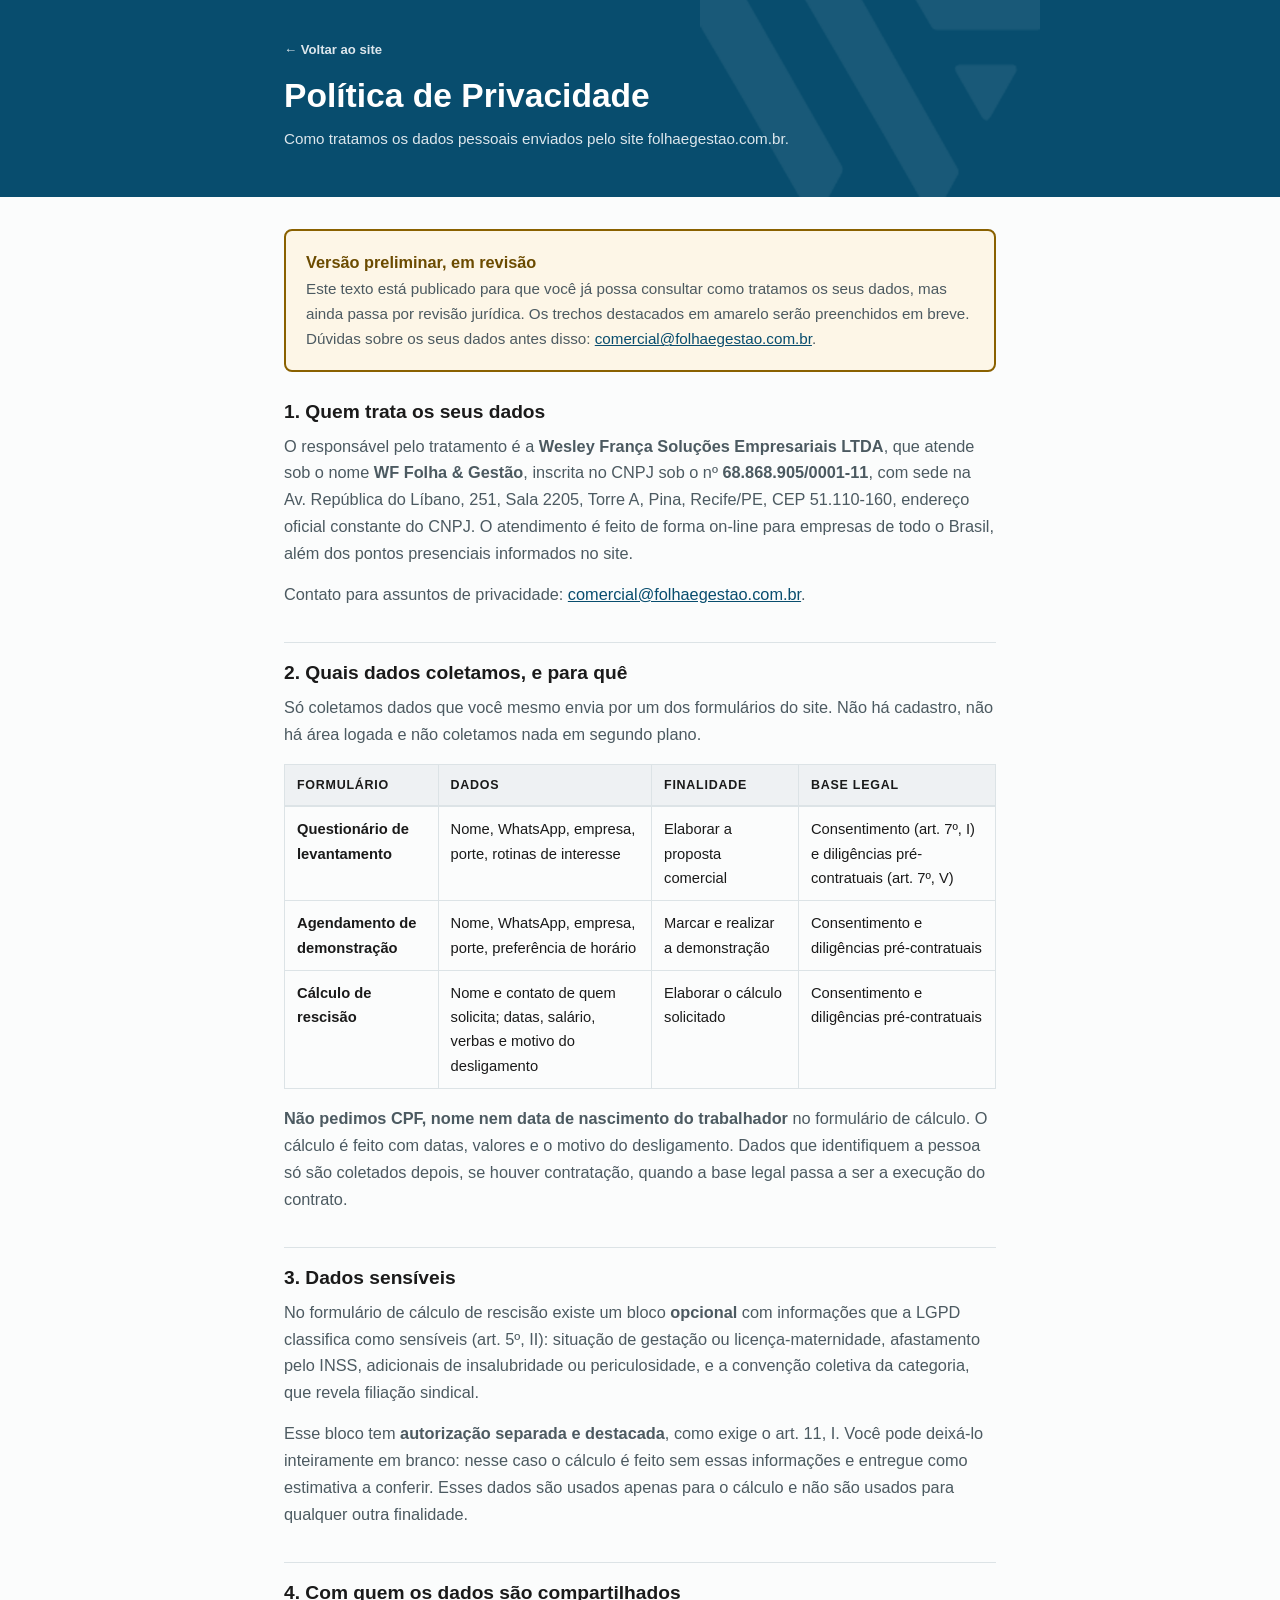
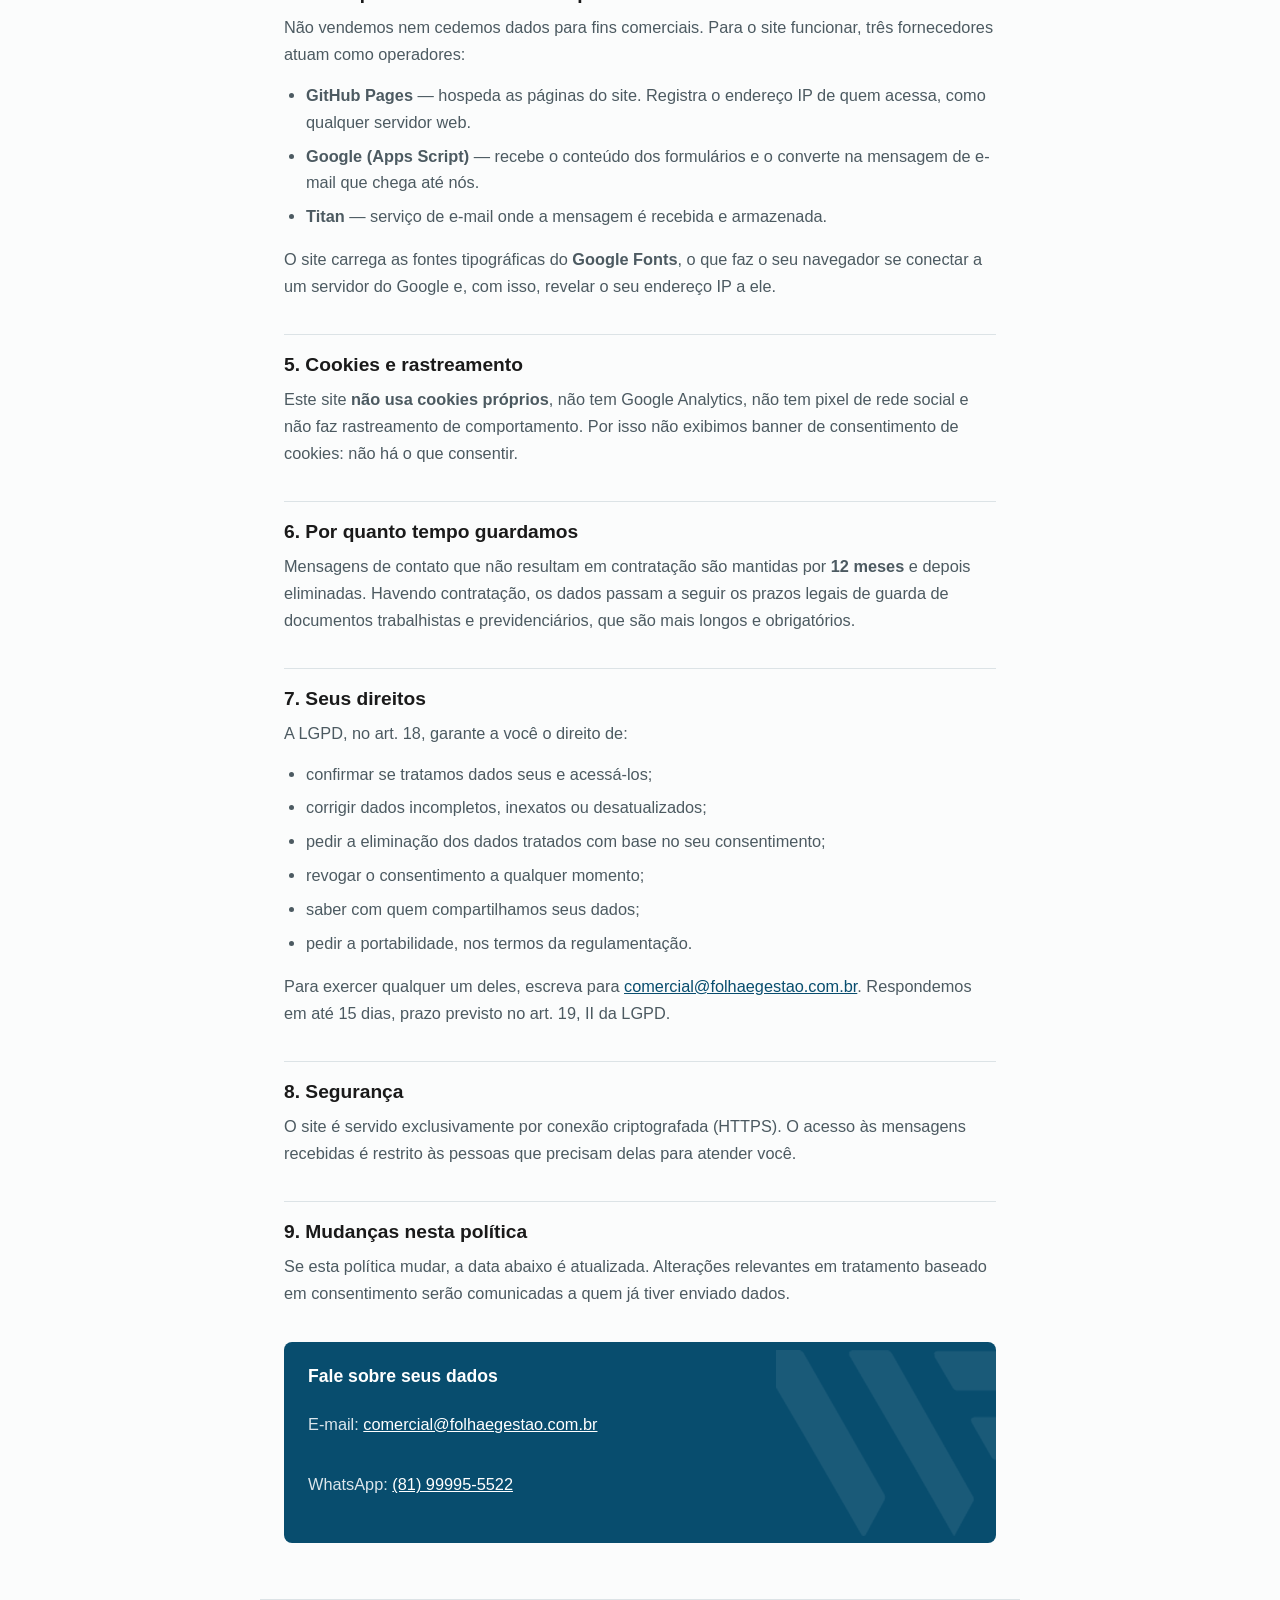
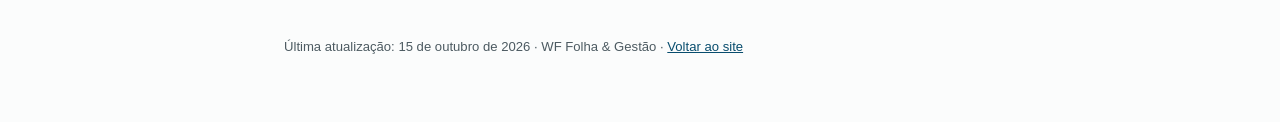
<file: privacidade/index.html>
<!DOCTYPE html>
<html lang="pt-BR">
<head>
<meta charset="UTF-8">
<!-- Segurança: o GitHub Pages não permite definir cabeçalhos de resposta, então
     o que dá para fazer pelo HTML é definido aqui. Ficam de fora HSTS e
     X-Content-Type-Options, que só existem como cabeçalho (achado SEC-1). -->
<meta http-equiv="Content-Security-Policy" content="default-src 'self'; script-src 'self' 'unsafe-inline'; style-src 'self' 'unsafe-inline' https://fonts.googleapis.com; font-src 'self' https://fonts.gstatic.com; img-src 'self' data:; connect-src 'self' https://script.google.com https://script.googleusercontent.com; form-action 'self'; base-uri 'self'; object-src 'none'; upgrade-insecure-requests">
<meta name="referrer" content="same-origin">
<meta name="viewport" content="width=device-width, initial-scale=1, viewport-fit=cover">
<title>Política de Privacidade | WF Folha &amp; Gestão</title>
<meta name="description" content="Como a WF Folha & Gestão trata os dados pessoais enviados pelo site: o que é coletado, para quê, com quem é compartilhado e como exercer seus direitos.">
<link rel="canonical" href="https://folhaegestao.com.br/privacidade/">
<meta name="theme-color" content="#084D6E">
<link rel="icon" href="/favicon.ico" sizes="any">
<link rel="apple-touch-icon" href="/apple-touch-icon.png">
<link rel="preconnect" href="https://fonts.googleapis.com">
<link rel="preconnect" href="https://fonts.gstatic.com" crossorigin>
<link rel="stylesheet" href="https://fonts.googleapis.com/css2?family=Archivo:wght@400;600;700;800&display=swap">
<style>
  :root{
    --bg:#FBFCFC; --surface:#FFFFFF;
    --ink:#1A1A1A; --ink-soft:#4C5A61; --ink-faint:#646E73;
    --petrol:#084D6E; --brand-deep:#084D6E; --border:#DCE3E6; --border-strong:#6E8795;
    --aviso:#8A6100; --aviso-bg:#FDF6E7; --aviso-forte:#6B4B00;
      --bg-alt:#EEF1F3; --danger:#B42318;
    --radius-s:4px; --radius-m:8px;
    --font-display:'Archivo','Helvetica Neue',Helvetica,Arial,sans-serif;
    --font-body:'Helvetica Neue',Helvetica,Arial,-apple-system,sans-serif;
  }
  /* Tema escuro. Liga sozinho quando o aparelho do visitante está no modo
     escuro. Sem isto, quem navegava no escuro levava um flash branco ao
     sair da home e abrir esta página.
     O topo e os blocos de contato NÃO clareiam: ficam em --brand-deep nos
     dois temas. Se usassem --petrol, no escuro virariam azul-claro com
     texto branco por cima — 2,87:1, reprovado. Em petróleo escuro: 9,14:1. */
  @media (prefers-color-scheme: dark){
    :root:not([data-theme="light"]){
      --bg:#0E1417; --surface:#131B1F;
      --ink:#EDF0F1; --ink-soft:#AEBBC1; --ink-faint:#7E8C92;
      --petrol:#5FA0C4; --border:#263136; --border-strong:#6E8795;
      --aviso:#E8D4A0; --aviso-bg:#241D0E; --aviso-forte:#E8D4A0;
      --bg-alt:#141C20; --danger:#F97066;
    }
  }
  *,*::before,*::after{box-sizing:border-box}
  html{-webkit-text-size-adjust:100%; scroll-behavior:smooth}
  body{margin:0; background:var(--bg); color:var(--ink);
    font-family:var(--font-body); font-size:1.02rem; line-height:1.65; -webkit-font-smoothing:antialiased}
  h1,h2,h3{font-family:var(--font-display); margin:0; line-height:1.2}
  p,ul,ol{margin:0}
  a{color:var(--petrol)}
  :focus-visible{outline:3px solid var(--petrol); outline-offset:2px; border-radius:var(--radius-m)}
  .pular-conteudo{position:absolute; left:16px; top:-100px; z-index:200; background:var(--brand-deep);
    color:#fff; font-weight:700; padding:12px 20px; border-radius:var(--radius-m);
    text-decoration:none; transition:top 180ms ease-out}
  .pular-conteudo:focus{top:16px}
  .wrap{width:100%; max-width:760px; margin-inline:auto; padding-inline:24px}
  @media (max-width:767px){ .wrap{padding-inline:16px} }
  header{background:var(--brand-deep); color:#fff; padding:28px 0 32px}
  header :focus-visible{outline-color:#fff}
  .voltar{display:inline-flex; align-items:center; min-height:44px; color:#DCE6EC;
    font-size:0.82rem; font-weight:700; text-decoration:none}
  .voltar:hover{color:#fff}
  header h1{font-size:clamp(1.6rem,4vw,2.1rem); margin:4px 0 10px}
  header p{color:#DCE6EC; font-size:0.95rem}
  main{padding:32px 0 56px}
  h2{font-size:1.2rem; margin:34px 0 10px; padding-top:18px; border-top:1px solid var(--border)}
  h2:first-of-type{border-top:0; padding-top:0; margin-top:0}
  h3{font-size:1rem; margin:20px 0 6px}
  p{margin-bottom:14px; color:var(--ink-soft)}
  ul{list-style:disc; padding-left:22px; margin-bottom:16px; color:var(--ink-soft)}
  li{margin-bottom:7px}
  table{width:100%; border-collapse:collapse; margin:16px 0; font-size:0.92rem}
  th,td{border:1px solid var(--border); padding:10px 12px; text-align:left; vertical-align:top}
  /* Visível só para leitor de tela. A classe era usada na legenda da tabela
     mas não existia no CSS, então o texto aparecia solto na página. */
  .sr-only{position:absolute; width:1px; height:1px; padding:0; margin:-1px;
    overflow:hidden; clip:rect(0 0 0 0); clip-path:inset(50%); white-space:nowrap; border:0}
  /* No celular a tabela de 4 colunas não cabe: 487px numa tela de 375px,
     o que empurrava a página inteira 128px para o lado. Abaixo de 600px cada
     linha vira um bloco empilhado, com o nome da coluna acima de cada valor. */
  @media (max-width:600px){
    table{display:block}
    thead{position:absolute; width:1px; height:1px; overflow:hidden;
      clip:rect(0 0 0 0); clip-path:inset(50%); white-space:nowrap}
    tbody,tr,td{display:block; width:auto}
    tr{border:1px solid var(--border); border-radius:var(--radius-s);
      margin-bottom:12px; padding:6px 0}
    td{border:0; padding:7px 12px}
    td+td{border-top:1px solid var(--border)}
    td::before{display:block; font-family:var(--font-display); font-weight:700;
      font-size:0.78rem; letter-spacing:0.04em; text-transform:uppercase;
      color:var(--ink-faint); margin-bottom:3px}
    td:nth-of-type(1)::before{content:"Formulário"}
    td:nth-of-type(2)::before{content:"Dados"}
    td:nth-of-type(3)::before{content:"Finalidade"}
    td:nth-of-type(4)::before{content:"Base legal"}
  }
  th{background:var(--bg-alt); font-family:var(--font-display); font-size:0.78rem;
    text-transform:uppercase; letter-spacing:.06em}
  td:first-child{font-weight:700; color:var(--ink)}
  .rascunho{background:var(--aviso-bg); border:2px solid var(--aviso); border-radius:var(--radius-m);
    padding:18px 20px; margin-bottom:28px}
  .rascunho strong{color:var(--aviso-forte); font-family:var(--font-display)}
  .rascunho p{color:var(--ink-soft); margin-bottom:0; font-size:0.95rem}
  .contato{background:var(--brand-deep); color:#fff; border-radius:var(--radius-m); padding:24px; margin-top:36px}
  .contato h2{color:#fff; border:0; padding:0; margin:0 0 10px; font-size:1.1rem}
  .contato p{color:#DCE6EC; margin-bottom:8px}
  .contato a{color:#fff}
  footer{border-top:1px solid var(--border); padding:22px 0 36px; font-size:0.82rem; color:var(--ink-faint)}

  /* Marca d'água do símbolo nos blocos petróleo, como no hero da home.
     Mesma técnica: o PNG entra como máscara e a cor vem por baixo, então o
     mesmo arquivo serve em qualquer fundo. */
  header{position:relative; overflow:hidden;}
  header > .wrap{position:relative; z-index:1;}
  header::before{
    content:""; position:absolute; pointer-events:none;
    right:max(16px, calc(50% - 400px)); top:50%;
    width:min(340px, 50vw); aspect-ratio:1/1; transform:translateY(-50%);
    background:rgba(255,255,255,0.07);
    -webkit-mask:url("/marca-dagua.png") center/contain no-repeat;
            mask:url("/marca-dagua.png") center/contain no-repeat;
  }
  @media (max-width:760px){
    header::before{right:auto; left:50%; width:86vw;
      transform:translate(-50%,-50%); background:rgba(255,255,255,0.055);}
  }
  /* blocos petróleo no meio da página */
  .contato, .confirmacao{position:relative; overflow:hidden;}
  .contato > *, .confirmacao > *{position:relative; z-index:1;}
  .contato::before, .confirmacao::before{
    content:""; position:absolute; pointer-events:none;
    right:-40px; top:50%; width:min(260px, 46%); aspect-ratio:1/1;
    transform:translateY(-50%);
    background:rgba(255,255,255,0.08);
    -webkit-mask:url("/marca-dagua.png") center/contain no-repeat;
            mask:url("/marca-dagua.png") center/contain no-repeat;
  }
  @media (prefers-contrast:more){ header::before, .contato::before, .confirmacao::before{display:none;} }
  /* alvo de toque de 44px nos links do rodapé (WCAG 2.5.8) */
  footer a{padding-block:14px; display:inline-block;}
  /* e-mail e telefone do bloco de contato: são ações de toque, não links
     dentro de frase, então valem os 44px da WCAG 2.5.8. */
  .contato a{padding-block:13px; display:inline-block;}
</style>
</head>
<body>
<a class="pular-conteudo" href="#conteudo">Pular para o conteúdo</a>

<header>
  <div class="wrap">
    <a class="voltar" href="/">&larr; Voltar ao site</a>
    <h1>Política de Privacidade</h1>
    <p>Como tratamos os dados pessoais enviados pelo site folhaegestao.com.br.</p>
  </div>
</header>

<main id="conteudo" class="wrap">

  <div class="rascunho">
    <strong>Versão preliminar, em revisão</strong>
    <p>Este texto está publicado para que você já possa consultar como tratamos os seus
    dados, mas ainda passa por revisão jurídica. Os trechos destacados em amarelo serão
    preenchidos em breve. Dúvidas sobre os seus dados antes disso:
    <a href="mailto:comercial@folhaegestao.com.br">comercial@folhaegestao.com.br</a>.</p>
  </div>

  <h2>1. Quem trata os seus dados</h2>
  <p>O responsável pelo tratamento é a <strong>Wesley França Soluções Empresariais LTDA</strong>,
  que atende sob o nome <strong>WF Folha &amp; Gestão</strong>, inscrita no CNPJ sob o
  nº <strong>68.868.905/0001-11</strong>, com sede na Av. República do Líbano, 251,
  Sala 2205, Torre A, Pina, Recife/PE, CEP 51.110-160, endereço oficial constante do CNPJ.
  O atendimento é feito de forma on-line para empresas de todo o Brasil, além dos pontos
  presenciais informados no site.</p>
  <p>Contato para assuntos de privacidade:
  <a href="mailto:comercial@folhaegestao.com.br">comercial@folhaegestao.com.br</a>.</p>

  <h2>2. Quais dados coletamos, e para quê</h2>
  <p>Só coletamos dados que você mesmo envia por um dos formulários do site. Não há
  cadastro, não há área logada e não coletamos nada em segundo plano.</p>

  <table>
    <caption class="sr-only">Dados por formulário</caption>
    <thead>
      <tr><th scope="col">Formulário</th><th scope="col">Dados</th><th scope="col">Finalidade</th><th scope="col">Base legal</th></tr>
    </thead>
    <tbody>
      <tr>
        <td>Questionário de levantamento</td>
        <td>Nome, WhatsApp, empresa, porte, rotinas de interesse</td>
        <td>Elaborar a proposta comercial</td>
        <td>Consentimento (art. 7º, I) e diligências pré-contratuais (art. 7º, V)</td>
      </tr>
      <tr>
        <td>Agendamento de demonstração</td>
        <td>Nome, WhatsApp, empresa, porte, preferência de horário</td>
        <td>Marcar e realizar a demonstração</td>
        <td>Consentimento e diligências pré-contratuais</td>
      </tr>
      <tr>
        <td>Cálculo de rescisão</td>
        <td>Nome e contato de quem solicita; datas, salário, verbas e motivo do desligamento</td>
        <td>Elaborar o cálculo solicitado</td>
        <td>Consentimento e diligências pré-contratuais</td>
      </tr>
    </tbody>
  </table>

  <p><strong>Não pedimos CPF, nome nem data de nascimento do trabalhador</strong> no formulário
  de cálculo. O cálculo é feito com datas, valores e o motivo do desligamento. Dados que
  identifiquem a pessoa só são coletados depois, se houver contratação, quando a base legal
  passa a ser a execução do contrato.</p>

  <h2>3. Dados sensíveis</h2>
  <p>No formulário de cálculo de rescisão existe um bloco <strong>opcional</strong> com
  informações que a LGPD classifica como sensíveis (art. 5º, II): situação de gestação ou
  licença-maternidade, afastamento pelo INSS, adicionais de insalubridade ou periculosidade,
  e a convenção coletiva da categoria, que revela filiação sindical.</p>
  <p>Esse bloco tem <strong>autorização separada e destacada</strong>, como exige o art. 11, I.
  Você pode deixá-lo inteiramente em branco: nesse caso o cálculo é feito sem essas
  informações e entregue como estimativa a conferir. Esses dados são usados apenas para o
  cálculo e não são usados para qualquer outra finalidade.</p>

  <h2>4. Com quem os dados são compartilhados</h2>
  <p>Não vendemos nem cedemos dados para fins comerciais. Para o site funcionar, três
  fornecedores atuam como operadores:</p>
  <ul>
    <li><strong>GitHub Pages</strong> — hospeda as páginas do site. Registra o endereço IP de
    quem acessa, como qualquer servidor web.</li>
    <li><strong>Google (Apps Script)</strong> — recebe o conteúdo dos formulários e o converte
    na mensagem de e-mail que chega até nós.</li>
    <li><strong>Titan</strong> — serviço de e-mail onde a mensagem é recebida e armazenada.</li>
  </ul>
  <p>O site carrega as fontes tipográficas do <strong>Google Fonts</strong>, o que faz o seu
  navegador se conectar a um servidor do Google e, com isso, revelar o seu endereço IP a ele.</p>
  <!-- Pendência técnica, não é conteúdo de política: hospedar as fontes no próprio
       domínio elimina essa conexão com o Google. Ver achado P-4 da auditoria. -->

  <h2>5. Cookies e rastreamento</h2>
  <p>Este site <strong>não usa cookies próprios</strong>, não tem Google Analytics, não tem
  pixel de rede social e não faz rastreamento de comportamento. Por isso não exibimos banner
  de consentimento de cookies: não há o que consentir.</p>

  <h2>6. Por quanto tempo guardamos</h2>
  <p>Mensagens de contato que não resultam em contratação são mantidas por
  <strong>12 meses</strong> e depois eliminadas. Havendo contratação, os dados
  passam a seguir os prazos legais de guarda de documentos trabalhistas e previdenciários,
  que são mais longos e obrigatórios.</p>
  <!-- [validar com o jurídico] o prazo de retenção e a redação deste item. -->

  <h2>7. Seus direitos</h2>
  <p>A LGPD, no art. 18, garante a você o direito de:</p>
  <ul>
    <li>confirmar se tratamos dados seus e acessá-los;</li>
    <li>corrigir dados incompletos, inexatos ou desatualizados;</li>
    <li>pedir a eliminação dos dados tratados com base no seu consentimento;</li>
    <li>revogar o consentimento a qualquer momento;</li>
    <li>saber com quem compartilhamos seus dados;</li>
    <li>pedir a portabilidade, nos termos da regulamentação.</li>
  </ul>
  <p>Para exercer qualquer um deles, escreva para
  <a href="mailto:comercial@folhaegestao.com.br">comercial@folhaegestao.com.br</a>.
  Respondemos em até 15 dias, prazo previsto no art. 19, II da LGPD.</p>

  <h2>8. Segurança</h2>
  <p>O site é servido exclusivamente por conexão criptografada (HTTPS). O acesso às mensagens
  recebidas é restrito às pessoas que precisam delas para atender você.</p>

  <h2>9. Mudanças nesta política</h2>
  <p>Se esta política mudar, a data abaixo é atualizada. Alterações relevantes em tratamento
  baseado em consentimento serão comunicadas a quem já tiver enviado dados.</p>

  <div class="contato">
    <h2>Fale sobre seus dados</h2>
    <p>E-mail: <a href="mailto:comercial@folhaegestao.com.br">comercial@folhaegestao.com.br</a></p>
    <p>WhatsApp: <a href="https://wa.me/5581999955522" target="_blank" rel="noopener">(81) 99995-5522</a></p>
  </div>

</main>

<footer class="wrap">
  <p>Última atualização: 15 de outubro de 2026 &middot; WF Folha &amp; Gestão &middot;
  <a href="/">Voltar ao site</a></p>
</footer>
</body>
</html>
</file>
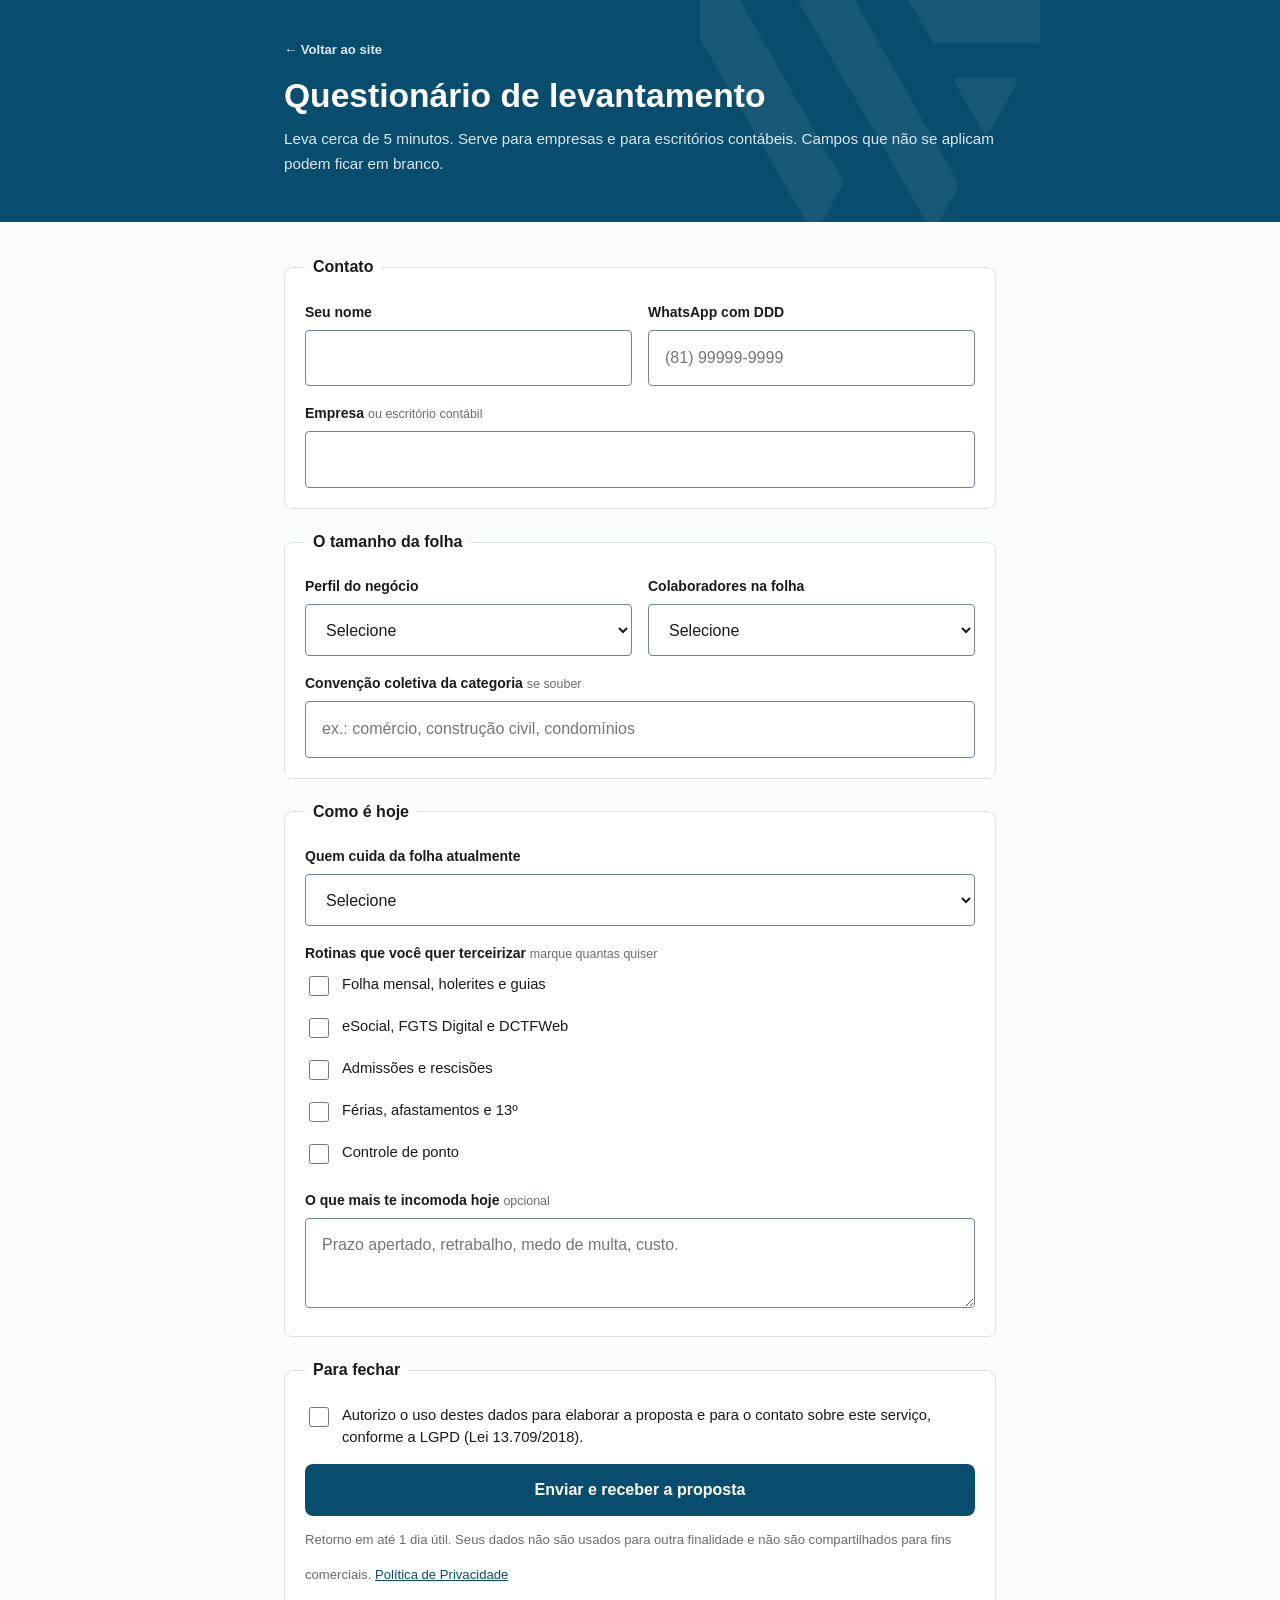
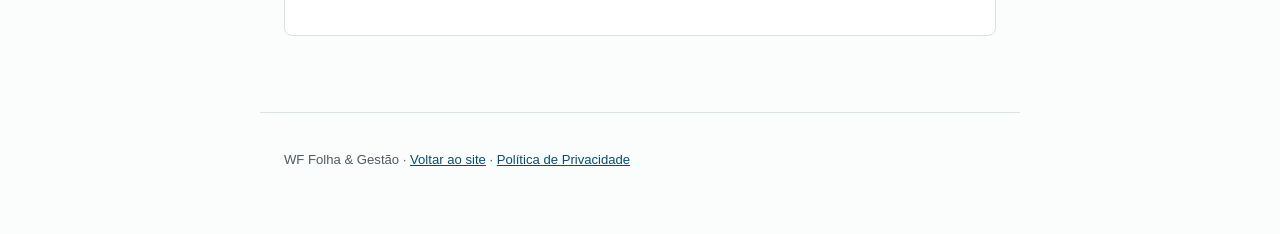
<file: questionario/index.html>
<!DOCTYPE html>
<html lang="pt-BR">
<head>
<meta charset="UTF-8">
<!-- Segurança: o GitHub Pages não permite definir cabeçalhos de resposta, então
     o que dá para fazer pelo HTML é definido aqui. Ficam de fora HSTS e
     X-Content-Type-Options, que só existem como cabeçalho (achado SEC-1). -->
<meta http-equiv="Content-Security-Policy" content="default-src 'self'; script-src 'self' 'unsafe-inline'; style-src 'self' 'unsafe-inline' https://fonts.googleapis.com; font-src 'self' https://fonts.gstatic.com; img-src 'self' data:; connect-src 'self' https://script.google.com https://script.googleusercontent.com; form-action 'self'; base-uri 'self'; object-src 'none'; upgrade-insecure-requests">
<meta name="referrer" content="same-origin">
<meta name="viewport" content="width=device-width, initial-scale=1, viewport-fit=cover">
<title>Questionário de levantamento | WF Folha &amp; Gestão</title>
<meta name="robots" content="noindex, nofollow">

<meta name="theme-color" content="#084D6E">
<link rel="icon" href="/favicon.ico" sizes="any">
<link rel="apple-touch-icon" href="/apple-touch-icon.png">
<link rel="preconnect" href="https://fonts.googleapis.com">
<link rel="preconnect" href="https://fonts.gstatic.com" crossorigin>
<link rel="stylesheet" href="https://fonts.googleapis.com/css2?family=Archivo:wght@400;600;700;800&display=swap">
<style>
  :root{
    --bg:#FBFCFC; --surface:#FFFFFF;
    --ink:#1A1A1A; --ink-soft:#4C5A61; --ink-faint:#646E73;
    --petrol:#084D6E; --brand-deep:#084D6E; --border:#DCE3E6; --border-strong:#6E8795;
    --aviso:#8A6100; --aviso-bg:#FDF6E7; --aviso-forte:#6B4B00;
      --bg-alt:#EEF1F3; --danger:#B42318;
    --radius-s:4px; --radius-m:8px;
    --font-display:'Archivo','Helvetica Neue',Helvetica,Arial,sans-serif;
    --font-body:'Helvetica Neue',Helvetica,Arial,-apple-system,sans-serif;
  }
  /* Tema escuro. Liga sozinho quando o aparelho do visitante está no modo
     escuro. Sem isto, quem navegava no escuro levava um flash branco ao
     sair da home e abrir esta página.
     O topo e os blocos de contato NÃO clareiam: ficam em --brand-deep nos
     dois temas. Se usassem --petrol, no escuro virariam azul-claro com
     texto branco por cima — 2,87:1, reprovado. Em petróleo escuro: 9,14:1. */
  @media (prefers-color-scheme: dark){
    :root:not([data-theme="light"]){
      --bg:#0E1417; --surface:#131B1F;
      --ink:#EDF0F1; --ink-soft:#AEBBC1; --ink-faint:#7E8C92;
      --petrol:#5FA0C4; --border:#263136; --border-strong:#6E8795;
      --aviso:#E8D4A0; --aviso-bg:#241D0E; --aviso-forte:#E8D4A0;
      --bg-alt:#141C20; --danger:#F97066;
    }
  }
  *,*::before,*::after{box-sizing:border-box}
  html{-webkit-text-size-adjust:100%; scroll-behavior:smooth}
  body{margin:0; background:var(--bg); color:var(--ink);
    font-family:var(--font-body); font-size:1.02rem; line-height:1.65; -webkit-font-smoothing:antialiased}
  h1,h2,h3{font-family:var(--font-display); margin:0; line-height:1.2}
  p,ul,ol{margin:0}
  a{color:var(--petrol)}
  :focus-visible{outline:3px solid var(--petrol); outline-offset:2px; border-radius:var(--radius-m)}
  .pular-conteudo{position:absolute; left:16px; top:-100px; z-index:200; background:var(--brand-deep);
    color:#fff; font-weight:700; padding:12px 20px; border-radius:var(--radius-m);
    text-decoration:none; transition:top 180ms ease-out}
  .pular-conteudo:focus{top:16px}
  .wrap{width:100%; max-width:760px; margin-inline:auto; padding-inline:24px}
  @media (max-width:767px){ .wrap{padding-inline:16px} }
  header{background:var(--brand-deep); color:#fff; padding:28px 0 32px}
  header :focus-visible{outline-color:#fff}
  .voltar{display:inline-flex; align-items:center; min-height:44px; color:#DCE6EC;
    font-size:0.82rem; font-weight:700; text-decoration:none}
  .voltar:hover{color:#fff}
  header h1{font-size:clamp(1.6rem,4vw,2.1rem); margin:4px 0 10px}
  header p{color:#DCE6EC; font-size:0.95rem}
  main{padding:32px 0 56px}
  h2{font-size:1.2rem; margin:34px 0 10px; padding-top:18px; border-top:1px solid var(--border)}
  h2:first-of-type{border-top:0; padding-top:0; margin-top:0}
  h3{font-size:1rem; margin:20px 0 6px}
  p{margin-bottom:14px; color:var(--ink-soft)}
  ul{list-style:disc; padding-left:22px; margin-bottom:16px; color:var(--ink-soft)}
  li{margin-bottom:7px}
  table{width:100%; border-collapse:collapse; margin:16px 0; font-size:0.92rem}
  th,td{border:1px solid var(--border); padding:10px 12px; text-align:left; vertical-align:top}
  th{background:var(--bg-alt); font-family:var(--font-display); font-size:0.78rem;
    text-transform:uppercase; letter-spacing:.06em}
  td:first-child{font-weight:700; color:var(--ink)}
  .rascunho{background:var(--aviso-bg); border:2px solid var(--aviso); border-radius:var(--radius-m);
    padding:18px 20px; margin-bottom:28px}
  .rascunho strong{color:var(--aviso-forte); font-family:var(--font-display)}
  .rascunho p{color:var(--ink-soft); margin-bottom:0; font-size:0.95rem}
  /* a regra .campo (marcador amarelo de campo a preencher) existe só na
     página de privacidade; aqui .campo é a caixa do formulário. */
  .contato{background:var(--brand-deep); color:#fff; border-radius:var(--radius-m); padding:24px; margin-top:36px}
  .contato h2{color:#fff; border:0; padding:0; margin:0 0 10px; font-size:1.1rem}
  .contato p{color:#DCE6EC; margin-bottom:8px}
  .contato a{color:#fff}
  footer{border-top:1px solid var(--border); padding:22px 0 36px; font-size:0.82rem; color:var(--ink-faint)}

  /* Padrão de formulário do site: mesmo desenho do cálculo de rescisão. */
  .form-wf fieldset{border:1px solid var(--border); border-radius:var(--radius-m);
    padding:20px; margin:0 0 20px; background:var(--surface)}
  .form-wf legend{font-family:var(--font-display); font-weight:700; font-size:1rem; padding:0 8px}
  .form-wf .ajuda{font-size:0.82rem; color:var(--ink-faint); margin:-6px 0 16px; line-height:1.5}
  .form-wf .campo{margin-bottom:16px}
  .form-wf .campo:last-child{margin-bottom:0}
  .form-wf .dois{display:grid; grid-template-columns:1fr 1fr; gap:16px}
  @media (max-width:600px){ .form-wf .dois{grid-template-columns:1fr} }
  .form-wf label{display:block; font-size:0.875rem; font-weight:700; margin-bottom:6px; color:var(--ink)}
  .form-wf .opcional{font-weight:400; font-size:0.78rem; color:var(--ink-faint)}
  .form-wf input,.form-wf select,.form-wf textarea{width:100%; min-height:52px; padding:14px 16px;
    font:inherit; font-size:16px; color:var(--ink); background:var(--surface);
    border:1.5px solid var(--border-strong); border-radius:var(--radius-s)}
  .form-wf textarea{min-height:90px; resize:vertical; line-height:1.55}
  .form-wf input:focus,.form-wf select:focus,.form-wf textarea:focus{outline:none;
    border:2px solid var(--petrol); box-shadow:0 0 0 3px rgba(8,77,110,.15)}
  .form-wf input.erro,.form-wf select.erro{border-color:var(--danger)}
  .form-wf .msg-erro{display:none; font-size:0.82rem; color:var(--danger); margin-top:6px}
  .form-wf .campo.tem-erro .msg-erro{display:block}
  .form-wf .check{display:flex; gap:10px; align-items:flex-start; font-size:0.92rem;
    font-weight:400; line-height:1.5; color:var(--ink)}
  .form-wf .check input{width:20px; height:20px; min-height:20px; flex:none; margin-top:3px}
  .form-wf .grupo-check{display:grid; gap:10px; margin-top:8px}
  .form-wf button[type=submit]{width:100%; min-height:52px; padding:16px 28px; border:0;
    border-radius:var(--radius-m); background:var(--brand-deep); color:#fff; cursor:pointer;
    font:700 1rem/1 var(--font-body)}
  .form-wf button[type=submit]:hover{background:#06405c}
  .form-wf .politica{font-size:0.82rem; color:var(--ink-faint); margin-top:14px; line-height:1.55}
  .form-wf .politica a{padding-block:15px; display:inline-block}
  .confirmacao{background:var(--brand-deep); color:#fff; border-radius:var(--radius-m);
    padding:26px; text-align:center}
  .confirmacao h2{color:#fff; font-size:1.15rem; margin:0 0 8px; border:0; padding:0}
  .confirmacao p{color:#DCE6EC; font-size:0.92rem; margin-bottom:18px}
  .confirmacao a{display:inline-flex; align-items:center; min-height:52px; background:#fff;
    color:var(--petrol); font-weight:700; padding:14px 26px; border-radius:var(--radius-m);
    text-decoration:none}

  /* Marca d'água do símbolo nos blocos petróleo, como no hero da home.
     Mesma técnica: o PNG entra como máscara e a cor vem por baixo, então o
     mesmo arquivo serve em qualquer fundo. */
  header{position:relative; overflow:hidden;}
  header > .wrap{position:relative; z-index:1;}
  header::before{
    content:""; position:absolute; pointer-events:none;
    right:max(16px, calc(50% - 400px)); top:50%;
    width:min(340px, 50vw); aspect-ratio:1/1; transform:translateY(-50%);
    background:rgba(255,255,255,0.07);
    -webkit-mask:url("/marca-dagua.png") center/contain no-repeat;
            mask:url("/marca-dagua.png") center/contain no-repeat;
  }
  @media (max-width:760px){
    header::before{right:auto; left:50%; width:86vw;
      transform:translate(-50%,-50%); background:rgba(255,255,255,0.055);}
  }
  /* blocos petróleo no meio da página */
  .contato, .confirmacao{position:relative; overflow:hidden;}
  .contato > *, .confirmacao > *{position:relative; z-index:1;}
  .contato::before, .confirmacao::before{
    content:""; position:absolute; pointer-events:none;
    right:-40px; top:50%; width:min(260px, 46%); aspect-ratio:1/1;
    transform:translateY(-50%);
    background:rgba(255,255,255,0.08);
    -webkit-mask:url("/marca-dagua.png") center/contain no-repeat;
            mask:url("/marca-dagua.png") center/contain no-repeat;
  }
  @media (prefers-contrast:more){ header::before, .contato::before, .confirmacao::before{display:none;} }
  /* alvo de toque de 44px nos links do rodapé (WCAG 2.5.8) */
  footer a{padding-block:14px; display:inline-block;}
</style>
</head>
<body>
<a class="pular-conteudo" href="#conteudo">Pular para o conteúdo</a>

<header>
  <div class="wrap">
    <a class="voltar" href="/">&larr; Voltar ao site</a>
    <h1>Questionário de levantamento</h1>
    <p>Leva cerca de 5 minutos. Serve para empresas e para escritórios contábeis.
    Campos que não se aplicam podem ficar em branco.</p>
  </div>
</header>

<main id="conteudo" class="wrap">
  <div class="form-wf">
  <form novalidate>
    <div aria-hidden="true" style="position:absolute;left:-9999px;width:1px;height:1px;overflow:hidden">
      <label for="site">Não preencha este campo</label>
      <input type="text" id="site" name="site" tabindex="-1" autocomplete="off">
    </div>

    <fieldset>
      <legend>Contato</legend>
      <div class="dois">
        <div class="campo">
          <label for="nome">Seu nome</label>
          <input type="text" id="nome" name="nome" autocomplete="name" required>
          <p class="msg-erro">Informe seu nome.</p>
        </div>
        <div class="campo">
          <label for="whatsapp">WhatsApp com DDD</label>
          <input type="tel" id="whatsapp" name="whatsapp" inputmode="tel" autocomplete="tel" placeholder="(81) 99999-9999" required>
          <p class="msg-erro">Informe um WhatsApp com DDD.</p>
        </div>
      </div>
      <div class="campo">
        <label for="empresa">Empresa <span class="opcional">ou escritório contábil</span></label>
        <input type="text" id="empresa" name="empresa" autocomplete="organization" required>
        <p class="msg-erro">Informe a empresa.</p>
      </div>
    </fieldset>

    <fieldset>
      <legend>O tamanho da folha</legend>
      <div class="dois">
        <div class="campo">
          <label for="perfil">Perfil do negócio</label>
          <select id="perfil" name="perfil" required>
            <option value="" selected disabled>Selecione</option>
            <option>Empresa</option><option>Escritório contábil</option>
            <option>Condomínio ou administradora</option><option>Consultório ou clínica</option>
            <option>Comércio ou mercado</option><option>MEI com funcionário</option>
            <option>Empregador doméstico</option><option>Outro</option>
          </select>
          <p class="msg-erro">Selecione o perfil.</p>
        </div>
        <div class="campo">
          <label for="colaboradores">Colaboradores na folha</label>
          <select id="colaboradores" name="colaboradores" required>
            <option value="" selected disabled>Selecione</option>
            <option>1 a 5</option><option>6 a 20</option><option>21 a 50</option><option>Mais de 50</option>
          </select>
          <p class="msg-erro">Selecione a faixa.</p>
        </div>
      </div>
      <div class="campo">
        <label for="convencao">Convenção coletiva da categoria <span class="opcional">se souber</span></label>
        <input type="text" id="convencao" name="convencao" placeholder="ex.: comércio, construção civil, condomínios">
      </div>
    </fieldset>

    <fieldset>
      <legend>Como é hoje</legend>
      <div class="campo">
        <label for="hoje">Quem cuida da folha atualmente</label>
        <select id="hoje" name="hoje" required>
          <option value="" selected disabled>Selecione</option>
          <option>Um funcionário interno</option><option>O escritório de contabilidade</option>
          <option>Eu mesmo</option><option>Ninguém ainda — vou contratar o primeiro funcionário</option>
        </select>
        <p class="msg-erro">Selecione uma opção.</p>
      </div>
      <div class="campo">
        <label id="rot-rotinas">Rotinas que você quer terceirizar <span class="opcional">marque quantas quiser</span></label>
        <div class="grupo-check" role="group" aria-labelledby="rot-rotinas">
          <label class="check"><input type="checkbox" name="rotinas" value="Folha mensal"> <span>Folha mensal, holerites e guias</span></label>
          <label class="check"><input type="checkbox" name="rotinas" value="eSocial"> <span>eSocial, FGTS Digital e DCTFWeb</span></label>
          <label class="check"><input type="checkbox" name="rotinas" value="Admissões e rescisões"> <span>Admissões e rescisões</span></label>
          <label class="check"><input type="checkbox" name="rotinas" value="Férias e 13º"> <span>Férias, afastamentos e 13º</span></label>
          <label class="check"><input type="checkbox" name="rotinas" value="Ponto"> <span>Controle de ponto</span></label>
        </div>
      </div>
      <div class="campo">
        <label for="dor">O que mais te incomoda hoje <span class="opcional">opcional</span></label>
        <textarea id="dor" name="dor" placeholder="Prazo apertado, retrabalho, medo de multa, custo."></textarea>
      </div>
    </fieldset>

    <fieldset>
      <legend>Para fechar</legend>
      <div class="campo">
        <label class="check"><input type="checkbox" name="lgpd" value="sim" required>
        <span>Autorizo o uso destes dados para elaborar a proposta e para o contato sobre
        este serviço, conforme a LGPD (Lei 13.709/2018).</span></label>
        <p class="msg-erro">É preciso autorizar o uso dos dados para enviar.</p>
      </div>
      <button type="submit">Enviar e receber a proposta</button>
      <p class="politica">
        Retorno em até 1 dia útil. Seus dados não são usados para outra finalidade e não são
        compartilhados para fins comerciais.
        <a href="/privacidade/">Política de Privacidade</a>
      </p>
    </fieldset>
  </form>
  </div>
</main>

<footer class="wrap">
  <p>WF Folha &amp; Gestão &middot; <a href="/">Voltar ao site</a> &middot;
  <a href="/privacidade/">Política de Privacidade</a></p>
</footer>

<script>
/* Endpoint do Apps Script "Formularios do site WF", implantado em 15/10/2026.
   Se ficar vazio, o form.js manda pelo WhatsApp em vez de perder o contato. */
window.WF_FORM = {
  assunto: 'Questionário de levantamento',
  endpoint: 'https://script.google.com/macros/s/AKfycbwINddzkBUDdeYM5D1zlmpYUIPC_WcGX4gWWCjVPJP8yDSLvDidY9tIIylfbxPFd47U/exec'
};
</script>
<script src="/form.js"></script>
</body>
</html>
</file>
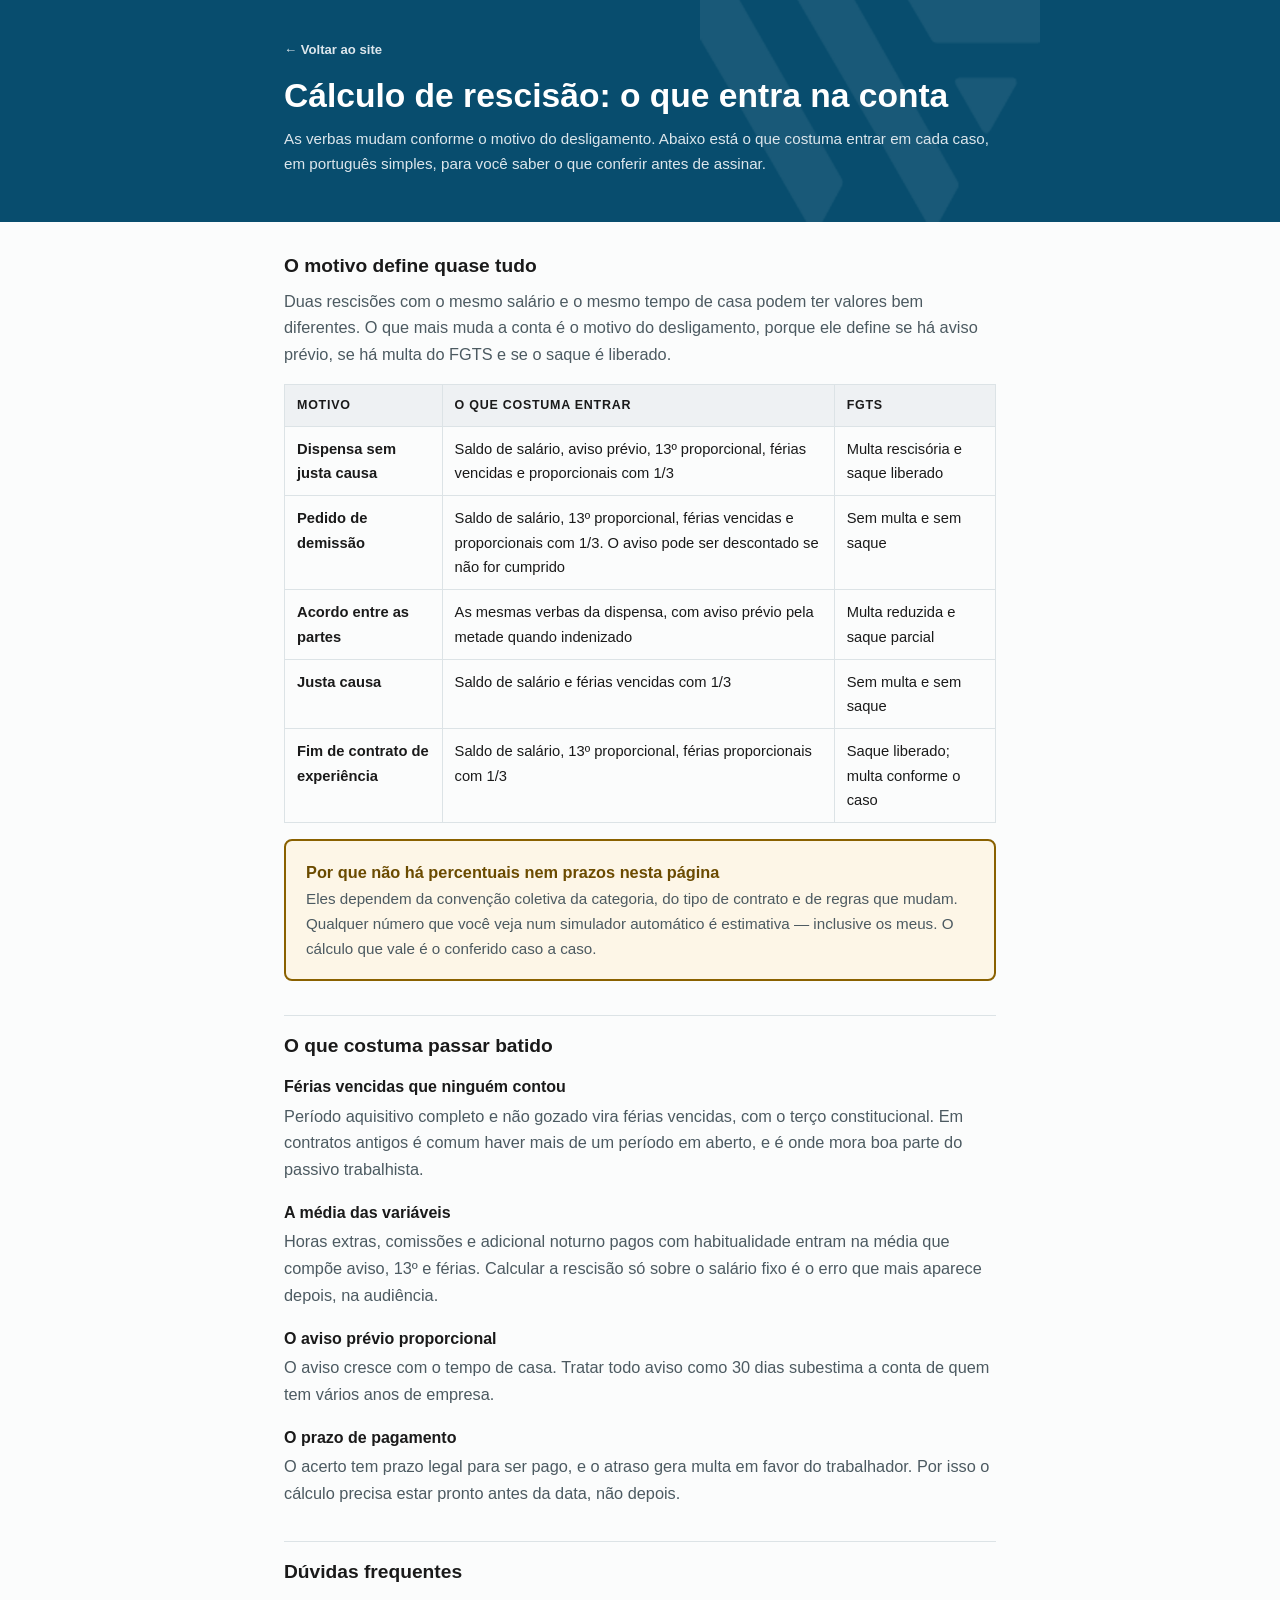
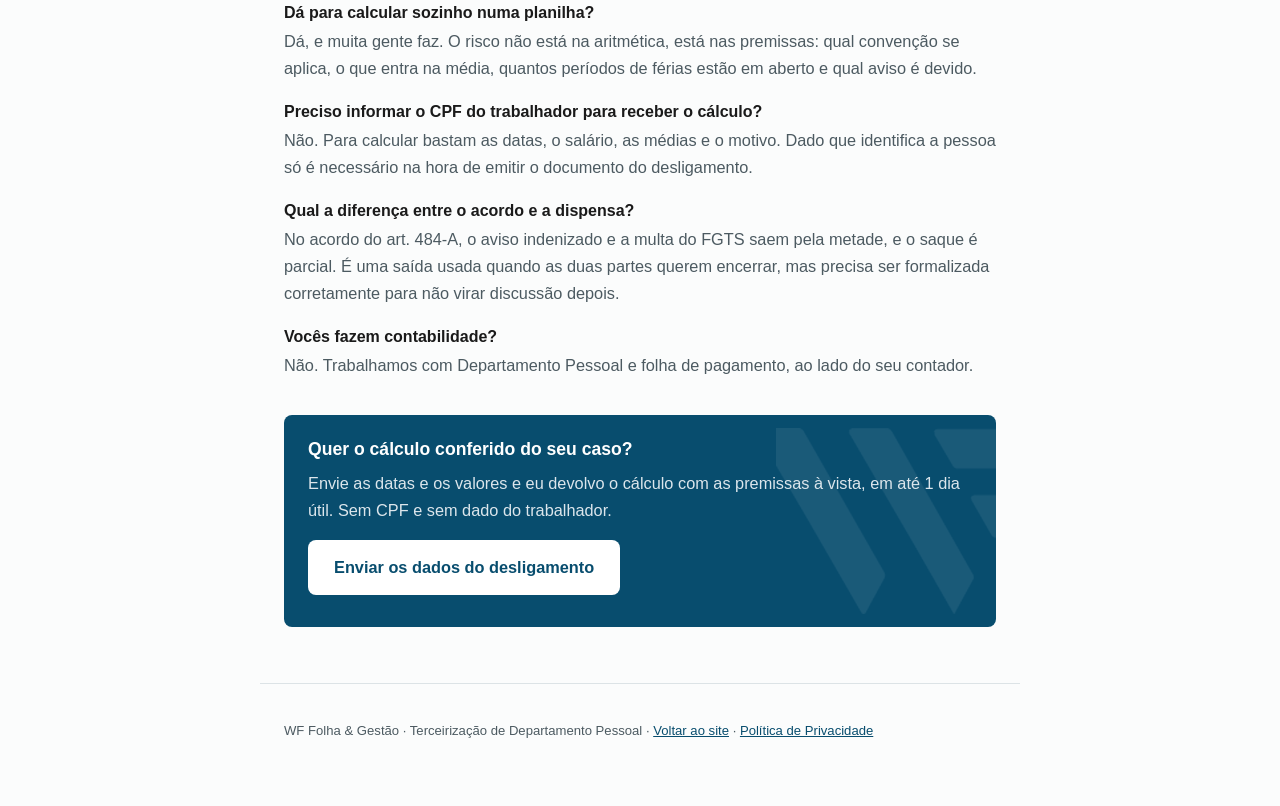
<file: rescisao/index.html>
<!DOCTYPE html>
<html lang="pt-BR">
<head>
<meta charset="UTF-8">
<!-- Segurança: o GitHub Pages não permite definir cabeçalhos de resposta, então
     o que dá para fazer pelo HTML é definido aqui. Ficam de fora HSTS e
     X-Content-Type-Options, que só existem como cabeçalho (achado SEC-1). -->
<meta http-equiv="Content-Security-Policy" content="default-src 'self'; script-src 'self' 'unsafe-inline'; style-src 'self' 'unsafe-inline' https://fonts.googleapis.com; font-src 'self' https://fonts.gstatic.com; img-src 'self' data:; connect-src 'self' https://script.google.com https://script.googleusercontent.com; form-action 'self'; base-uri 'self'; object-src 'none'; upgrade-insecure-requests">
<meta name="referrer" content="same-origin">
<meta name="viewport" content="width=device-width, initial-scale=1, viewport-fit=cover">
<title>Cálculo de rescisão: o que entra na conta | WF Folha &amp; Gestão</title>
<meta name="description" content="Quais verbas entram na rescisão em cada motivo de desligamento: aviso prévio, saldo de salário, férias, 13º e FGTS, explicado por quem faz folha.">
<link rel="canonical" href="https://folhaegestao.com.br/rescisao/">
<meta property="og:title" content="Cálculo de rescisão: o que entra na conta">
<meta property="og:description" content="Quais verbas entram no cálculo da rescisão em cada motivo de desligamento.">
<meta property="og:url" content="https://folhaegestao.com.br/rescisao/">
<meta property="og:image" content="https://folhaegestao.com.br/og-image.png">
<meta property="og:type" content="article">
<meta property="og:locale" content="pt_BR">
<meta name="theme-color" content="#084D6E">
<link rel="icon" href="/favicon.ico" sizes="any">
<link rel="apple-touch-icon" href="/apple-touch-icon.png">
<link rel="preconnect" href="https://fonts.googleapis.com">
<link rel="preconnect" href="https://fonts.gstatic.com" crossorigin>
<link rel="stylesheet" href="https://fonts.googleapis.com/css2?family=Archivo:wght@400;600;700;800&display=swap">
<style>
  :root{
    --bg:#FBFCFC; --surface:#FFFFFF;
    --ink:#1A1A1A; --ink-soft:#4C5A61; --ink-faint:#646E73;
    --petrol:#084D6E; --brand-deep:#084D6E; --border:#DCE3E6; --border-strong:#6E8795;
    --aviso:#8A6100; --aviso-bg:#FDF6E7; --aviso-forte:#6B4B00;
      --bg-alt:#EEF1F3; --danger:#B42318;
    --radius-s:4px; --radius-m:8px;
    --font-display:'Archivo','Helvetica Neue',Helvetica,Arial,sans-serif;
    --font-body:'Helvetica Neue',Helvetica,Arial,-apple-system,sans-serif;
  }
  /* Tema escuro. Liga sozinho quando o aparelho do visitante está no modo
     escuro. Sem isto, quem navegava no escuro levava um flash branco ao
     sair da home e abrir esta página.
     O topo e os blocos de contato NÃO clareiam: ficam em --brand-deep nos
     dois temas. Se usassem --petrol, no escuro virariam azul-claro com
     texto branco por cima — 2,87:1, reprovado. Em petróleo escuro: 9,14:1. */
  @media (prefers-color-scheme: dark){
    :root:not([data-theme="light"]){
      --bg:#0E1417; --surface:#131B1F;
      --ink:#EDF0F1; --ink-soft:#AEBBC1; --ink-faint:#7E8C92;
      --petrol:#5FA0C4; --border:#263136; --border-strong:#6E8795;
      --aviso:#E8D4A0; --aviso-bg:#241D0E; --aviso-forte:#E8D4A0;
      --bg-alt:#141C20; --danger:#F97066;
    }
  }
  *,*::before,*::after{box-sizing:border-box}
  html{-webkit-text-size-adjust:100%; scroll-behavior:smooth}
  body{margin:0; background:var(--bg); color:var(--ink);
    font-family:var(--font-body); font-size:1.02rem; line-height:1.65; -webkit-font-smoothing:antialiased}
  h1,h2,h3{font-family:var(--font-display); margin:0; line-height:1.2}
  p,ul,ol{margin:0}
  a{color:var(--petrol)}
  :focus-visible{outline:3px solid var(--petrol); outline-offset:2px; border-radius:var(--radius-m)}
  .pular-conteudo{position:absolute; left:16px; top:-100px; z-index:200; background:var(--brand-deep);
    color:#fff; font-weight:700; padding:12px 20px; border-radius:var(--radius-m);
    text-decoration:none; transition:top 180ms ease-out}
  .pular-conteudo:focus{top:16px}
  .wrap{width:100%; max-width:760px; margin-inline:auto; padding-inline:24px}
  @media (max-width:767px){ .wrap{padding-inline:16px} }
  header{background:var(--brand-deep); color:#fff; padding:28px 0 32px}
  header :focus-visible{outline-color:#fff}
  .voltar{display:inline-flex; align-items:center; min-height:44px; color:#DCE6EC;
    font-size:0.82rem; font-weight:700; text-decoration:none}
  .voltar:hover{color:#fff}
  header h1{font-size:clamp(1.6rem,4vw,2.1rem); margin:4px 0 10px}
  header p{color:#DCE6EC; font-size:0.95rem}
  main{padding:32px 0 56px}
  h2{font-size:1.2rem; margin:34px 0 10px; padding-top:18px; border-top:1px solid var(--border)}
  h2:first-of-type{border-top:0; padding-top:0; margin-top:0}
  h3{font-size:1rem; margin:20px 0 6px}
  p{margin-bottom:14px; color:var(--ink-soft)}
  ul{list-style:disc; padding-left:22px; margin-bottom:16px; color:var(--ink-soft)}
  li{margin-bottom:7px}
  table{width:100%; border-collapse:collapse; margin:16px 0; font-size:0.92rem}
  th,td{border:1px solid var(--border); padding:10px 12px; text-align:left; vertical-align:top}
  th{background:var(--bg-alt); font-family:var(--font-display); font-size:0.78rem;
    text-transform:uppercase; letter-spacing:.06em}
  td:first-child{font-weight:700; color:var(--ink)}
  .rascunho{background:var(--aviso-bg); border:2px solid var(--aviso); border-radius:var(--radius-m);
    padding:18px 20px; margin-bottom:28px}
  .rascunho strong{color:var(--aviso-forte); font-family:var(--font-display)}
  .rascunho p{color:var(--ink-soft); margin-bottom:0; font-size:0.95rem}
  /* a regra .campo (marcador amarelo de campo a preencher) existe só na
     página de privacidade; aqui .campo é a caixa do formulário. */
  .contato{background:var(--brand-deep); color:#fff; border-radius:var(--radius-m); padding:24px; margin-top:36px}
  .contato h2{color:#fff; border:0; padding:0; margin:0 0 10px; font-size:1.1rem}
  .contato p{color:#DCE6EC; margin-bottom:8px}
  .contato a{color:#fff}
  footer{border-top:1px solid var(--border); padding:22px 0 36px; font-size:0.82rem; color:var(--ink-faint)}

  /* Marca d'água do símbolo nos blocos petróleo, como no hero da home.
     Mesma técnica: o PNG entra como máscara e a cor vem por baixo, então o
     mesmo arquivo serve em qualquer fundo. */
  header{position:relative; overflow:hidden;}
  header > .wrap{position:relative; z-index:1;}
  header::before{
    content:""; position:absolute; pointer-events:none;
    right:max(16px, calc(50% - 400px)); top:50%;
    width:min(340px, 50vw); aspect-ratio:1/1; transform:translateY(-50%);
    background:rgba(255,255,255,0.07);
    -webkit-mask:url("/marca-dagua.png") center/contain no-repeat;
            mask:url("/marca-dagua.png") center/contain no-repeat;
  }
  @media (max-width:760px){
    header::before{right:auto; left:50%; width:86vw;
      transform:translate(-50%,-50%); background:rgba(255,255,255,0.055);}
  }
  /* blocos petróleo no meio da página */
  .contato, .confirmacao{position:relative; overflow:hidden;}
  .contato > *, .confirmacao > *{position:relative; z-index:1;}
  .contato::before, .confirmacao::before{
    content:""; position:absolute; pointer-events:none;
    right:-40px; top:50%; width:min(260px, 46%); aspect-ratio:1/1;
    transform:translateY(-50%);
    background:rgba(255,255,255,0.08);
    -webkit-mask:url("/marca-dagua.png") center/contain no-repeat;
            mask:url("/marca-dagua.png") center/contain no-repeat;
  }
  @media (prefers-contrast:more){ header::before, .contato::before, .confirmacao::before{display:none;} }
  /* alvo de toque de 44px nos links do rodapé (WCAG 2.5.8) */
  footer a{padding-block:14px; display:inline-block;}
</style>
</head>
<body>
<a class="pular-conteudo" href="#conteudo">Pular para o conteúdo</a>

<header>
  <div class="wrap">
    <a class="voltar" href="/">&larr; Voltar ao site</a>
    <h1>Cálculo de rescisão: o que entra na conta</h1>
    <p>As verbas mudam conforme o motivo do desligamento. Abaixo está o que costuma entrar em
    cada caso, em português simples, para você saber o que conferir antes de assinar.</p>
  </div>
</header>

<main id="conteudo" class="wrap">

  <h2>O motivo define quase tudo</h2>
  <p>Duas rescisões com o mesmo salário e o mesmo tempo de casa podem ter valores bem
  diferentes. O que mais muda a conta é o motivo do desligamento, porque ele define se há
  aviso prévio, se há multa do FGTS e se o saque é liberado.</p>

  <table>
    <thead>
      <tr><th scope="col">Motivo</th><th scope="col">O que costuma entrar</th><th scope="col">FGTS</th></tr>
    </thead>
    <tbody>
      <tr><td>Dispensa sem justa causa</td><td>Saldo de salário, aviso prévio, 13º proporcional, férias vencidas e proporcionais com 1/3</td><td>Multa rescisória e saque liberado</td></tr>
      <tr><td>Pedido de demissão</td><td>Saldo de salário, 13º proporcional, férias vencidas e proporcionais com 1/3. O aviso pode ser descontado se não for cumprido</td><td>Sem multa e sem saque</td></tr>
      <tr><td>Acordo entre as partes</td><td>As mesmas verbas da dispensa, com aviso prévio pela metade quando indenizado</td><td>Multa reduzida e saque parcial</td></tr>
      <tr><td>Justa causa</td><td>Saldo de salário e férias vencidas com 1/3</td><td>Sem multa e sem saque</td></tr>
      <tr><td>Fim de contrato de experiência</td><td>Saldo de salário, 13º proporcional, férias proporcionais com 1/3</td><td>Saque liberado; multa conforme o caso</td></tr>
    </tbody>
  </table>

  <div class="rascunho">
    <strong>Por que não há percentuais nem prazos nesta página</strong>
    <p>Eles dependem da convenção coletiva da categoria, do tipo de contrato e de regras que
    mudam. Qualquer número que você veja num simulador automático é estimativa &mdash; inclusive
    os meus. O cálculo que vale é o conferido caso a caso.</p>
  </div>

  <h2>O que costuma passar batido</h2>

  <h3>Férias vencidas que ninguém contou</h3>
  <p>Período aquisitivo completo e não gozado vira férias vencidas, com o terço
  constitucional. Em contratos antigos é comum haver mais de um período em aberto, e é onde
  mora boa parte do passivo trabalhista.</p>

  <h3>A média das variáveis</h3>
  <p>Horas extras, comissões e adicional noturno pagos com habitualidade entram na média que
  compõe aviso, 13º e férias. Calcular a rescisão só sobre o salário fixo é o erro que mais
  aparece depois, na audiência.</p>

  <h3>O aviso prévio proporcional</h3>
  <p>O aviso cresce com o tempo de casa. Tratar todo aviso como 30 dias subestima a conta de
  quem tem vários anos de empresa.</p>

  <h3>O prazo de pagamento</h3>
  <p>O acerto tem prazo legal para ser pago, e o atraso gera multa em favor do trabalhador.
  Por isso o cálculo precisa estar pronto antes da data, não depois.</p>

  <h2>Dúvidas frequentes</h2>

  <h3>Dá para calcular sozinho numa planilha?</h3>
  <p>Dá, e muita gente faz. O risco não está na aritmética, está nas premissas: qual convenção
  se aplica, o que entra na média, quantos períodos de férias estão em aberto e qual aviso é
  devido.</p>

  <h3>Preciso informar o CPF do trabalhador para receber o cálculo?</h3>
  <p>Não. Para calcular bastam as datas, o salário, as médias e o motivo. Dado que identifica
  a pessoa só é necessário na hora de emitir o documento do desligamento.</p>

  <h3>Qual a diferença entre o acordo e a dispensa?</h3>
  <p>No acordo do art. 484-A, o aviso indenizado e a multa do FGTS saem pela metade, e o saque
  é parcial. É uma saída usada quando as duas partes querem encerrar, mas precisa ser
  formalizada corretamente para não virar discussão depois.</p>

  <h3>Vocês fazem contabilidade?</h3>
  <p>Não. Trabalhamos com Departamento Pessoal e folha de pagamento, ao lado do seu contador.</p>

  <div class="contato">
    <h2>Quer o cálculo conferido do seu caso?</h2>
    <p>Envie as datas e os valores e eu devolvo o cálculo com as premissas à vista, em até
    1 dia útil. Sem CPF e sem dado do trabalhador.</p>
    <p style="margin-top:16px"><a href="/calculo-rescisao/" style="display:inline-flex;align-items:center;min-height:52px;background:#fff;color:#084D6E;font-weight:700;padding:14px 26px;border-radius:8px;text-decoration:none">Enviar os dados do desligamento</a></p>
  </div>

</main>

<footer class="wrap">
  <p>WF Folha &amp; Gestão &middot; Terceirização de Departamento Pessoal &middot;
  <a href="/">Voltar ao site</a> &middot; <a href="/privacidade/">Política de Privacidade</a></p>
</footer>
</body>
</html>
</file>
<file: estilos.css>
/* ====== Tokens ====== */
  :root{
    --bg: #FBFCFC;
    --bg-alt: #EEF1F3;
    --surface: #FFFFFF;
    --ink: #1A1A1A;
    --ink-soft: #4C5A61;
    --ink-faint: #646E73;
    --petrol: #084D6E;
    --petrol-tint: #E4E4E4;
    --gold: #4F6F80;
    --steel: #94ADBB;
    --border: #DCE3E6;
    --border-strong: #C3CFD3;
    /* Borda de componente (botão, menu, campo): precisa de 3:1 pela WCAG
       1.4.11. O --border-strong acima é divisor sutil e não serve para isso. */
    --border-ui: #6E8795;
    --shadow: 0 1px 2px rgba(8,77,110,0.06), 0 12px 28px -16px rgba(8,77,110,0.18);
    --radius-s: 4px;
    --radius-m: 8px;
    --font-display: 'Archivo', 'Helvetica Neue', Helvetica, Arial, sans-serif;
    --font-body: 'Helvetica Neue', Helvetica, Arial, -apple-system, BlinkMacSystemFont, sans-serif;
    --fs-2xs: 0.7rem;
    --fs-xs: 0.82rem;
    --fs-sm: 0.92rem;
    --fs-base: 1.02rem;
    --fs-md: 1.1rem;
    --fs-lg: 1.4rem;
    --fs-title: clamp(1.6rem, 2.6vw, 2.15rem);
    --fs-hero: clamp(2.1rem, 4.6vw, 3.4rem);
    /* Fixed brand-dark surface: the hero/contact panels are a deliberate
       always-dark brand block in both themes, so these never get redefined
       inside the dark-mode blocks below. */
    --brand-deep: #084D6E;
    --brand: #084D6E;
    --brand-gold: #94ADBB;
    --wm-glyph: url("/marca-dagua.png");
    --wm-symbol: url("/simbolo.png");
  }

  @media (prefers-color-scheme: dark){
    :root:not([data-theme="light"]){
      --bg: #0E1417;
      --bg-alt: #141C20;
      --surface: #131B1F;
      --ink: #EDF0F1;
      --ink-soft: #AEBBC1;
      --ink-faint: #7E8C92;
      --petrol: #5FA0C4;
      --petrol-tint: #16262E;
      --gold: #94ADBB;
      --border: #263136;
      --border-strong: #344248;
    --border-ui: #6E8795;
      --shadow: 0 1px 2px rgba(0,0,0,0.3), 0 16px 32px -18px rgba(0,0,0,0.6);
    }
  }
  :root[data-theme="dark"]{
    --bg: #0E1417;
    --bg-alt: #141C20;
    --surface: #131B1F;
    --ink: #EDF0F1;
    --ink-soft: #AEBBC1;
    --ink-faint: #7E8C92;
    --petrol: #5FA0C4;
    --petrol-tint: #16262E;
    --gold: #94ADBB;
    --border: #263136;
    --border-strong: #344248;
    --border-ui: #6E8795;
    --shadow: 0 1px 2px rgba(0,0,0,0.3), 0 16px 32px -18px rgba(0,0,0,0.6);
  }

  *{box-sizing:border-box;}
  html{-webkit-text-size-adjust:100%;}
  body{
    margin:0;
    background:var(--bg);
    color:var(--ink);
    font-family:var(--font-body);
    line-height:1.55;
    -webkit-font-smoothing:antialiased;
  }
  img{max-width:100%;display:block;}
  a{color:inherit;}
  .wrap{
    max-width:1180px;
    margin:0 auto;
    padding:0 28px;
    position:relative;
  }
  h1,h2,h3,h4{
    font-family:var(--font-display);
    margin:0;
    color:var(--ink);
    text-wrap:balance;
    letter-spacing:-0.01em;
  }
  .eyebrow{
    font-family:var(--font-display);
    font-weight:700;
    font-size:var(--fs-2xs);
    letter-spacing:0.14em;
    text-transform:uppercase;
    color:var(--gold);
  }
  p{color:var(--ink-soft);}
  .num{font-variant-numeric:tabular-nums;}
  @media (prefers-reduced-motion: reduce){
    *{animation-duration:0.001ms !important; animation-iteration-count:1 !important; transition-duration:0.001ms !important;}
  }

  /* ====== Header ====== */
  header{
    position:sticky;
    top:0;
    z-index:40;
    background:color-mix(in srgb, var(--bg) 88%, transparent);
    backdrop-filter:blur(10px);
    border-bottom:1px solid var(--border);
  }
  .nav{
    display:flex;
    align-items:center;
    justify-content:space-between;
    padding:16px 0;
  }
  .brand-lockup{display:flex; align-items:center; gap:10px; color:inherit; text-decoration:none;}
  .brand-mark{
    flex:none; width:36px; height:36px;
    background-color:var(--petrol);
    -webkit-mask:url("[data-uri]") center/contain no-repeat;
            mask:url("[data-uri]") center/contain no-repeat;
  }
  .brand{
    display:flex;
    flex-direction:column;
    line-height:1.1;
  }
  .brand-name{
    font-family:var(--font-display);
    font-weight:800;
    font-size:var(--fs-md);
    letter-spacing:0.01em;
    text-transform:uppercase;
  }
  .brand-sub{
    font-size:var(--fs-2xs);
    letter-spacing:0.08em;
    text-transform:uppercase;
    color:var(--ink-soft);
    font-weight:500;
    margin-top:3px;
  }
  nav.links{
    display:flex;
    gap:32px;
    align-items:center;
  }
  nav.links a{
    text-decoration:none;
    font-size:var(--fs-sm);
    font-weight:600;
    color:var(--ink-soft);
  }
  nav.links a:hover{color:var(--petrol);}
  .btn{
    display:inline-flex;
    align-items:center;
    gap:8px;
    font-family:var(--font-display);
    font-weight:700;
    font-size:var(--fs-sm);
    text-decoration:none;
    padding:11px 20px;
    border-radius:var(--radius-s);
    border:1px solid transparent;
    white-space:nowrap;
    transition:transform 0.15s ease, box-shadow 0.15s ease, background 0.15s ease;
  }
  .btn-gold{
    background:var(--brand);
    color:#FFFFFF;
  }
  .hero .btn-gold, .contact-panel .btn-gold{
    background:#FFFFFF;
    color:var(--brand);
  }
  .btn-gold:hover{ box-shadow: var(--shadow); transform:translateY(-1px); }
  .btn-ghost{
    background:transparent;
    border-color:var(--border-ui);
    color:var(--ink);
  }
  .btn-ghost:hover{ border-color:var(--petrol); color:var(--petrol); }
  /* Contornado para usar SOBRE FUNDO PETRÓLEO (topo, painel de contato).
     Texto e borda brancos: 4,6:1 de borda sobre o petróleo, acima do mínimo
     de 3:1 da WCAG 1.4.11. NÃO use sobre cartão claro — vira branco no branco. */
  .btn-line-petrol{
    background:transparent;
    color:#FFFFFF;
    border:2px solid rgba(255,255,255,0.55);
  }
  .btn-line-petrol:hover{background:rgba(255,255,255,0.12); border-color:#FFFFFF;}
  /* Mesmo desenho, para usar SOBRE FUNDO CLARO (cartão, seção branca).
     Texto e borda em petróleo: 8,9:1 de texto e borda sobre o branco. */
  .btn-outline-petrol{
    background:transparent;
    color:var(--petrol);
    border:2px solid var(--petrol);
  }
  .btn-outline-petrol:hover{background:var(--petrol); color:#FFFFFF;}
  .nav-cta{display:none;}
  @media (min-width:860px){ .nav-cta{display:inline-flex;} }
  .nav-links-mobile-hide{display:none;}
  /* Auditoria: o cabeçalho precisa de 1433px (logo 206 + 9 links 996 + botão 174 + espaços)
     e o container dá 1180px. Por isso a navegação inteira estourava em TODA largura de
     desktop até ~1700px. A lista completa só aparece quando realmente cabe; abaixo disso
     ela vai para o menu, sem perder nenhum link. */
  @media (min-width:1700px){ .nav-links-mobile-hide{display:flex;} }
  nav.links a{white-space:nowrap;}
  /* Cabeçalho: logo e botão nunca encolhem; o menu ajusta o espaçamento à largura da tela */
  .nav{gap:28px;}
  .brand-lockup{flex:none;}
  .brand-sub{white-space:nowrap;}
  .nav-cta{flex:none;}
  nav.links{gap:clamp(16px, 1.9vw, 32px); margin-left:auto;}
  @media (max-width:1279px){ nav.links a{font-size:0.88rem;} }

  /* ====== Hero ====== */
  .hero{
    background:var(--brand-deep);
    color:#F3F7F9;
    position:relative;
    overflow:hidden;
  }
  .hero::before{
    content:"";
    position:absolute;
    /* Símbolo grande atrás do texto (como no manual), alinhado à margem direita
       do conteúdo: fica sempre inteiro, em qualquer largura de tela. */
    right:max(24px, calc(50% - 590px));
    top:50%;
    width:min(700px, 55vw);
    aspect-ratio:1/1;
    transform:translateY(-50%);
    background:rgba(255,255,255,0.07);
    -webkit-mask:var(--wm-glyph) center/contain no-repeat;
            mask:var(--wm-glyph) center/contain no-repeat;
    pointer-events:none;
  }
  @media (max-width:860px){ .hero::before{right:auto; left:50%; width:88vw; transform:translate(-50%,-50%); background:rgba(255,255,255,0.05);} }
  .hero-inner{
    position:relative;
    padding:76px 0 84px;
    max-width:640px;
  }
  /* auditoria, item a: no celular o topo tinha ~170px vazios antes do h1 */
  @media (max-width:760px){
    .hero-inner{padding:24px 0 48px;}
  }
  .hero h1{
    color:#FFFFFF;
    font-size:clamp(2.1rem, 4.6vw, 3.4rem);
    font-weight:800;
    line-height:1.06;
  }
  .hero-sub{
    margin-top:20px;
    font-size:var(--fs-md);
    color:rgba(255,255,255,0.86);
    max-width:46ch;
  }
  .hero-ctas{
    margin-top:32px;
    display:flex;
    gap:14px;
    flex-wrap:wrap;
  }
  .hero-chips{
    margin-top:34px;
    display:flex;
    flex-direction:column;
    gap:10px;
  }
  .hero-chip{
    display:flex;
    align-items:center;
    gap:12px;
    font-size:var(--fs-sm);
    color:rgba(255,255,255,0.88);
    padding-bottom:10px;
    border-bottom:1px solid rgba(255,255,255,0.12);
  }
  .hero-chip:last-child{border-bottom:none; padding-bottom:0;}
  .hero-chip-mark{
    flex:none;
    width:9px;
    height:17px;
    background:var(--brand-gold);
    transform:skewX(-16deg);
    border-radius:1px;
  }

  /* ====== Section shell ====== */
  section{padding:120px 0;}
  /* No celular os 120px viravam 144px de vazio antes do título e 2.640px de
     espaço morto na página inteira. 56px está na escala do DESIGN.md e o ponto
     de quebra de 760px já existe na folha — não inventa um novo. */
  @media (max-width:760px){ section{padding:56px 0;} }
  .section-head{
    max-width:640px;
    margin-bottom:56px;
  }
  .section-head h2{
    font-size:var(--fs-title);
    margin-top:12px;
  }
  .section-head p{margin-top:14px; font-size:var(--fs-base);}
  .alt{background:var(--bg-alt);}

  /* ====== Services: ledger list ====== */
  .ledger{
    border-top:1px solid var(--border-strong);
  }
  .ledger-row{
    display:grid;
    grid-template-columns:44px 1fr 1.3fr;
    gap:28px;
    padding:32px 0;
    border-bottom:1px solid var(--border);
    align-items:start;
  }
  @media (max-width:760px){
    .ledger-row{grid-template-columns:36px 1fr; gap:16px;}
    .ledger-row .ledger-desc{grid-column:1 / -1; padding-left:0;}
  }
  .ledger-icon{
    width:34px; height:34px;
    color:var(--petrol);
  }
  .ledger-title{
    font-family:var(--font-display);
    font-weight:700;
    font-size:var(--fs-md);
    color:var(--ink);
    padding-top:2px;
  }
  .ledger-desc{color:var(--ink-soft); font-size:var(--fs-sm); padding-top:2px;}


  /* ====== Para o seu negócio (segmentos) ====== */
  .segmentos{background:var(--brand-deep); color:#F3F7F9; position:relative; overflow:hidden;}
  .segmentos .eyebrow{color:#C9D7E0;} /* contraste AA sobre o petróleo (o aço dava 3,9:1) */
  .segmentos .section-head h2{color:#FFFFFF;}
  .segmentos .section-head p{color:rgba(255,255,255,0.82);}
  .seg-grid{display:grid; grid-template-columns:repeat(4, 1fr); gap:16px;}
  @media (max-width:1080px){ .seg-grid{grid-template-columns:repeat(2, 1fr);} }
  @media (max-width:600px){ .seg-grid{grid-template-columns:1fr;} }
  .seg-card{
    display:flex; flex-direction:column;
    background:rgba(255,255,255,0.06);
    border:1px solid rgba(255,255,255,0.14);
    border-radius:12px;
    padding:24px 22px 22px;
  }
  .seg-icon{
    width:48px; height:48px; border-radius:12px;
    display:grid; place-items:center;
    background:rgba(255,255,255,0.08);
    color:var(--brand-gold);
  }
  .seg-icon svg{width:26px; height:26px;}
  .seg-card h3{margin-top:16px; font-size:var(--fs-md); color:#FFFFFF; line-height:1.25;}
  .seg-card p{margin-top:8px; font-size:var(--fs-sm); color:rgba(255,255,255,0.86); line-height:1.5;}
  .seg-card ul{list-style:none; margin:14px 0 18px; padding:0; display:grid; gap:6px;}
  .seg-card li{position:relative; padding-left:18px; font-size:var(--fs-xs); color:rgba(255,255,255,0.74); line-height:1.45;}
  .seg-card li::before{content:""; position:absolute; left:2px; top:0.55em; width:6px; height:6px; border-radius:50%; background:var(--brand-gold);}
  .seg-link{
    margin-top:auto; align-self:flex-start;
    font-family:var(--font-display); font-weight:700; font-size:var(--fs-sm);
    color:#FFFFFF; text-decoration:none;
    border-bottom:1px solid rgba(255,255,255,0.4); padding:12px 0 2px; /* área de toque de 40px no celular */
  }
  .seg-link:hover{border-bottom-color:#FFFFFF;}

  /* ====== Comparison ====== */
  .compare{
    display:grid;
    grid-template-columns:1fr 1fr;
    gap:1px;
    background:var(--border);
    border:1px solid var(--border);
    border-radius:var(--radius-m);
    overflow:hidden;
  }
  @media (max-width:720px){ .compare{grid-template-columns:1fr;} }
  .compare-col{
    background:var(--surface);
    padding:30px 28px;
  }
  .compare-col.highlight{
    background:var(--petrol-tint);
  }
  .compare-head{
    font-family:var(--font-display);
    font-weight:800;
    font-size:var(--fs-base);
    display:flex;
    align-items:center;
    gap:10px;
    margin-bottom:20px;
  }
  .compare-head svg{flex:none; width:22px; height:22px;}
  .compare-col.highlight .compare-head{color:var(--petrol);}
  .compare-item{
    display:flex;
    gap:10px;
    padding:11px 0;
    border-top:1px solid var(--border);
    font-size:var(--fs-sm);
    color:var(--ink-soft);
  }
  .compare-item:first-of-type{border-top:none;}
  .compare-item svg{flex:none; width:16px; height:16px; margin-top:3px;}
  .compare-col:not(.highlight) .compare-item svg{color:var(--ink-faint);}
  .compare-col.highlight .compare-item svg{color:var(--petrol);}
  .compare-col.highlight .compare-item{color:var(--ink);}
  .cost-note{
    margin-top:28px;
    color:var(--ink);
    font-size:var(--fs-md);
    line-height:1.6;
    max-width:760px;
  }
  .cost-note strong{ font-family:var(--font-display); color:var(--petrol); }

  /* ====== Process ====== */
  .process{
    display:grid;
    grid-template-columns:repeat(4, 1fr);
    gap:0;
    border-top:1px solid var(--border-strong);
    border-bottom:1px solid var(--border-strong);
  }
  @media (max-width:860px){ .process{grid-template-columns:1fr; } }
  .process-step{
    padding:28px 26px;
    border-right:1px solid var(--border);
    position:relative;
  }
  @media (max-width:860px){ .process-step{border-right:none; border-bottom:1px solid var(--border);} }
  .process-step:last-child{border-right:none;}
  .process-num{
    font-family:var(--font-display);
    font-size:var(--fs-xs);
    color:var(--gold);
    font-weight:700;
  }
  .process-step h3{
    font-size:var(--fs-md);
    margin-top:14px;
  }
  .process-step p{
    margin-top:10px;
    font-size:var(--fs-sm);
  }

  /* ====== About ====== */
  .about{
    display:grid;
    grid-template-columns:0.9fr 1.1fr;
    gap:56px;
    align-items:center;
  }
  @media (max-width:860px){ .about{grid-template-columns:1fr;} }
  .about-wm{
    min-height:240px;
    background-color:var(--petrol);
    -webkit-mask:var(--wm-symbol) center/260px no-repeat;
            mask:var(--wm-symbol) center/260px no-repeat;
  }
  @media (max-width:860px){ .about-wm{min-height:150px; -webkit-mask-size:160px; mask-size:160px;} }
  .about blockquote{
    margin:0;
    font-size:var(--fs-md);
    color:var(--ink);
    font-weight:500;
    line-height:1.5;
  }
  .about-sign{
    margin-top:20px;
    font-family:var(--font-display);
    font-weight:700;
    font-size:var(--fs-sm);
    color:var(--petrol);
  }
  .about-sign span{
    display:block;
    font-family:var(--font-body);
    font-weight:400;
    color:var(--ink-faint);
    font-size:var(--fs-xs);
    margin-top:2px;
  }

  /* ====== Contact ====== */
  .contact-panel{
    background:var(--brand-deep);
    border-radius:var(--radius-m);
    padding:52px;
    color:#F3F7F9;
    display:grid;
    grid-template-columns:1.1fr 0.9fr;
    gap:40px;
  }
  @media (max-width:860px){ .contact-panel{grid-template-columns:1fr; padding:34px 26px;} }
  .contact-panel h2{color:#fff; font-size:var(--fs-title);}
  .contact-panel p{color:rgba(255,255,255,0.82); margin-top:12px; max-width:44ch;}
  .contact-list{
    display:flex;
    flex-direction:column;
    gap:0;
  }
  .contact-list a{
    display:flex;
    align-items:center;
    gap:14px;
    text-decoration:none;
    padding:16px 0;
    border-bottom:1px solid rgba(255,255,255,0.16);
    color:#fff;
    font-weight:600;
    font-size:var(--fs-base);
  }
  .contact-list a:first-child{padding-top:0;}
  .contact-list a:last-child{border-bottom:none;}
  .contact-list svg{width:20px;height:20px;flex:none;color:var(--brand-gold);}
  .contact-list small{
    display:block;
    font-weight:400;
    color:rgba(255,255,255,0.7);
    font-size:var(--fs-xs);
    margin-top:2px;
  }

  .locations-note{
    margin-top:40px;
    font-size:var(--fs-sm);
    color:var(--ink-soft);
  }
  .locations{
    margin-top:20px;
    display:grid;
    grid-template-columns:repeat(3, 1fr);
    gap:28px;
  }
  @media (max-width:860px){ .locations{grid-template-columns:1fr;} }
  .location-item{
    display:flex;
    gap:12px;
    padding-top:20px;
    border-top:1px solid var(--border-strong);
  }
  .location-item svg{flex:none; width:19px; height:19px; color:var(--petrol); margin-top:2px;}
  .location-city{font-family:var(--font-display); font-weight:700; font-size:var(--fs-sm); color:var(--ink);}
  .location-addr{font-size:var(--fs-xs); color:var(--ink-soft); margin-top:4px; line-height:1.5;}

  footer{
    padding:32px 0 44px;
    display:flex;
    justify-content:space-between;
    align-items:center;
    flex-wrap:wrap;
    gap:12px;
    font-size:var(--fs-xs);
    color:var(--ink-faint);
  }
  footer a{text-decoration:none; color:var(--ink-faint); font-weight:600;}
  footer a:hover{color:var(--petrol);}

  /* ====== FAQ ====== */
  .faq{
    max-width:820px;
  }
  .faq-item{
    border-top:1px solid var(--border-strong);
    padding:22px 0;
  }
  .faq-item:last-child{border-bottom:1px solid var(--border-strong);}
  .faq-item summary{
    cursor:pointer;
    list-style:none;
    display:flex;
    align-items:center;
    justify-content:space-between;
    gap:16px;
    font-family:var(--font-display);
    font-weight:700;
    font-size:var(--fs-base);
    color:var(--ink);
  }
  .faq-item summary::-webkit-details-marker{display:none;}
  .faq-icon{
    flex:none;
    width:20px; height:20px;
    color:var(--petrol);
    transition:transform 0.2s ease;
  }
  .faq-item[open] .faq-icon{transform:rotate(45deg);}
  .faq-item p{
    margin-top:14px;
    font-size:var(--fs-sm);
    max-width:64ch;
  }

  /* ====== Sticky mobile WhatsApp CTA ====== */
  .mobile-cta{
    display:none;
    position:fixed;
    right:16px;
    bottom:calc(16px + env(safe-area-inset-bottom, 0px));
    z-index:50;
    align-items:center; justify-content:center; gap:8px;
    background:#0B6A4F; color:#fff; border:0;
    box-shadow:0 8px 24px rgba(11,106,79,0.35);
    transition:width 180ms ease-out, padding 180ms ease-out, border-radius 180ms ease-out;
  }
  .mobile-cta svg{width:26px; height:26px; flex:none;}
  /* auditoria, item a: vira ícone redondo a partir do primeiro rolar */
  .mobile-cta.recolhido{width:56px; height:56px; padding:0; border-radius:50%;}
  .mobile-cta.recolhido .mobile-cta-texto{display:none;}
  @media (max-width:760px){
    .mobile-cta{display:inline-flex;}
  }
  /* item b: o terceiro caminho vira link, não botão */
  .hero-link{display:inline-flex; align-items:center; min-height:44px; color:#DCE6EC;
    font-weight:700; text-decoration:underline; text-underline-offset:3px;}
  .hero-link:hover{color:#fff;}

  @media (max-width:1699px){ .nav-links-mobile-hide{display:none !important;} }

  /* ====== Questionário de proposta ====== */
  .quote{
    display:grid;
    grid-template-columns:1.25fr 0.75fr;
    gap:40px;
    align-items:center;
    background:var(--surface);
    border:1px solid var(--border);
    border-left:4px solid var(--gold);
    border-radius:var(--radius-m);
    padding:44px 48px;
    box-shadow:var(--shadow);
  }
  @media (max-width:860px){ .quote{grid-template-columns:1fr; gap:26px; padding:30px 24px;} }
  .quote h2{font-size:var(--fs-title); margin-top:12px;}
  .quote p{margin-top:12px; font-size:var(--fs-base); max-width:52ch;}
  .quote-list{list-style:none; margin:18px 0 0; padding:0; display:grid; gap:8px;}
  .quote-list li{display:flex; gap:10px; align-items:flex-start; color:var(--ink); font-size:var(--fs-sm);}
  .quote-list svg{flex:none; width:16px; height:16px; margin-top:3px; color:var(--petrol);}
  .quote-cta{display:flex; flex-direction:column; gap:12px; align-items:stretch;}
  .quote-cta .btn{justify-content:center; padding:15px 22px; font-size:var(--fs-base);}
  .quote-cta small{color:var(--ink-faint); font-size:var(--fs-xs); text-align:center; line-height:1.5;}

  /* ====== Cálculo de rescisão avulso ====== */
  .quote.calc{border-left:1px solid var(--border);}
  .calc-aud{display:grid; grid-template-columns:repeat(2,minmax(0,1fr)); gap:14px; margin-top:22px;}
  @media (max-width:600px){ .calc-aud{grid-template-columns:1fr;} }
  .calc-aud div{background:var(--bg-alt); border-radius:var(--radius-m); padding:16px 18px;}
  .calc-aud strong{display:block; font-family:var(--font-display); color:var(--petrol); font-size:var(--fs-base);}
  .calc-aud span{display:block; margin-top:4px; color:var(--ink-soft); font-size:var(--fs-sm); line-height:1.5;}
  /* Margem lateral garantida: regras como .nav e .hero-inner usam "padding" abreviado
     e zeravam a margem do .wrap, deixando o texto colado na borda no celular. */
  .wrap.wrap{padding-left:28px; padding-right:28px;}
  @media (max-width:600px){ .wrap.wrap{padding-left:20px; padding-right:20px;} }

  /* ====== Destaque: registro de ponto ====== */
  .ponto-faixa{background:var(--surface, #fff); border-bottom:1px solid var(--border);}
  .ponto-faixa .wrap{display:grid; grid-template-columns:minmax(0,1.35fr) minmax(0,1fr); gap:48px; align-items:center; padding-top:56px; padding-bottom:56px;}
  @media (max-width:900px){ .ponto-faixa .wrap{grid-template-columns:1fr; gap:32px; padding-top:40px; padding-bottom:40px;} }
  .ponto-selo{display:inline-flex; align-items:center; gap:8px; font-size:0.78rem; font-weight:700; letter-spacing:0.12em; text-transform:uppercase; color:var(--petrol);}
  .ponto-selo b{background:var(--brand-gold); color:#1A1A1A; padding:3px 9px; border-radius:999px; letter-spacing:0.08em;}
  .ponto-faixa h2{margin:12px 0 0; font-size:clamp(1.7rem, 3.2vw, 2.5rem); font-weight:800; line-height:1.1; color:var(--ink);}
  .ponto-faixa h2 em{font-style:normal; color:var(--petrol);}
  .ponto-faixa .ponto-lead{margin:14px 0 0; font-size:var(--fs-md); color:var(--ink-soft); max-width:52ch;}
  .ponto-beneficios{list-style:none; margin:22px 0 0; padding:0; display:grid; grid-template-columns:repeat(2, minmax(0,1fr)); gap:12px 20px;}
  @media (max-width:600px){ .ponto-beneficios{grid-template-columns:1fr;} }
  .ponto-beneficios li{display:grid; grid-template-columns:22px 1fr; gap:10px; font-size:var(--fs-sm); color:var(--ink);}
  .ponto-beneficios svg{width:22px; height:22px; color:var(--petrol);}
  .ponto-preco{margin-top:24px; display:flex; align-items:baseline; gap:10px; flex-wrap:wrap;}
  .ponto-preco span{font-size:var(--fs-sm); color:var(--ink-soft);}
  .ponto-preco strong{font-size:2rem; font-weight:800; color:var(--petrol); font-variant-numeric:tabular-nums;}
  .ponto-minimo{margin-top:8px; font-size:var(--fs-sm); font-weight:700; color:var(--ink);
    background:rgba(255,255,255,0.14); display:inline-block; padding:6px 12px; border-radius:999px;}
  .ponto-ctas{margin-top:20px; display:flex; gap:12px; flex-wrap:wrap;}
  /* celular ilustrativo */
  .ponto-celular{justify-self:center; width:min(300px, 100%); border-radius:36px; padding:14px; background:var(--brand-deep); box-shadow:0 30px 60px -30px rgba(8,77,110,0.55);}
  .ponto-tela{border-radius:26px; background:#F3F7F9; color:#14242E; padding:22px 18px; display:grid; gap:14px;}
  .ponto-tela .t-topo{display:flex; justify-content:space-between; font-size:0.78rem; color:#536572;}
  .ponto-tela .t-hora{font-size:2.6rem; font-weight:800; text-align:center; color:#084D6E; font-variant-numeric:tabular-nums; line-height:1;}
  .ponto-tela .t-data{text-align:center; font-size:0.85rem; color:#536572; margin-top:-8px;}
  .ponto-tela .t-botao{background:#084D6E; color:#fff; text-align:center; font-weight:700; padding:14px; border-radius:14px;}
  .ponto-tela .t-ok{display:grid; gap:4px; background:#E3F2EC; color:#0B5A42; border-radius:12px; padding:10px 12px; font-size:0.8rem;}
  .ponto-tela .t-ok b{font-size:0.88rem;}
  .ponto-tela .t-linha{display:flex; justify-content:space-between; font-size:0.8rem; color:#3E5260; border-top:1px solid #DCE4E9; padding-top:10px;}
  /* ---- Acessibilidade: link de pulo e foco visível (auditoria A-2, A-6) ---- */
  .pular-conteudo{position:absolute; left:16px; top:-100px; z-index:200;
    background:var(--petrol); color:#fff; font-weight:700; padding:12px 20px;
    border-radius:var(--radius-m); text-decoration:none; transition:top 180ms ease-out;}
  .pular-conteudo:focus{top:16px;}
  :focus-visible{outline:3px solid var(--petrol); outline-offset:2px; border-radius:var(--radius-m);}
  .hero :focus-visible, .ponto-faixa :focus-visible, footer :focus-visible{outline-color:#fff;}

  /* ---- Menu no celular (auditoria A-3) ---- */
  .menu-botao{display:none; width:44px; height:44px; padding:0; margin-left:auto;
    align-items:center; justify-content:center; background:transparent;
    border:1.5px solid var(--border-ui); border-radius:var(--radius-m);
    color:var(--petrol); cursor:pointer;}
  .menu-botao svg{width:22px; height:22px;}
  @media (max-width:1699px){
    .menu-botao{display:inline-flex;}
    .nav-links-mobile-hide.aberto{display:flex !important; position:absolute; left:0; right:0; top:100%;
      flex-direction:column; align-items:stretch; gap:0; background:var(--surface);
      border-top:1px solid var(--border); box-shadow:var(--shadow); padding:8px 16px 16px; z-index:150;}
    .nav-links-mobile-hide.aberto a{min-height:48px; display:flex; align-items:center;
      border-bottom:1px solid var(--border); font-size:1rem;}
    header .wrap.nav{position:relative;}
  }

/* Âncoras antigas (#registro-de-ponto e #ponto) continuam funcionando depois
   da junção das duas seções do WF Ponto (item e da auditoria). */
.ancora-antiga{display:block; height:0; scroll-margin-top:80px;}

/* Auditoria (WCAG 2.5.8): alvo de toque mínimo de 44px. Em link embutido num
   parágrafo o padding vertical aumenta a área clicável sem alterar o texto. */
.brand-lockup{min-height:44px;}
.seg-link,
.ledger-desc a,
main p > a{min-height:44px; display:inline-flex; align-items:center;}
/* o rodapé é <footer class="wrap">, então o link é filho direto, não descendente de .wrap */
footer a{padding-block:14px; display:inline-block;}
main p > a{display:inline; padding-block:15px;}
</file>
